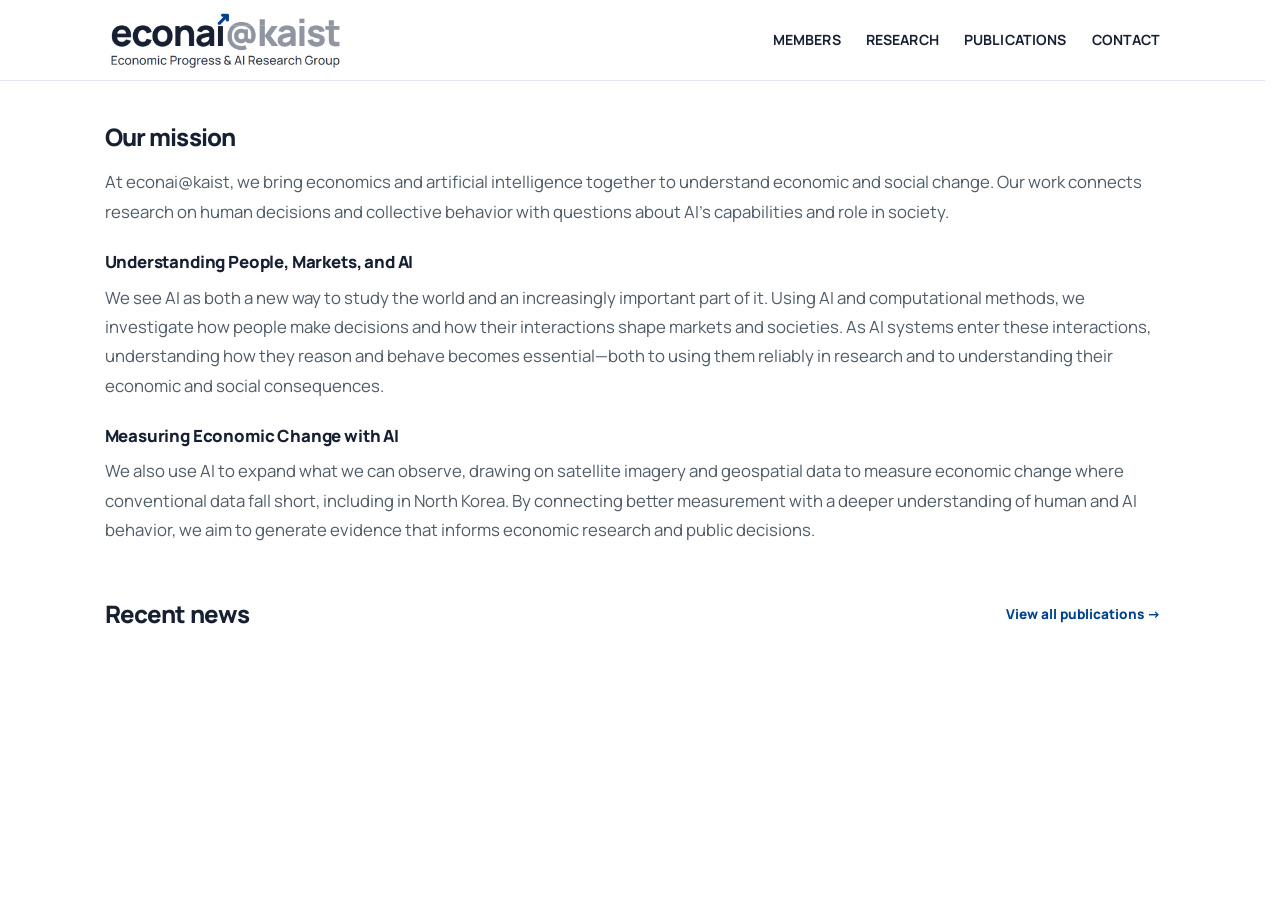
<file: main_site/index.html>
<!doctype html>
<html lang="en">
<head>
  <meta charset="utf-8">
  <meta name="viewport" content="width=device-width, initial-scale=1">
  <link rel="icon" href="favicon.ico?v=20261031-econai" type="image/x-icon" sizes="16x16 32x32 48x48">
  <link rel="icon" href="favicon-32x32.png?v=20261031-econai" type="image/png" sizes="32x32">
  <link rel="icon" href="favicon-16x16.png?v=20261031-econai" type="image/png" sizes="16x16">
  <link rel="apple-touch-icon" href="apple-touch-icon.png?v=20261031-econai" sizes="180x180">
  <link rel="manifest" href="site.webmanifest?v=20261031-econai">
  <meta name="description" content="econai@kaist brings economics and artificial intelligence together to study economic and social change.">
  <title>econai@kaist, Economic Progress and AI Research Group</title>
  <link rel="preconnect" href="https://fonts.googleapis.com">
  <link rel="preconnect" href="https://fonts.gstatic.com" crossorigin>
  <link rel="stylesheet" href="site.css?v=20261031-mission-themes">
</head>
<body class="home-page">
  <a class="skip-link" href="#main-content">Skip to content</a>

  <header class="site-header">
    <div class="container navbar">
      <a class="brand" href="index.html" aria-label="econai@kaist home">
        <img src="img/econai-kaist-logo-transparent.svg" alt="econai@kaist, Economic Progress and AI Research Group" width="768" height="190">
      </a>
      <nav class="desktop-nav" aria-label="Primary navigation">
        <a href="members.html">MEMBERS</a>
        <a href="research.html">RESEARCH</a>
        <a href="publications.html">PUBLICATIONS</a>
        <a href="contact.html">CONTACT</a>
      </nav>
      <details class="mobile-nav">
        <summary>MENU</summary>
        <nav class="mobile-nav-links" aria-label="Mobile navigation">
          <a href="members.html">Members</a>
          <a href="research.html">Research</a>
          <a href="publications.html">Publications</a>
          <a href="contact.html">Contact</a>
        </nav>
      </details>
    </div>
  </header>

  <main id="main-content">
    <section class="home-mission" aria-labelledby="mission-title">
      <div class="container">
        <h1 id="mission-title">Our mission</h1>
        <div class="home-mission-copy">
          <p>At econai@kaist, we bring economics and artificial intelligence together to understand economic and social change. Our work connects research on human decisions and collective behavior with questions about AI’s capabilities and role in society.</p>
          <h2>Understanding People, Markets, and AI</h2>
          <p>We see AI as both a new way to study the world and an increasingly important part of it. Using AI and computational methods, we investigate how people make decisions and how their interactions shape markets and societies. As AI systems enter these interactions, understanding how they reason and behave becomes essential—both to using them reliably in research and to understanding their economic and social consequences.</p>
          <h2>Measuring Economic Change with AI</h2>
          <p>We also use AI to expand what we can observe, drawing on satellite imagery and geospatial data to measure economic change where conventional data fall short, including in North Korea. By connecting better measurement with a deeper understanding of human and AI behavior, we aim to generate evidence that informs economic research and public decisions.</p>
        </div>
      </div>
    </section>

    <section class="home-news" aria-labelledby="news-title">
      <div class="container">
        <div class="section-heading">
          <h2 id="news-title">Recent news</h2>
          <a class="text-link" href="publications.html">View all publications →</a>
        </div>

        <!-- SHEET:HOME_NEWS:START -->

        <!-- SHEET:HOME_NEWS:END -->
      </div>
    </section>
  </main>

  <!-- SITE:FOOTER:START -->

  <!-- SITE:FOOTER:END -->
</body>
</html>
</file>
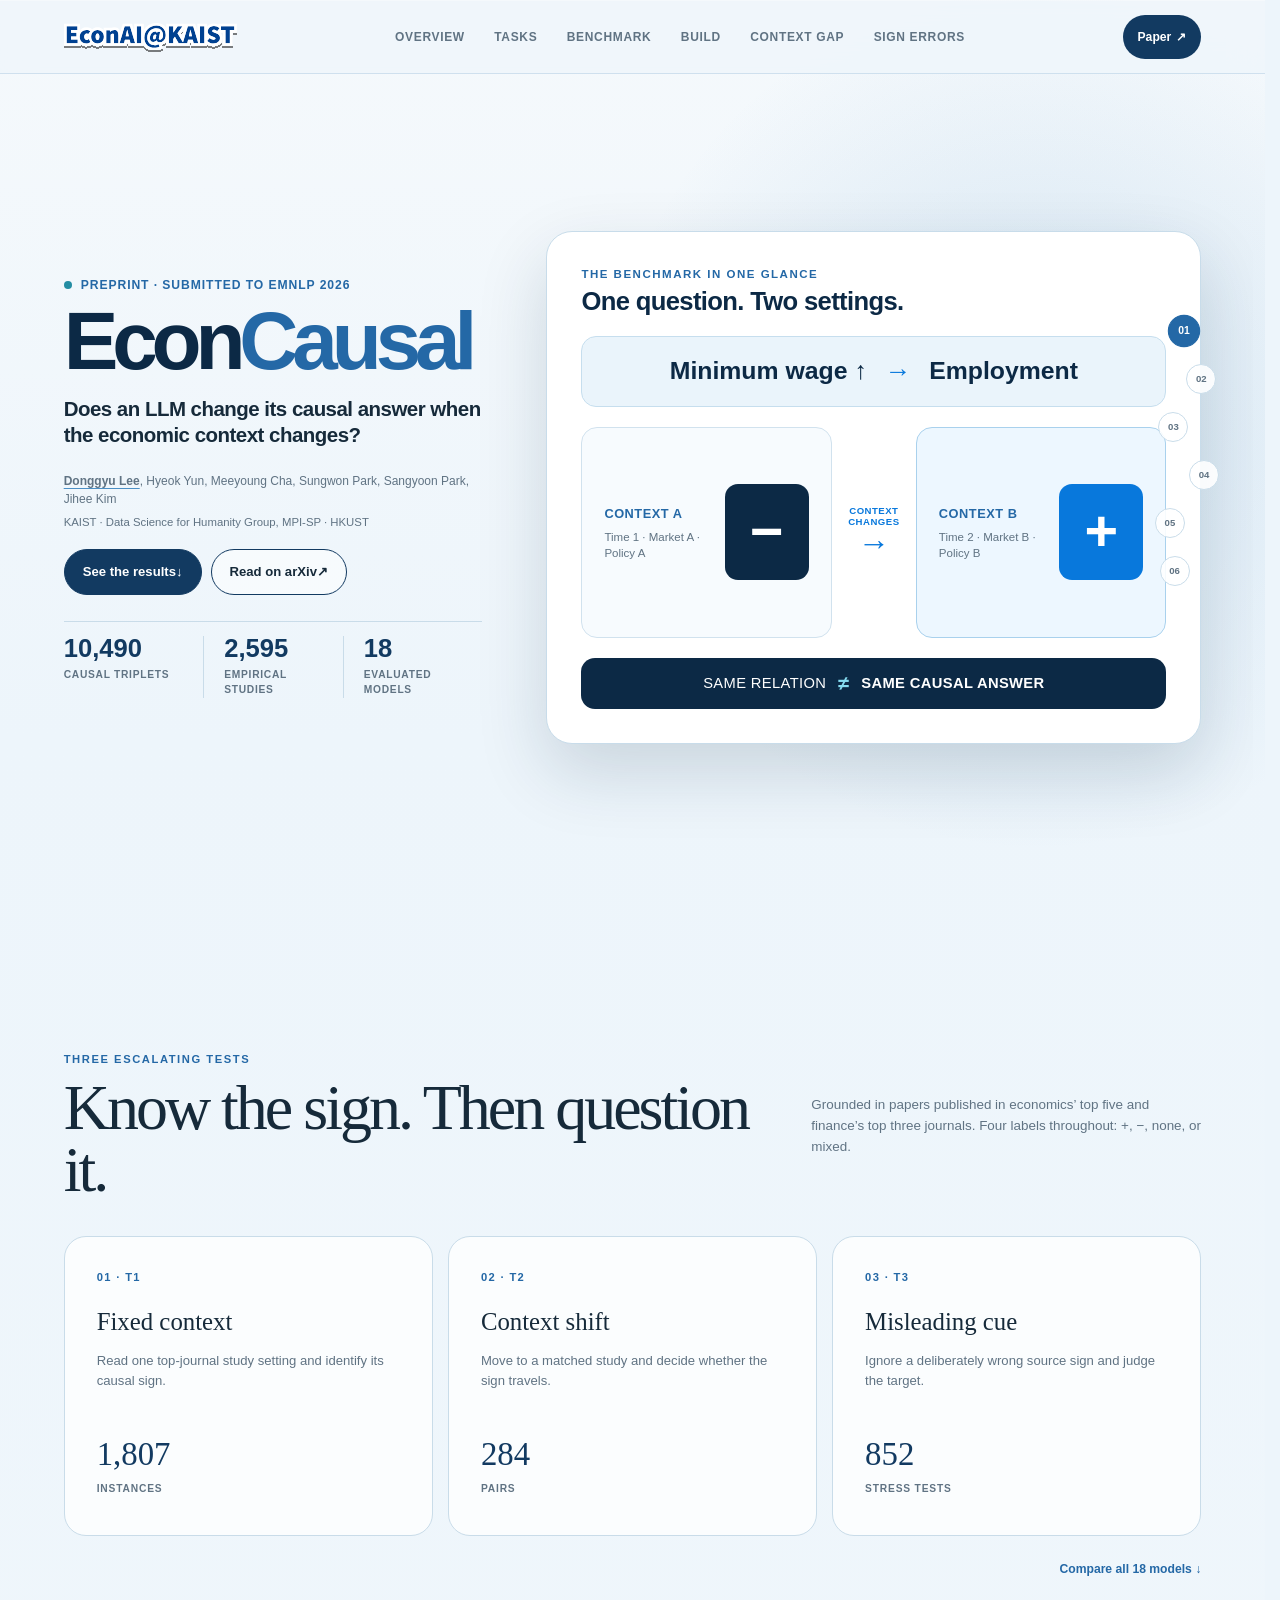
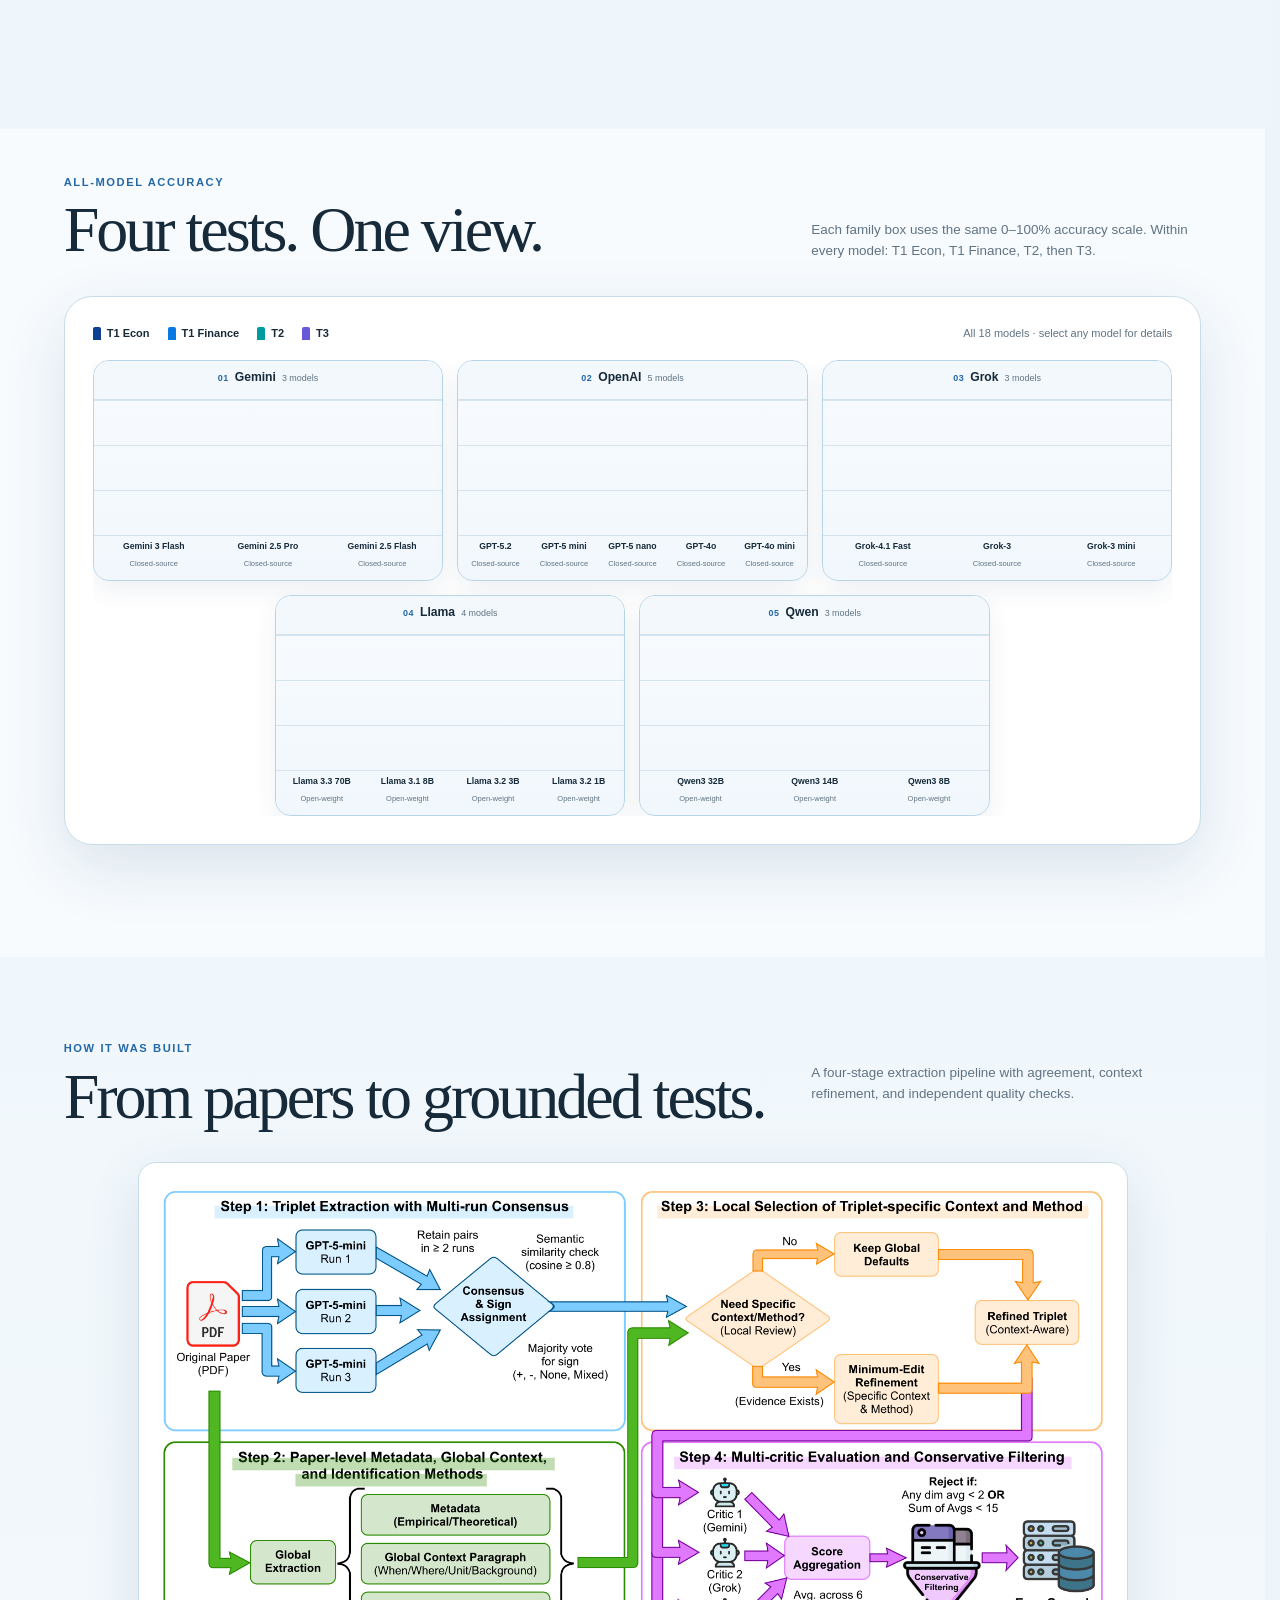
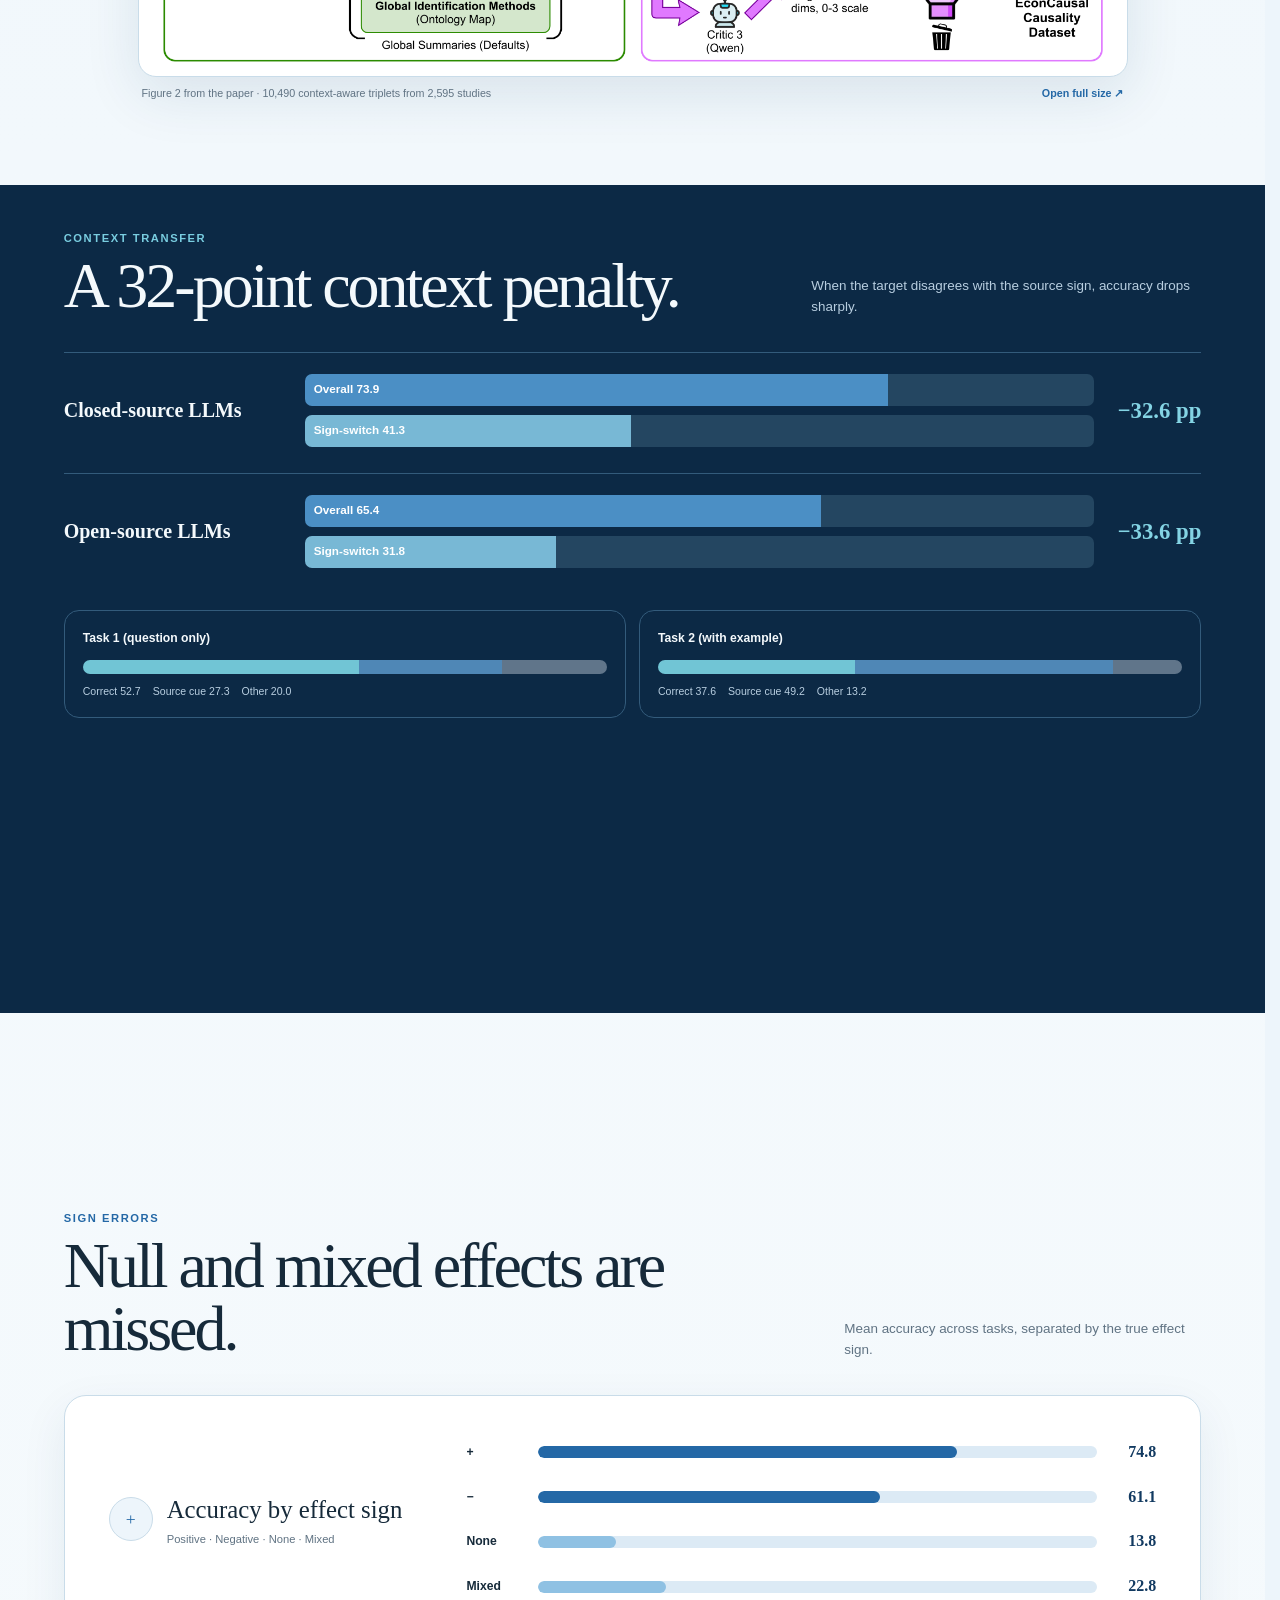
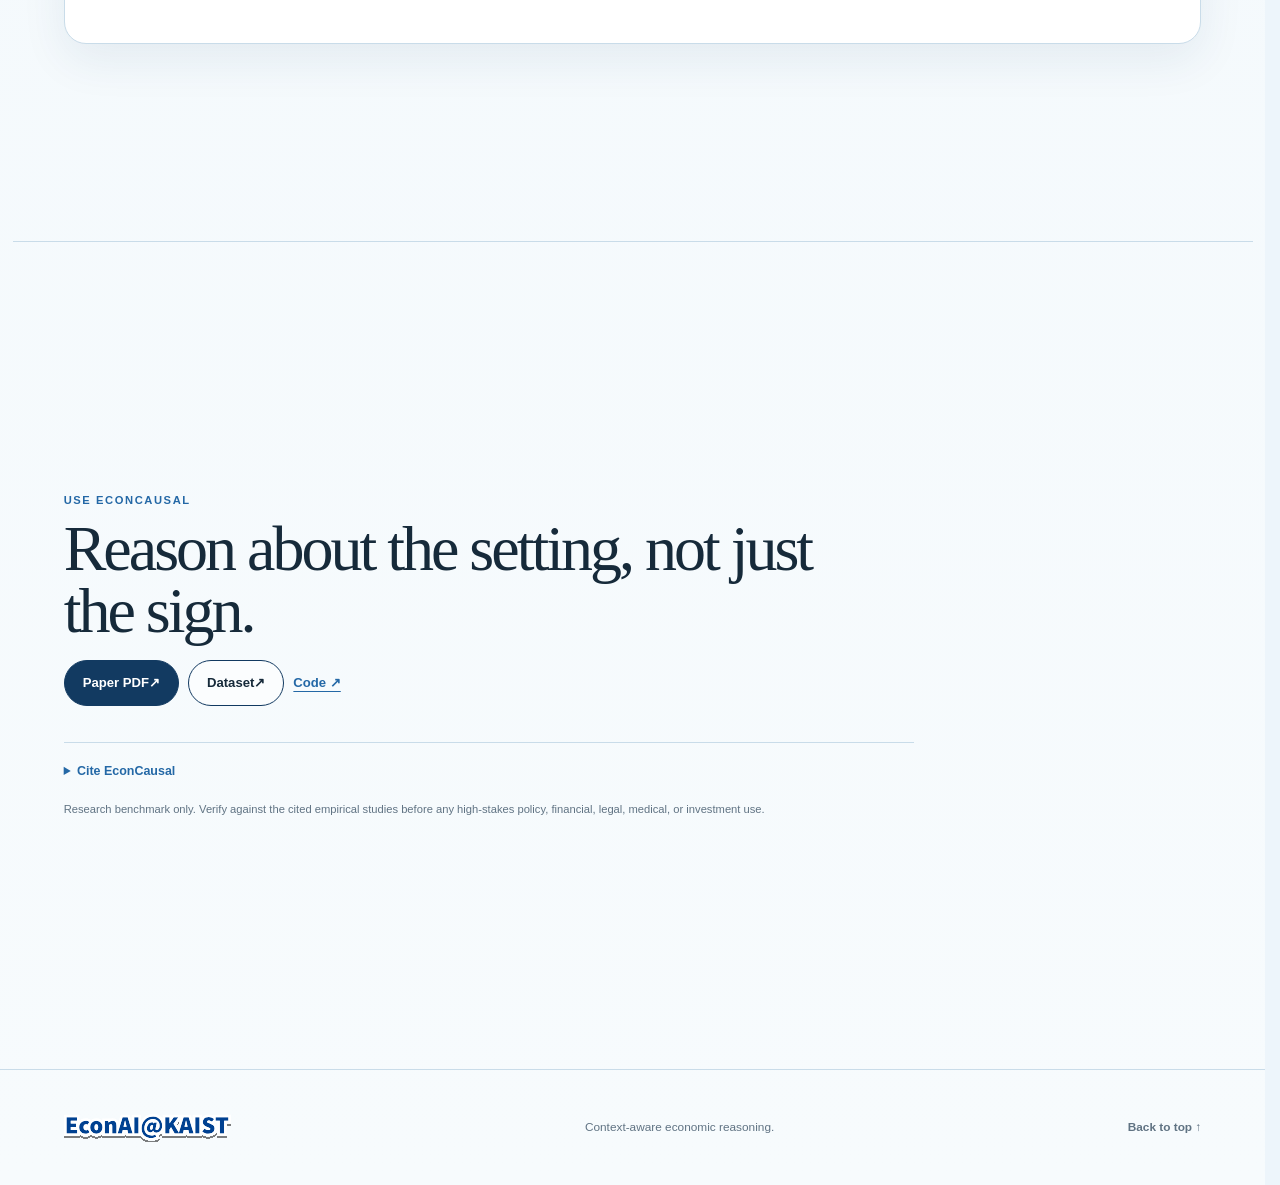
<file: main_site/econcausal/index.html>
<!doctype html>
<html lang="en">
<head>
  <meta charset="utf-8">
  <meta name="viewport" content="width=device-width, initial-scale=1">
  <title>EconCausal: A Context-Aware Economic Reasoning Benchmark for Large Language Models</title>
  <meta name="description" content="EconCausal provides 10,490 context-annotated causal triplets from 2,595 economics and finance studies to evaluate LLM reasoning under context shifts.">
  <meta name="theme-color" content="#edf5fb">
  <link rel="canonical" href="https://econai.kaist.ac.kr/econcausal/">
  <link rel="icon" href="../favicon.ico?v=20261031-econai" type="image/x-icon" sizes="16x16 32x32 48x48">
  <link rel="icon" href="../favicon-32x32.png?v=20261031-econai" type="image/png" sizes="32x32">
  <link rel="icon" href="../favicon-16x16.png?v=20261031-econai" type="image/png" sizes="16x16">
  <link rel="apple-touch-icon" href="../apple-touch-icon.png?v=20261031-econai" sizes="180x180">
  <link rel="manifest" href="../site.webmanifest?v=20261031-econai">
  <link rel="stylesheet" href="styles.css?v=20260819f">

  <meta property="og:type" content="article">
  <meta property="og:site_name" content="econai@kaist">
  <meta property="og:title" content="EconCausal: A Context-Aware Economic Reasoning Benchmark for Large Language Models">
  <meta property="og:description" content="10,490 context-annotated causal triplets for evaluating whether LLM reasoning changes with the economic setting.">
  <meta property="og:url" content="https://econai.kaist.ac.kr/econcausal/">
  <meta property="og:image" content="https://econai.kaist.ac.kr/econcausal/assets/og-card.png">
  <meta property="og:image:alt" content="EconCausal benchmark title card">
  <meta name="twitter:card" content="summary_large_image">
  <meta name="twitter:title" content="EconCausal: A Context-Aware Economic Reasoning Benchmark">
  <meta name="twitter:description" content="Can LLMs revise a causal judgment when the economic context changes?">
  <meta name="twitter:image" content="https://econai.kaist.ac.kr/econcausal/assets/og-card.png">

  <script type="application/ld+json">
  {
    "@context": "https://schema.org",
    "@type": "ScholarlyArticle",
    "headline": "EconCausal: A Context-Aware Economic Reasoning Benchmark for Large Language Models",
    "description": "A benchmark for context-aware causal reasoning in economics and finance.",
    "url": "https://econai.kaist.ac.kr/econcausal/",
    "sameAs": ["https://arxiv.org/abs/2510.07231", "https://doi.org/10.48550/arXiv.2510.07231"],
    "identifier": "arXiv:2510.07231",
    "datePublished": "2025-10-08",
    "dateModified": "2026-05-26",
    "license": "https://creativecommons.org/licenses/by/4.0/",
    "author": [
      {"@type":"Person","name":"Donggyu Lee"},
      {"@type":"Person","name":"Hyeok Yun"},
      {"@type":"Person","name":"Meeyoung Cha"},
      {"@type":"Person","name":"Sungwon Park"},
      {"@type":"Person","name":"Sangyoon Park"},
      {"@type":"Person","name":"Jihee Kim"}
    ]
  }
  </script>
</head>
<body>
  <a class="skip-link" href="#main-content">Skip to content</a>

  <header class="paper-nav">
    <div class="shell nav-inner">
      <a class="lab-brand" href="../" aria-label="econai@kaist home">
        <img src="../img/EconAI@KAIST.svg" alt="econai@kaist, Economic Progress and AI Research Group" width="260" height="64">
      </a>
      <nav class="section-nav" aria-label="Paper sections">
        <a href="#overview">Overview</a>
        <a href="#tasks">Tasks</a>
        <a href="#benchmark">Benchmark</a>
        <a href="#construction">Build</a>
        <a href="#transfer">Context gap</a>
        <a href="#diagnostics">Sign errors</a>
      </nav>
      <a class="nav-paper" href="https://arxiv.org/abs/2510.07231" target="_blank" rel="noopener">Paper <span aria-hidden="true">↗</span></a>
    </div>
  </header>

  <nav class="scene-nav" aria-label="Page progress">
    <a href="#overview" data-scene-link="overview"><span>01</span><b>Overview</b></a>
    <a href="#tasks" data-scene-link="tasks"><span>02</span><b>Tasks</b></a>
    <a href="#benchmark" data-scene-link="benchmark"><span>03</span><b>Benchmark</b></a>
    <a href="#construction" data-scene-link="construction"><span>04</span><b>Build</b></a>
    <a href="#transfer" data-scene-link="transfer"><span>05</span><b>Context gap</b></a>
    <a href="#diagnostics" data-scene-link="diagnostics"><span>06</span><b>Sign errors</b></a>
  </nav>

  <main id="main-content">
    <section id="overview" class="hero scene shell" data-scene="overview" aria-labelledby="paper-title">
      <div class="hero-stage">
        <div class="hero-copy">
          <p class="venue-badge"><span aria-hidden="true"></span>Preprint · Submitted to EMNLP 2026</p>
          <h1 id="paper-title"><span>Econ</span><strong>Causal</strong></h1>
          <p class="hero-deck">Does an LLM change its causal answer when the economic context changes?</p>
          <p class="authors"><a href="https://donggyu-lee1.github.io" target="_blank" rel="noopener"><strong>Donggyu Lee</strong></a>, Hyeok Yun, Meeyoung Cha, Sungwon Park, Sangyoon Park, Jihee Kim</p>
          <p class="affiliations">KAIST · Data Science for Humanity Group, MPI-SP · HKUST</p>
          <div class="hero-actions" aria-label="Paper resources">
            <a class="button primary" href="#benchmark">See the results <span aria-hidden="true">↓</span></a>
            <a class="button secondary" href="https://arxiv.org/abs/2510.07231" target="_blank" rel="noopener">Read on arXiv <span aria-hidden="true">↗</span></a>
          </div>
          <dl class="hero-stats" aria-label="Benchmark scale">
            <div><dt data-stat="triplets">10,490</dt><dd>causal triplets</dd></div>
            <div><dt data-stat="papers">2,595</dt><dd>empirical studies</dd></div>
            <div><dt data-stat="models">18</dt><dd>evaluated models</dd></div>
          </dl>
        </div>
        <figure class="hero-concept" aria-label="The same causal relation can have a different sign in a new economic context">
          <header>
            <span>THE BENCHMARK IN ONE GLANCE</span>
            <strong>One question. Two settings.</strong>
          </header>
          <div class="concept-relation"><b>Minimum wage ↑</b><i aria-hidden="true">→</i><b>Employment</b></div>
          <div class="context-comparison">
            <article>
              <div><strong>Context A</strong><p>Time 1 · Market A · Policy A</p></div>
              <b aria-label="Negative causal sign">−</b>
            </article>
            <span class="context-shift"><small>context changes</small><b aria-hidden="true">→</b></span>
            <article>
              <div><strong>Context B</strong><p>Time 2 · Market B · Policy B</p></div>
              <b aria-label="Positive causal sign">+</b>
            </article>
          </div>
          <figcaption><span>Same relation</span><b>≠</b><strong>same causal answer</strong></figcaption>
        </figure>
      </div>
    </section>

    <section id="tasks" class="section scene shell task-section" data-scene="tasks" aria-labelledby="tasks-heading">
      <div class="section-heading compact">
        <div><p class="kicker">Three escalating tests</p><h2 id="tasks-heading">Know the sign. Then question it.</h2></div>
        <p class="section-note">Grounded in papers published in economics’ top five and finance’s top three journals. Four labels throughout: +, −, none, or mixed.</p>
      </div>
      <div class="task-rail">
        <article class="task-card"><span>01 · T1</span><h3>Fixed context</h3><p>Read one top-journal study setting and identify its causal sign.</p><strong data-task-count="task1">1,807</strong><small>instances</small></article>
        <article class="task-card"><span>02 · T2</span><h3>Context shift</h3><p>Move to a matched study and decide whether the sign travels.</p><strong data-task-count="task2">284</strong><small>pairs</small></article>
        <article class="task-card"><span>03 · T3</span><h3>Misleading cue</h3><p>Ignore a deliberately wrong source sign and judge the target.</p><strong data-task-count="task3">852</strong><small>stress tests</small></article>
      </div>
      <a class="scene-next" href="#benchmark">Compare all 18 models <span aria-hidden="true">↓</span></a>
    </section>

    <section id="benchmark" class="section scene benchmark-section" data-scene="benchmark" aria-labelledby="benchmark-heading">
      <div class="shell">
        <div class="section-heading">
          <div>
            <p class="kicker">All-model accuracy</p>
            <h2 id="benchmark-heading">Four tests. One view.</h2>
          </div>
          <p class="section-note">Each family box uses the same 0–100% accuracy scale. Within every model: T1 Econ, T1 Finance, T2, then T3.</p>
        </div>

        <div class="benchmark-card">
          <div class="benchmark-topline">
            <div class="chart-legend" aria-label="Task legend">
              <span><i class="task-color task1-econ"></i>T1 Econ</span>
              <span><i class="task-color task1-finance"></i>T1 Finance</span>
              <span><i class="task-color task2"></i>T2</span>
              <span><i class="task-color task3"></i>T3</span>
            </div>
            <p>All 18 models · select any model for details</p>
          </div>
          <div class="benchmark-plot">
            <div id="family-chart" class="family-chart" aria-label="Accuracy for all 18 models, grouped into five model-family boxes on a shared 0 to 100 percent scale">
              <p class="empty-state">Loading all-model benchmark…</p>
            </div>
          </div>
        </div>
      </div>
    </section>

    <section id="construction" class="section scene shell construction-section" data-scene="construction" aria-labelledby="construction-heading">
      <div class="section-heading compact">
        <div><p class="kicker">How it was built</p><h2 id="construction-heading">From papers to grounded tests.</h2></div>
        <p class="section-note">A four-stage extraction pipeline with agreement, context refinement, and independent quality checks.</p>
      </div>
      <figure class="paper-pipeline">
        <a href="assets/figure-2-pipeline.png" target="_blank" rel="noopener" aria-label="Open Figure 2 from the EconCausal paper at full resolution">
          <img src="assets/figure-2-pipeline.png" width="1760" height="900" alt="Figure 2 from the EconCausal paper: four-stage dataset extraction pipeline from PDF papers through consensus extraction, global context and method extraction, local refinement, and multi-critic filtering.">
        </a>
        <figcaption><span>Figure 2 from the paper · 10,490 context-aware triplets from 2,595 studies</span><strong>Open full size ↗</strong></figcaption>
      </figure>
    </section>

    <section id="transfer" class="section scene section-tint" data-scene="transfer" aria-labelledby="transfer-heading">
      <div class="shell">
        <div class="section-heading">
          <div><p class="kicker">Context transfer</p><h2 id="transfer-heading">A 32-point context penalty.</h2></div>
          <p class="section-note">When the target disagrees with the source sign, accuracy drops sharply.</p>
        </div>
        <div id="transfer-chart" class="transfer-chart">
          <article class="transfer-row"><strong>Closed-source</strong><div><span style="--value:73.9%">Overall 73.9</span><span style="--value:41.3%">Sign-switch 41.3</span></div><b>−32.6 pp</b></article>
          <article class="transfer-row"><strong>Open-weight</strong><div><span style="--value:65.4%">Overall 65.4</span><span style="--value:31.8%">Sign-switch 31.8</span></div><b>−33.6 pp</b></article>
        </div>
        <div id="transfer-distribution" class="distribution-strip" aria-label="Prediction distribution"></div>
      </div>
    </section>

    <section id="diagnostics" class="section scene shell" data-scene="diagnostics" aria-labelledby="diagnostics-heading">
      <div class="section-heading">
        <div><p class="kicker">Sign errors</p><h2 id="diagnostics-heading">Null and mixed effects are missed.</h2></div>
        <p class="section-note">Mean accuracy across tasks, separated by the true effect sign.</p>
      </div>
      <article class="diagnostic-card sign-diagnostic">
        <header><span>+</span><div><h3>Accuracy by effect sign</h3><p>Positive · Negative · None · Mixed</p></div></header>
        <div id="sign-chart" class="sign-chart">
          <div><span>None</span><i><b style="--value:13.83%"></b></i><strong>13.8</strong></div>
          <div><span>Mixed</span><i><b style="--value:22.82%"></b></i><strong>22.8</strong></div>
        </div>
      </article>
    </section>

    <section class="closing scene shell" aria-labelledby="closing-heading">
      <p class="kicker">Use EconCausal</p>
      <h2 id="closing-heading">Reason about the setting, not just the sign.</h2>
      <div class="closing-actions">
        <a class="button primary" href="https://arxiv.org/pdf/2510.07231" target="_blank" rel="noopener">Paper PDF <span aria-hidden="true">↗</span></a>
        <a class="button secondary" href="https://huggingface.co/datasets/qwqw3535/econcausal-benchmark" target="_blank" rel="noopener">Dataset <span aria-hidden="true">↗</span></a>
        <a class="text-link" href="https://github.com/econaikaist/econcausal-benchmark" target="_blank" rel="noopener">Code ↗</a>
      </div>
      <details class="citation">
        <summary>Cite EconCausal</summary>
        <pre id="bibtex">@misc{lee2026econcausalcontextawareeconomicreasoning,
  title={EconCausal: A Context-Aware Economic Reasoning Benchmark for Large Language Models},
  author={Lee, Donggyu and Yun, Hyeok and Cha, Meeyoung and Park, Sungwon and Park, Sangyoon and Kim, Jihee},
  year={2026}, eprint={2510.07231}, archivePrefix={arXiv}, primaryClass={cs.CL},
  url={https://arxiv.org/abs/2510.07231}
}</pre>
      </details>
      <p class="research-note">Research benchmark only. Verify against the cited empirical studies before any high-stakes policy, financial, legal, medical, or investment use.</p>
    </section>
  </main>

  <div id="chart-tooltip" class="chart-tooltip" role="tooltip" hidden></div>

  <dialog id="model-detail-dialog" class="model-dialog" aria-labelledby="model-detail-title">
    <div class="dialog-shell">
      <header>
        <div><p id="model-detail-meta" class="kicker">Model</p><h2 id="model-detail-title">Model scorecard</h2></div>
        <button type="button" class="dialog-close" data-dialog-close aria-label="Close model details">×</button>
      </header>
      <div id="model-detail-body" class="dialog-body"></div>
    </div>
  </dialog>

  <noscript><p class="noscript-note">Enable JavaScript to load the all-model chart and model details.</p></noscript>

  <footer class="paper-footer">
    <div class="shell footer-inner">
      <a href="../" aria-label="econai@kaist home"><img src="../img/EconAI@KAIST.svg" alt="econai@kaist, Economic Progress and AI Research Group" width="260" height="64"></a>
      <p>Context-aware economic reasoning.</p>
      <a href="#main-content">Back to top ↑</a>
    </div>
  </footer>

  <script src="script.js?v=20260819f" defer></script>
</body>
</html>
</file>
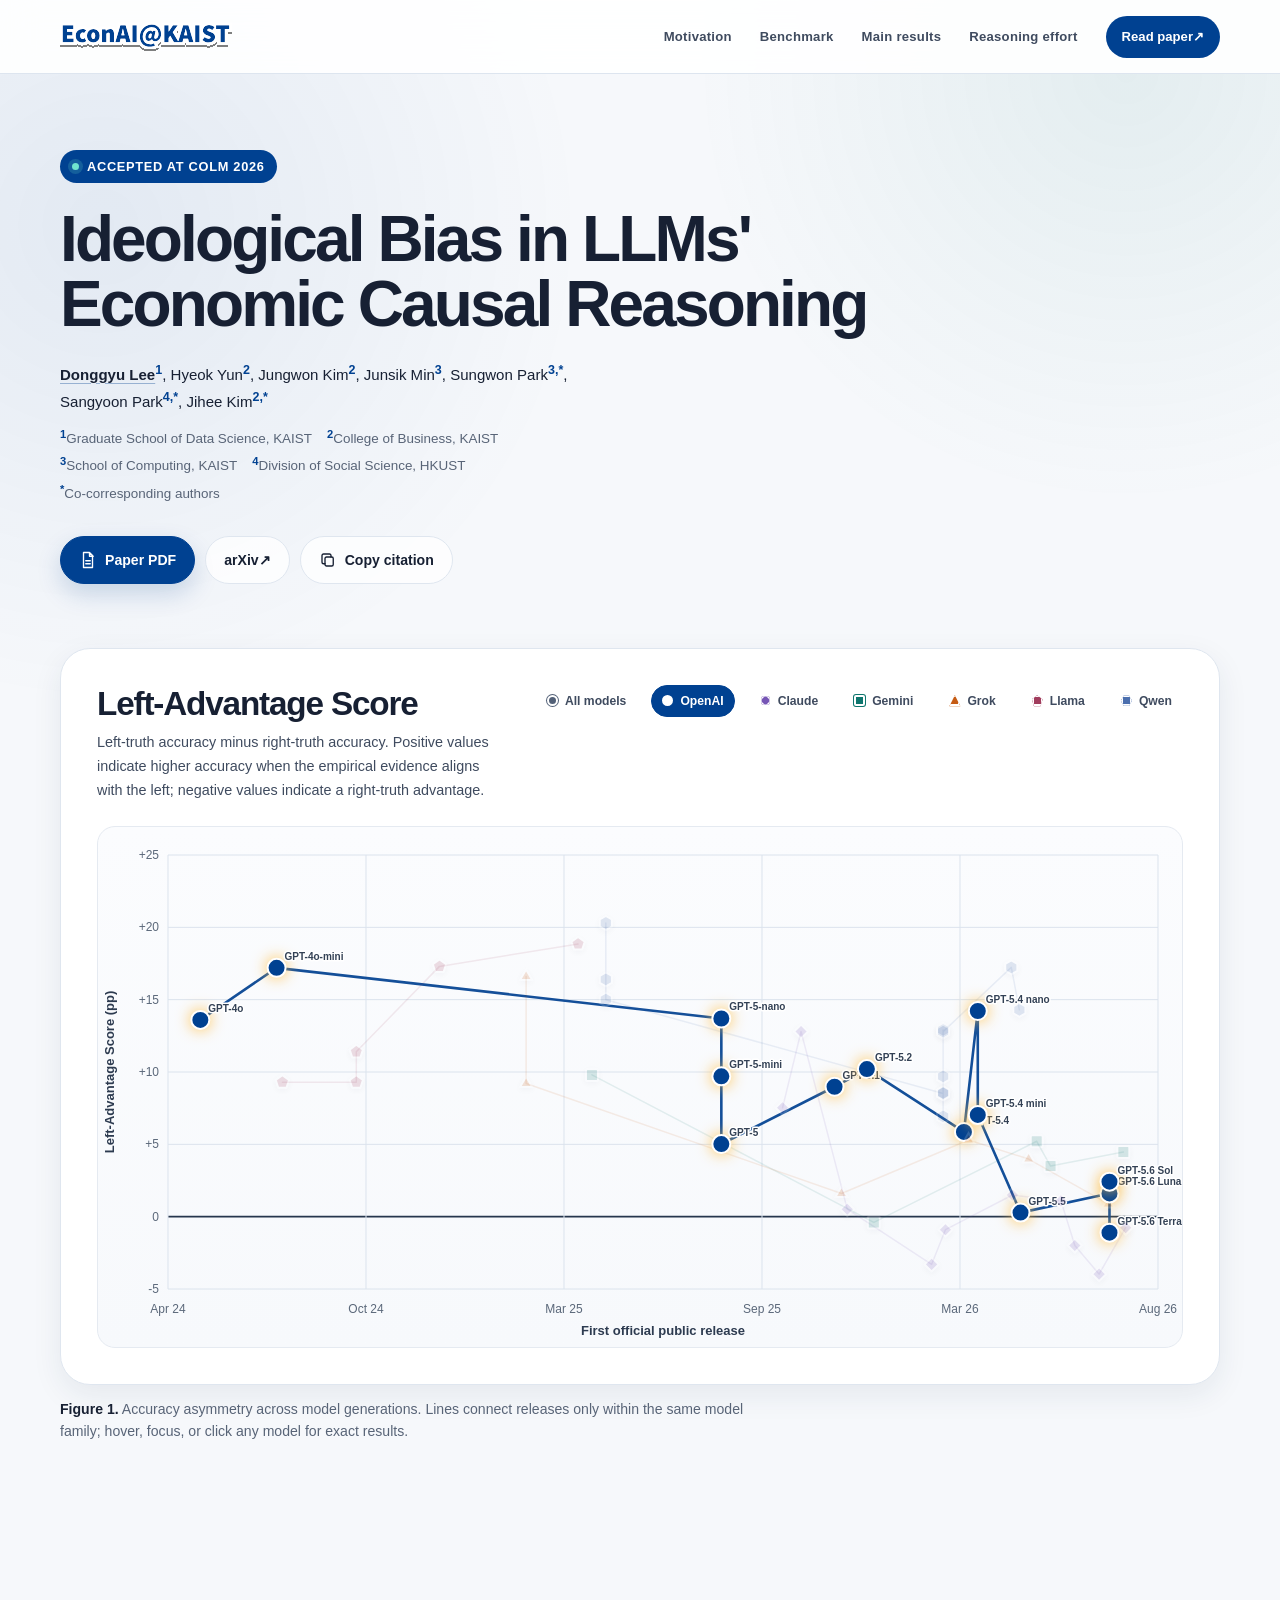
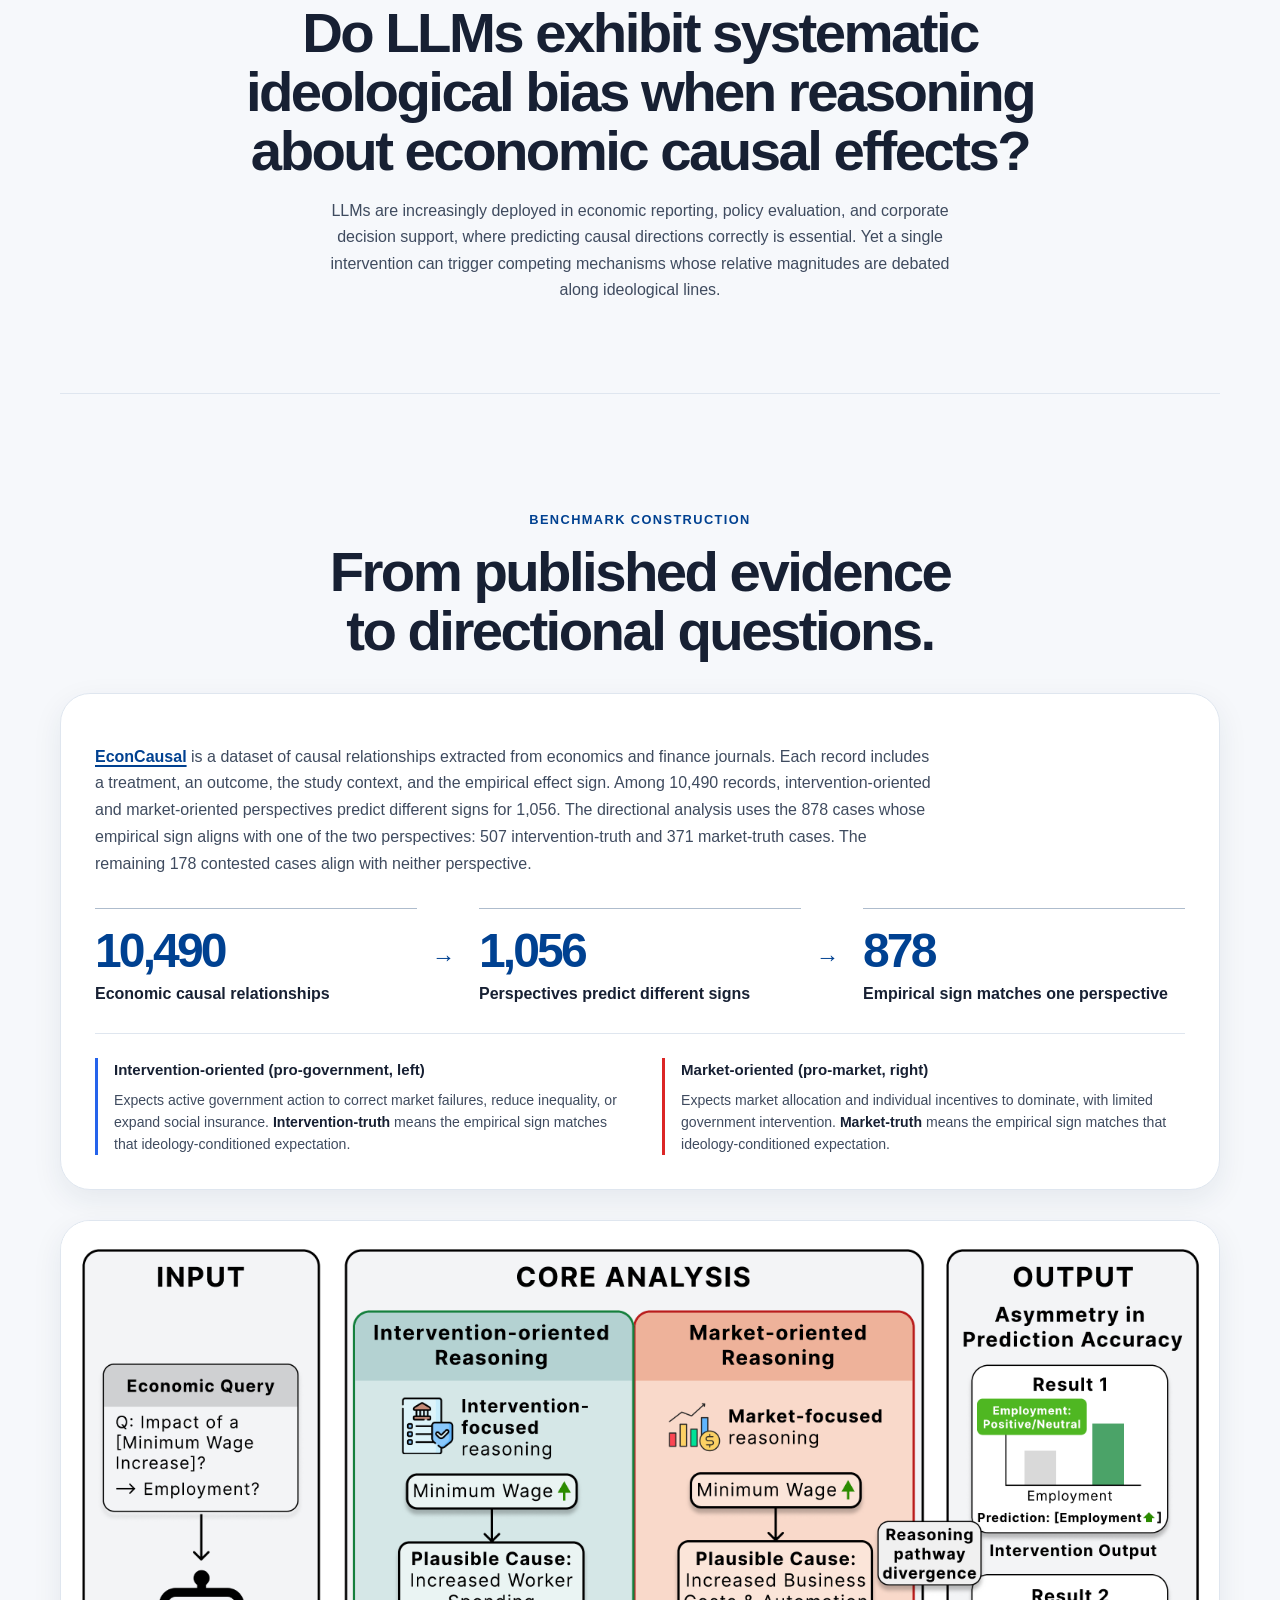
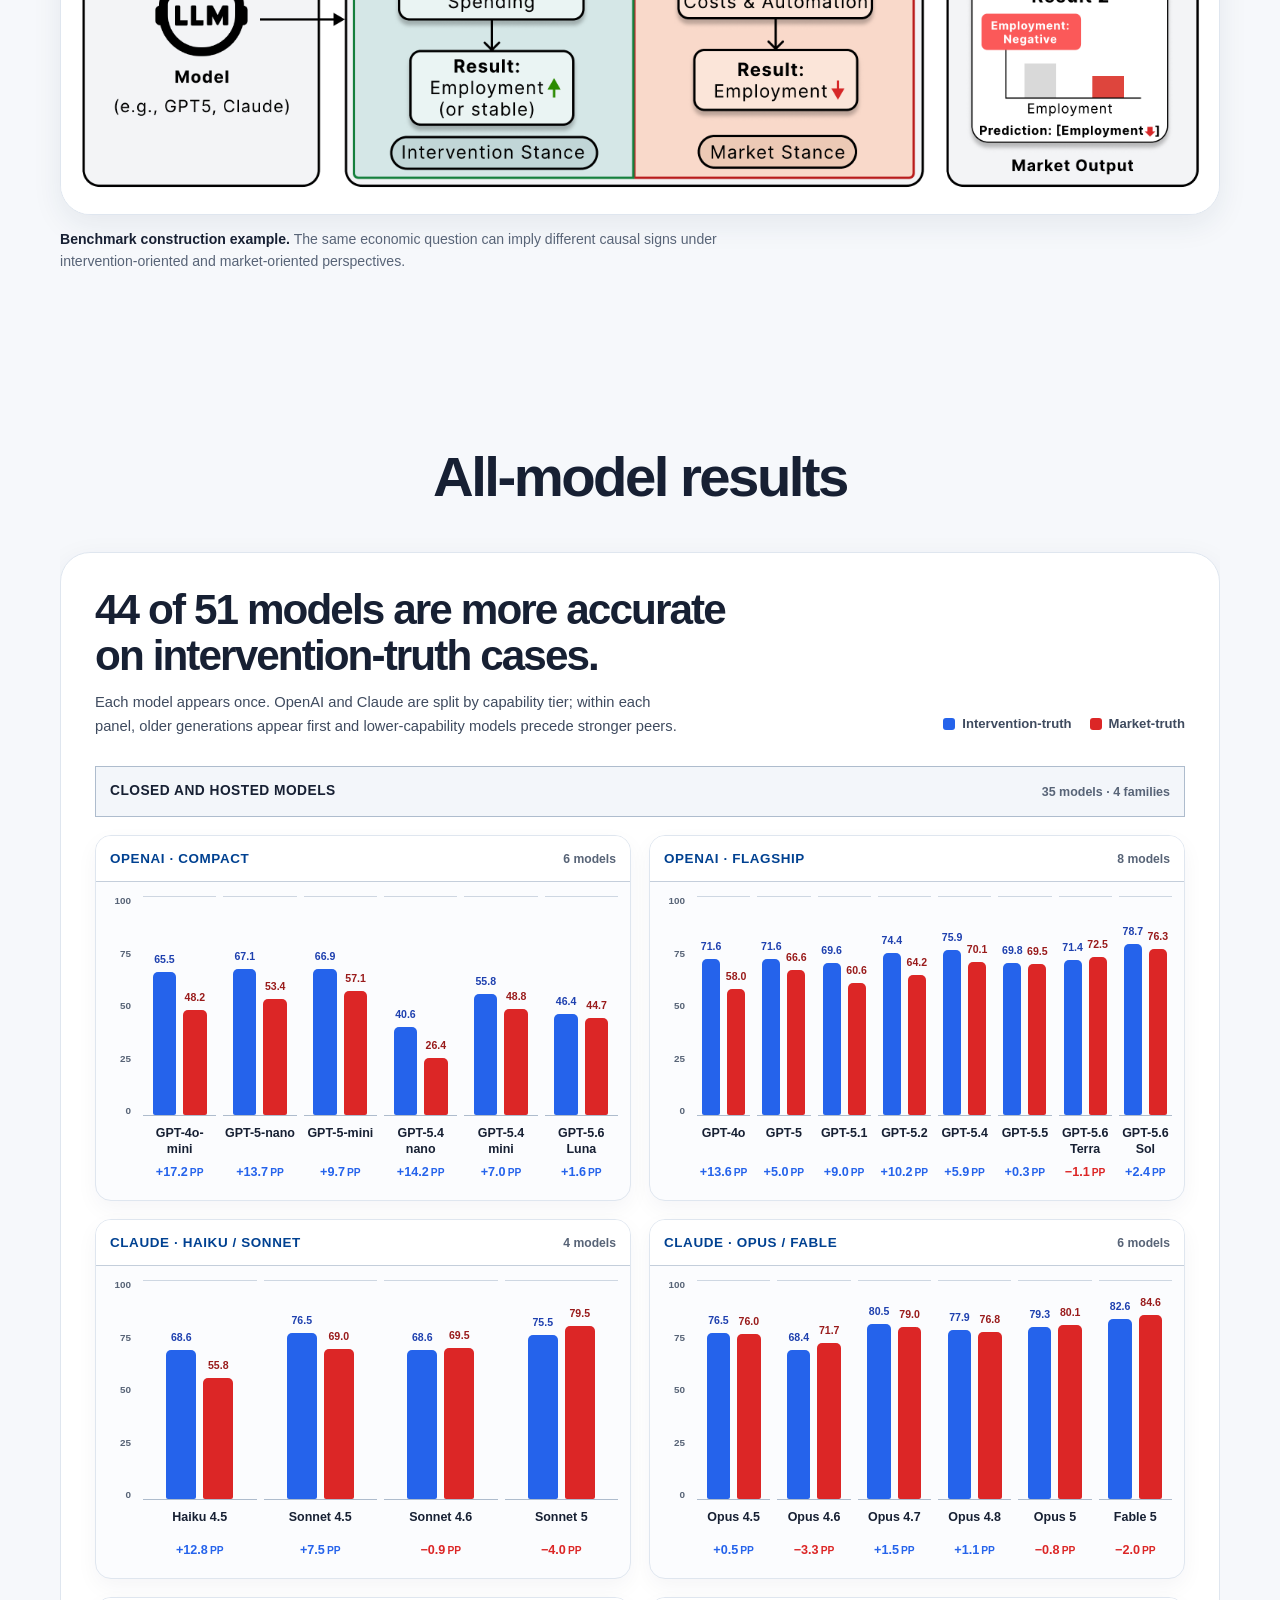
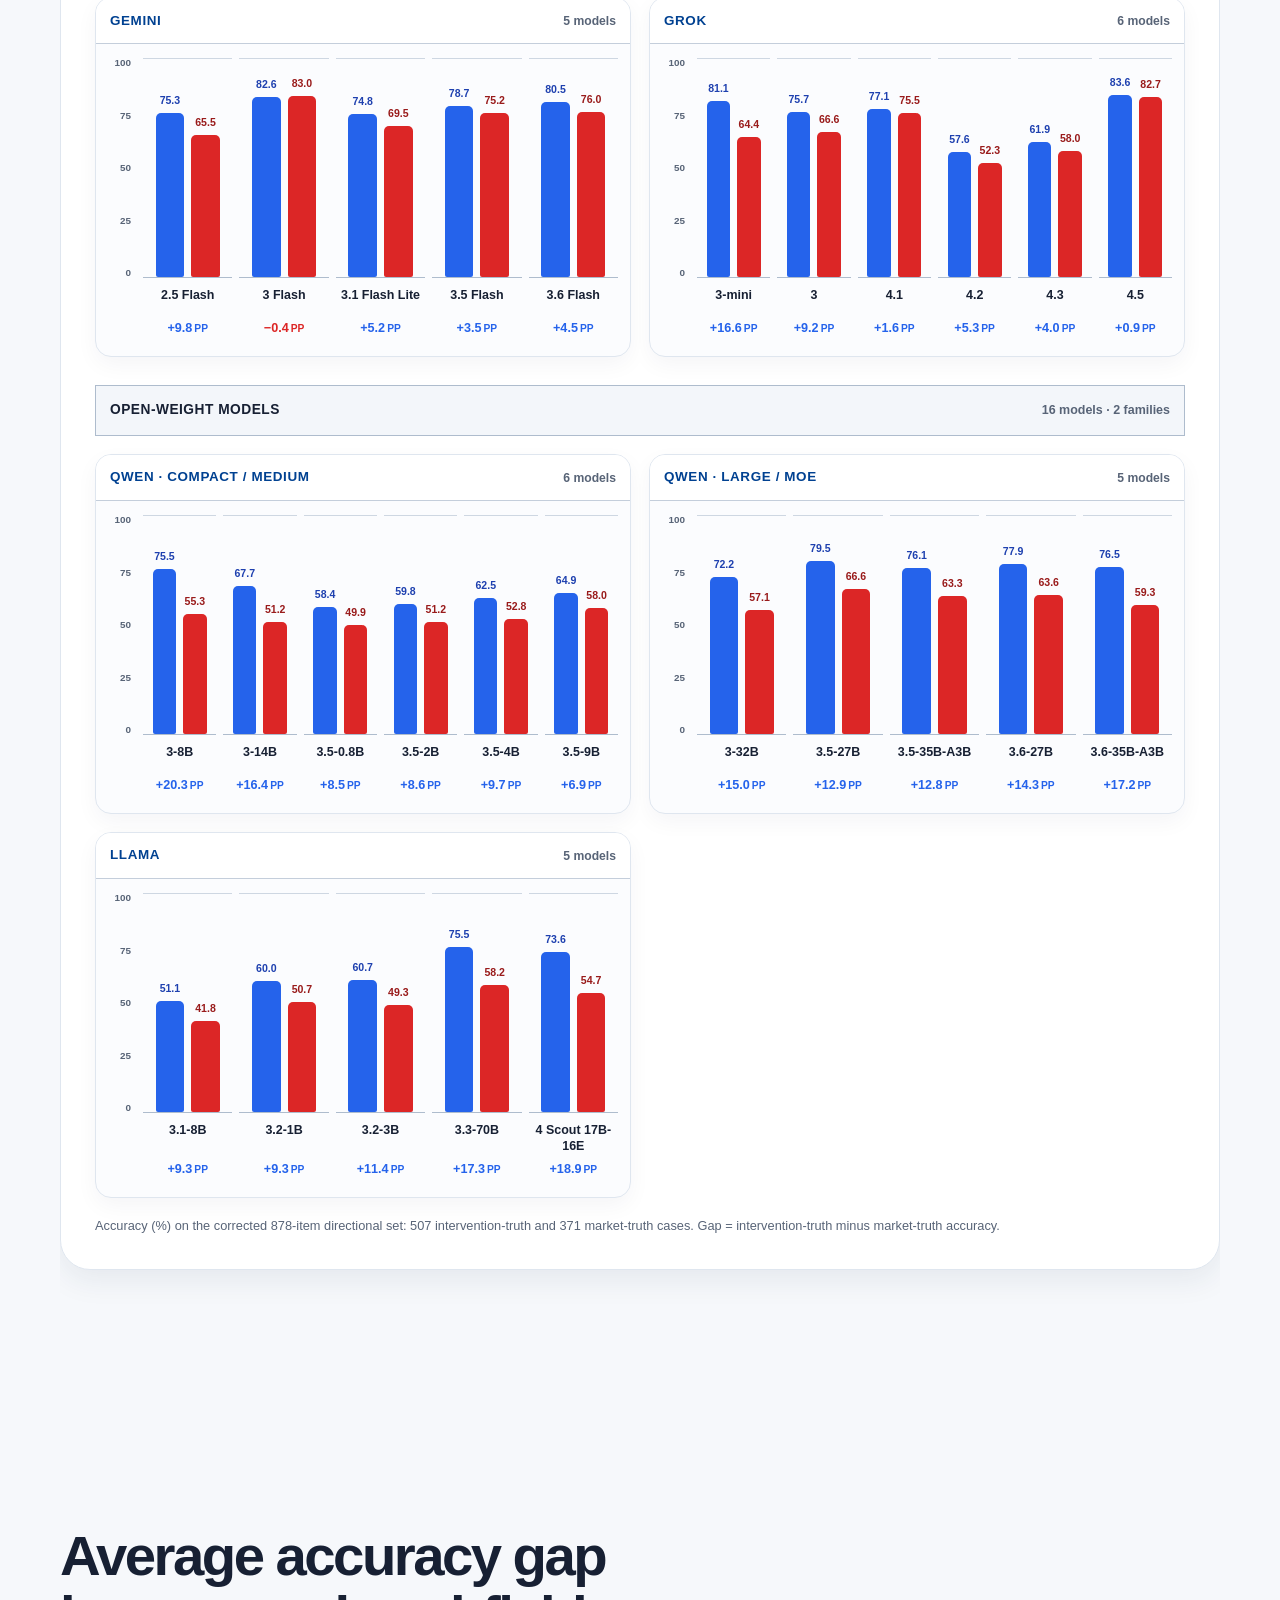
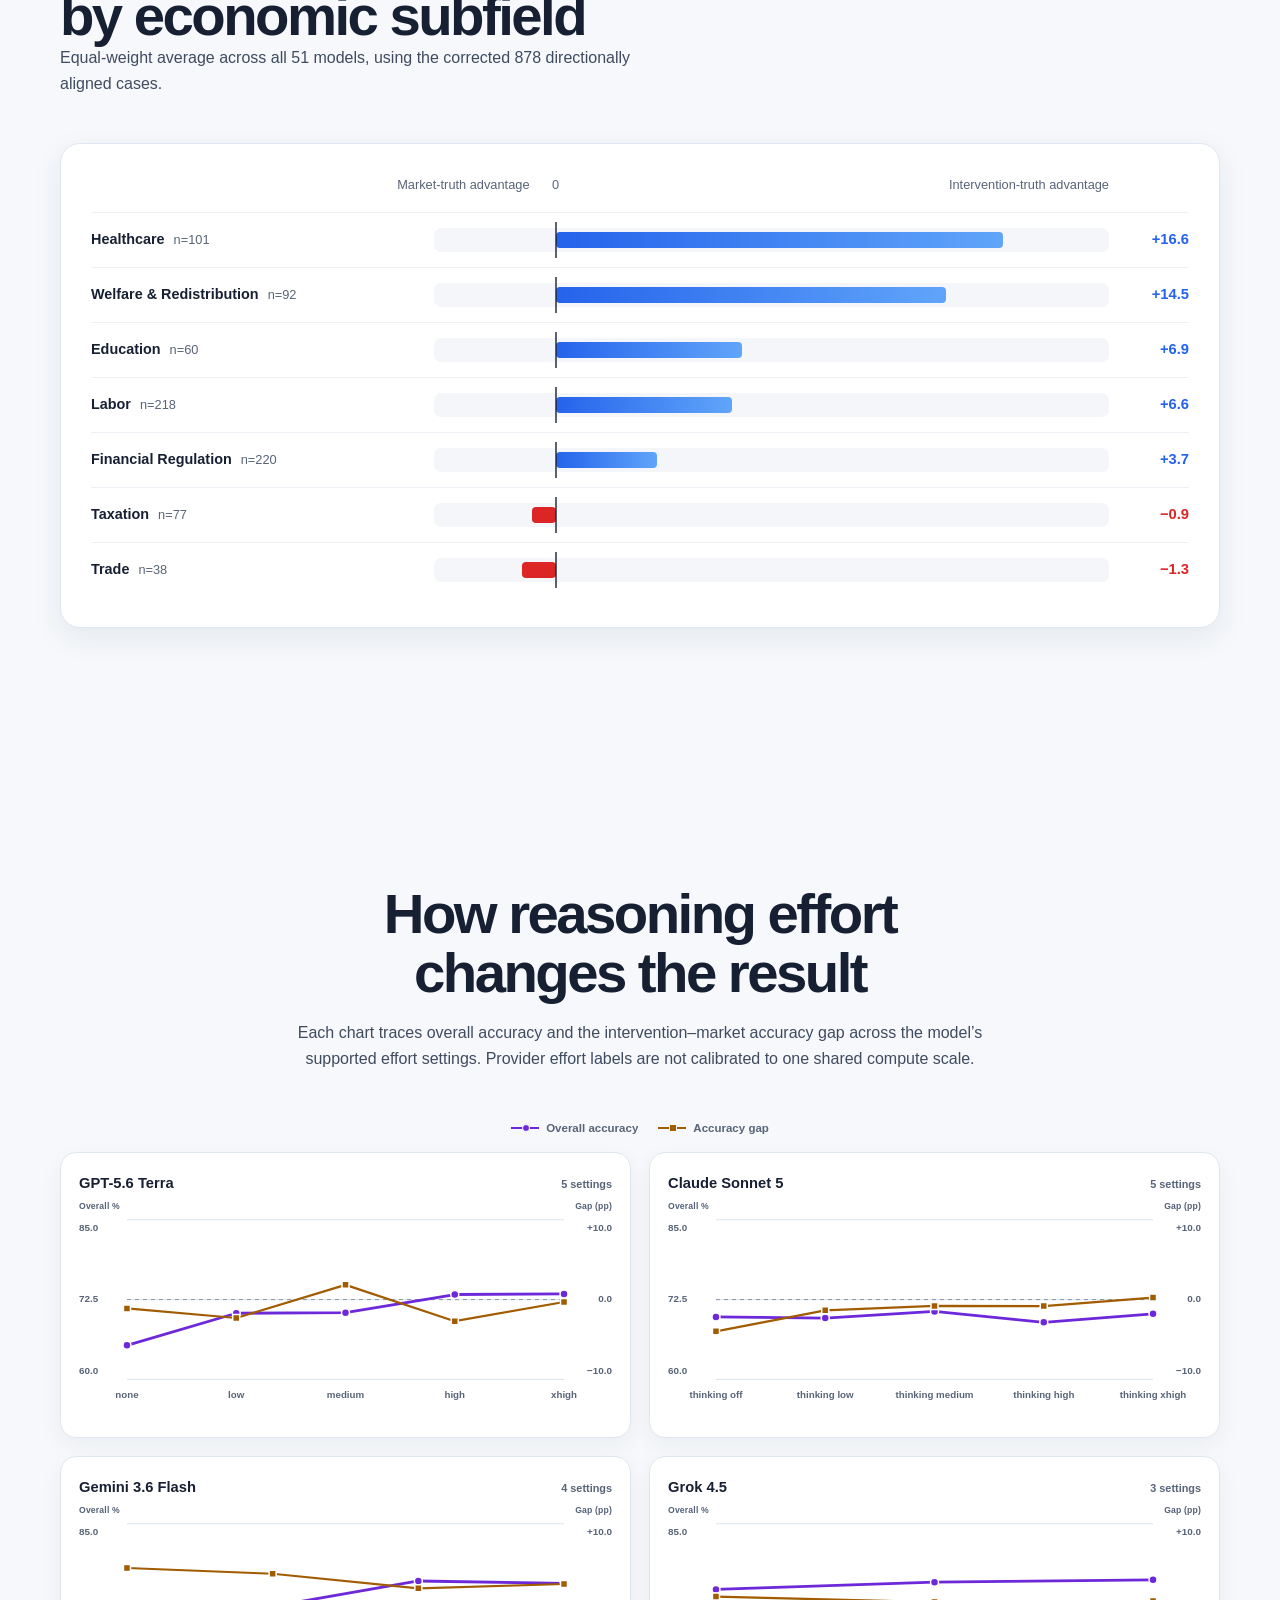
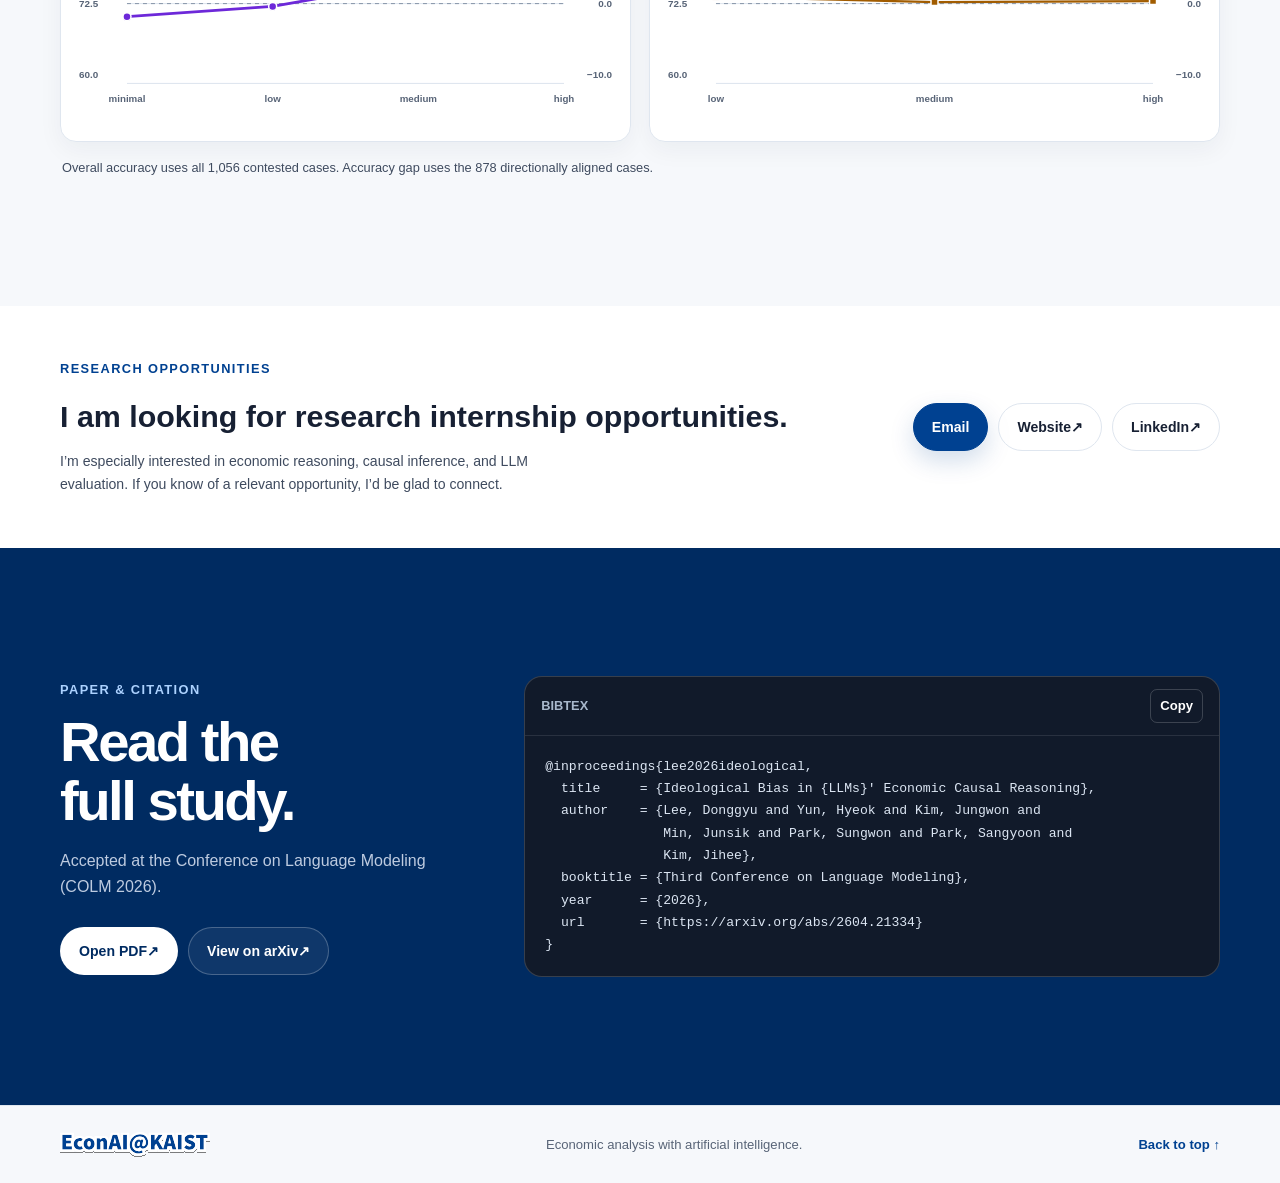
<file: main_site/ideological-bias-in-llms/index.html>
<!DOCTYPE html>
<html lang="en">
<head>
    <meta charset="utf-8">
    <meta name="viewport" content="width=device-width, initial-scale=1">
    <title>Ideological Bias in LLMs' Economic Causal Reasoning</title>
    <meta name="description" content="COLM 2026 paper with updated all-model accuracy results and an interactive reasoning-effort analysis of ideological asymmetry in LLM economic causal reasoning.">
    <meta name="theme-color" content="#003b7a">
    <link rel="canonical" href="https://econai.kaist.ac.kr/ideological-bias-in-llms/">

    <meta property="og:type" content="article">
    <meta property="og:site_name" content="econai@kaist">
    <meta property="og:title" content="Ideological Bias in LLMs' Economic Causal Reasoning">
    <meta property="og:description" content="A direction-aware evaluation of ideological asymmetry in economic causal reasoning, with updated all-model and reasoning-effort results. Accepted at COLM 2026.">
    <meta property="og:url" content="https://econai.kaist.ac.kr/ideological-bias-in-llms/">
    <meta property="og:image" content="https://econai.kaist.ac.kr/ideological-bias-in-llms/assets/og-card.png">
    <meta property="og:image:width" content="1200">
    <meta property="og:image:height" content="630">
    <meta property="og:image:alt" content="Title card for Ideological Bias in LLMs' Economic Causal Reasoning, accepted at COLM 2026">
    <meta name="twitter:card" content="summary_large_image">
    <meta name="twitter:title" content="Ideological Bias in LLMs' Economic Causal Reasoning">
    <meta name="twitter:description" content="Direction-aware evaluation of economic causal reasoning, including updated all-model and reasoning-effort results.">
    <meta name="twitter:image" content="https://econai.kaist.ac.kr/ideological-bias-in-llms/assets/og-card.png">

    <link rel="icon" href="../favicon.ico?v=20261031-econai" type="image/x-icon" sizes="16x16 32x32 48x48">
    <link rel="icon" href="../favicon-32x32.png?v=20261031-econai" type="image/png" sizes="32x32">
    <link rel="icon" href="../favicon-16x16.png?v=20261031-econai" type="image/png" sizes="16x16">
    <link rel="apple-touch-icon" href="../apple-touch-icon.png?v=20261031-econai" sizes="180x180">
    <link rel="manifest" href="../site.webmanifest?v=20261031-econai">
    <link rel="stylesheet" href="styles.css?v=20260813c">

    <script type="application/ld+json">
    {
      "@context": "https://schema.org",
      "@type": "ScholarlyArticle",
      "headline": "Ideological Bias in LLMs' Economic Causal Reasoning",
      "description": "A direction-aware evaluation of ideological asymmetry in LLM economic causal reasoning, with updated all-model and reasoning-effort results.",
      "url": "https://econai.kaist.ac.kr/ideological-bias-in-llms/",
      "sameAs": "https://arxiv.org/abs/2604.21334",
      "identifier": "arXiv:2604.21334",
      "datePublished": "2026",
      "isPartOf": {
        "@type": "Event",
        "name": "Conference on Language Modeling 2026"
      },
      "author": [
        {"@type": "Person", "name": "Donggyu Lee"},
        {"@type": "Person", "name": "Hyeok Yun"},
        {"@type": "Person", "name": "Jungwon Kim"},
        {"@type": "Person", "name": "Junsik Min"},
        {"@type": "Person", "name": "Sungwon Park"},
        {"@type": "Person", "name": "Sangyoon Park"},
        {"@type": "Person", "name": "Jihee Kim"}
      ]
    }
    </script>
</head>
<body>
    <a class="skip-link" href="#main-content">Skip to content</a>

    <header class="paper-nav">
        <div class="nav-shell">
            <a class="lab-brand" href="../" aria-label="econai@kaist home">
                <img src="../img/EconAI@KAIST.svg" alt="econai@kaist, Economic Progress and AI Research Group" width="260" height="64">
            </a>
            <nav class="section-nav" aria-label="Paper sections">
                <a href="#motivation">Motivation</a>
                <a href="#benchmark">Benchmark</a>
                <a href="#findings">Main results</a>
                <a href="#reasoning-effort">Reasoning effort</a>
            </nav>
            <a class="nav-paper-link" href="assets/paper.pdf" target="_blank" rel="noopener">Read paper <span aria-hidden="true">↗</span></a>
        </div>
    </header>

    <main id="main-content">
        <section class="hero section-shell" aria-labelledby="paper-title">
            <div class="hero-copy">
                <div class="eyebrow-row">
                    <span class="venue-badge"><span class="badge-dot" aria-hidden="true"></span>Accepted at COLM 2026</span>
                </div>

                <h1 id="paper-title">Ideological Bias in LLMs' Economic Causal Reasoning</h1>

                <p class="authors">
                    <a href="https://donggyu-lee1.github.io" target="_blank" rel="noopener"><strong>Donggyu Lee</strong></a><sup>1</sup>,
                    Hyeok Yun<sup>2</sup>,
                    Jungwon Kim<sup>2</sup>,
                    Junsik Min<sup>3</sup>,
                    Sungwon Park<sup>3,*</sup>,
                    Sangyoon Park<sup>4,*</sup>,
                    Jihee Kim<sup>2,*</sup>
                </p>
                <p class="affiliations">
                    <span><sup>1</sup>Graduate School of Data Science, KAIST</span>
                    <span><sup>2</sup>College of Business, KAIST</span>
                    <span><sup>3</sup>School of Computing, KAIST</span>
                    <span><sup>4</sup>Division of Social Science, HKUST</span>
                    <span><sup>*</sup>Co-corresponding authors</span>
                </p>

                <div class="hero-actions" role="group" aria-label="Paper resources">
                    <a class="button button-primary" href="assets/paper.pdf" target="_blank" rel="noopener">
                        <svg viewBox="0 0 24 24" aria-hidden="true"><path d="M6 2h8l4 4v16H6zM14 2v5h5M9 13h6M9 17h6"/></svg>
                        Paper PDF
                    </a>
                    <a class="button button-secondary" href="https://arxiv.org/abs/2604.21334" target="_blank" rel="noopener">
                        arXiv <span aria-hidden="true">↗</span>
                    </a>
                    <button class="button button-secondary copy-trigger" type="button" data-copy-target="bibtex" data-default-label="Copy citation">
                        <svg viewBox="0 0 24 24" aria-hidden="true"><rect x="8" y="8" width="11" height="12" rx="2"/><path d="M16 8V6a2 2 0 0 0-2-2H6a2 2 0 0 0-2 2v9a2 2 0 0 0 2 2h2"/></svg>
                        <span>Copy citation</span>
                    </button>
                </div>
            </div>

            <figure class="hero-release-figure">
                <article class="release-panel release-panel-primary" aria-labelledby="release-bias-heading">
                    <div class="release-panel-header">
                        <div>
                            <h2 id="release-bias-heading">Left-Advantage Score</h2>
                            <p>Left-truth accuracy minus right-truth accuracy. Positive values indicate higher accuracy when the empirical evidence aligns with the left; negative values indicate a right-truth advantage.</p>
                        </div>
                        <div id="release-family-legend" class="release-family-legend" aria-label="Focus the release chart by model family"></div>
                    </div>
                    <div class="release-chart-scroll" tabindex="0" role="region" aria-label="Interactive release-date and Left-Advantage Score view for all evaluated models. OpenAI is focused initially; choosing another family emphasizes that path without changing the data.">
                        <div id="release-chart" class="release-chart"></div>
                    </div>
                </article>
                <figcaption><strong>Figure 1.</strong> Accuracy asymmetry across model generations. Lines connect releases only within the same model family; hover, focus, or click any model for exact results.</figcaption>
            </figure>
        </section>

        <section id="motivation" class="content-section section-shell" aria-labelledby="motivation-heading">
            <div class="section-heading centered-heading">
                <h2 id="motivation-heading">Do LLMs exhibit systematic ideological bias when reasoning about economic causal effects?</h2>
                <p>LLMs are increasingly deployed in economic reporting, policy evaluation, and corporate decision support, where predicting causal directions correctly is essential. Yet a single intervention can trigger competing mechanisms whose relative magnitudes are debated along ideological lines.</p>
            </div>
        </section>

        <section id="benchmark" class="content-section section-shell benchmark-section" aria-labelledby="benchmark-heading">
            <div class="section-heading centered-heading">
                <span class="figure-label">Benchmark construction</span>
                <h2 id="benchmark-heading">From published evidence to directional questions.</h2>
            </div>
            <article class="benchmark-flow">
                <p class="benchmark-description"><a href="https://arxiv.org/abs/2510.07231" target="_blank" rel="noopener noreferrer">EconCausal</a> is a dataset of causal relationships extracted from economics and finance journals. Each record includes a treatment, an outcome, the study context, and the empirical effect sign. Among 10,490 records, intervention-oriented and market-oriented perspectives predict different signs for 1,056. The directional analysis uses the 878 cases whose empirical sign aligns with one of the two perspectives: 507 intervention-truth and 371 market-truth cases. The remaining 178 contested cases align with neither perspective.</p>
                <ol class="benchmark-steps">
                    <li>
                        <strong>10,490</strong>
                        <span>Economic causal relationships</span>
                    </li>
                    <li>
                        <strong>1,056</strong>
                        <span>Perspectives predict different signs</span>
                    </li>
                    <li>
                        <strong>878</strong>
                        <span>Empirical sign matches one perspective</span>
                    </li>
                </ol>
                <div class="perspective-guide">
                    <div class="perspective-definition intervention-definition">
                        <span>Intervention-oriented (pro-government, left)</span>
                        <p>Expects active government action to correct market failures, reduce inequality, or expand social insurance. <strong>Intervention-truth</strong> means the empirical sign matches that ideology-conditioned expectation.</p>
                    </div>
                    <div class="perspective-definition market-definition">
                        <span>Market-oriented (pro-market, right)</span>
                        <p>Expects market allocation and individual incentives to dominate, with limited government intervention. <strong>Market-truth</strong> means the empirical sign matches that ideology-conditioned expectation.</p>
                    </div>
                </div>
            </article>
            <figure class="benchmark-paper-figure">
                <a class="hero-figure" href="assets/paper-overview.pdf" target="_blank" rel="noopener" aria-label="Open the benchmark construction overview from the paper">
                    <picture>
                        <source srcset="assets/paper-overview.webp" type="image/webp">
                        <img src="assets/paper-overview.png" width="1024" height="524" loading="lazy" decoding="async" alt="An economic query about minimum wage and employment branches into intervention-oriented and market-oriented reasoning and produces asymmetric predictions.">
                    </picture>
                </a>
                <figcaption><strong>Benchmark construction example.</strong> The same economic question can imply different causal signs under intervention-oriented and market-oriented perspectives.</figcaption>
            </figure>
        </section>

        <section id="findings" class="content-section section-shell" aria-labelledby="findings-heading">
            <div class="section-heading centered-heading">
                <h2 id="findings-heading">All-model results</h2>
            </div>

            <article class="model-benchmark" aria-labelledby="model-benchmark-heading">
                <div class="model-benchmark-header">
                    <div>
                        <h3 id="model-benchmark-heading">Most models are more accurate on intervention-truth cases.</h3>
                        <p id="model-benchmark-description">Each model appears once, ordered by generation and then performance within its generation.</p>
                    </div>
                    <div class="model-benchmark-legend" role="list" aria-label="Accuracy series">
                        <span role="listitem"><i class="intervention-score-key" aria-hidden="true"></i>Intervention-truth</span>
                        <span role="listitem"><i class="market-score-key" aria-hidden="true"></i>Market-truth</span>
                    </div>
                </div>

                <div id="model-benchmark-chart" class="model-benchmark-chart">
                    <div class="model-source-heading">
                        <strong>Closed-source models</strong>
                        <span>13 models · 4 families</span>
                    </div>
                    <section class="model-family-group" style="--models: 5" aria-labelledby="family-openai" tabindex="0">
                        <div class="model-family-heading">
                            <h4 id="family-openai">OpenAI</h4>
                            <span>5 models</span>
                        </div>
                        <div class="model-family-scale" aria-hidden="true"><span>100</span><span>75</span><span>50</span><span>25</span><span>0</span></div>
                        <div class="model-score-row" role="group" aria-label="OpenAI GPT-4o-mini: intervention-truth accuracy 65.5 percent, market-truth accuracy 48.2 percent, gap plus 17.2 percentage points.">
                            <div class="model-score-name" aria-hidden="true"><strong>GPT-4o-mini</strong></div>
                            <div class="model-score-bars" aria-hidden="true"><div class="model-score-track"><span class="model-score-fill intervention-score" style="--score: 65.5%"><strong>65.5</strong></span></div><div class="model-score-track"><span class="model-score-fill market-score" style="--score: 48.2%"><strong>48.2</strong></span></div></div>
                            <strong class="model-gap positive-gap" aria-hidden="true">+17.2<small>pp</small></strong>
                        </div>
                        <div class="model-score-row" role="group" aria-label="OpenAI GPT-4o: intervention-truth accuracy 71.6 percent, market-truth accuracy 58.0 percent, gap plus 13.6 percentage points.">
                            <div class="model-score-name" aria-hidden="true"><strong>GPT-4o</strong></div>
                            <div class="model-score-bars" aria-hidden="true"><div class="model-score-track"><span class="model-score-fill intervention-score" style="--score: 71.6%"><strong>71.6</strong></span></div><div class="model-score-track"><span class="model-score-fill market-score" style="--score: 58%"><strong>58.0</strong></span></div></div>
                            <strong class="model-gap positive-gap" aria-hidden="true">+13.6<small>pp</small></strong>
                        </div>
                        <div class="model-score-row" role="group" aria-label="OpenAI GPT-5-nano: intervention-truth accuracy 67.1 percent, market-truth accuracy 53.4 percent, gap plus 13.7 percentage points.">
                            <div class="model-score-name" aria-hidden="true"><strong>GPT-5-nano</strong></div>
                            <div class="model-score-bars" aria-hidden="true"><div class="model-score-track"><span class="model-score-fill intervention-score" style="--score: 67.1%"><strong>67.1</strong></span></div><div class="model-score-track"><span class="model-score-fill market-score" style="--score: 53.4%"><strong>53.4</strong></span></div></div>
                            <strong class="model-gap positive-gap" aria-hidden="true">+13.7<small>pp</small></strong>
                        </div>
                        <div class="model-score-row" role="group" aria-label="OpenAI GPT-5-mini: intervention-truth accuracy 66.9 percent, market-truth accuracy 57.1 percent, gap plus 9.7 percentage points.">
                            <div class="model-score-name" aria-hidden="true"><strong>GPT-5-mini</strong></div>
                            <div class="model-score-bars" aria-hidden="true"><div class="model-score-track"><span class="model-score-fill intervention-score" style="--score: 66.9%"><strong>66.9</strong></span></div><div class="model-score-track"><span class="model-score-fill market-score" style="--score: 57.1%"><strong>57.1</strong></span></div></div>
                            <strong class="model-gap positive-gap" aria-hidden="true">+9.7<small>pp</small></strong>
                        </div>
                        <div class="model-score-row" role="group" aria-label="OpenAI GPT-5.2: intervention-truth accuracy 74.4 percent, market-truth accuracy 64.2 percent, gap plus 10.2 percentage points.">
                            <div class="model-score-name" aria-hidden="true"><strong>GPT-5.2</strong></div>
                            <div class="model-score-bars" aria-hidden="true"><div class="model-score-track"><span class="model-score-fill intervention-score" style="--score: 74.4%"><strong>74.4</strong></span></div><div class="model-score-track"><span class="model-score-fill market-score" style="--score: 64.2%"><strong>64.2</strong></span></div></div>
                            <strong class="model-gap positive-gap" aria-hidden="true">+10.2<small>pp</small></strong>
                        </div>
                    </section>
                    <section class="model-family-group" style="--models: 3" aria-labelledby="family-claude" tabindex="0">
                        <div class="model-family-heading">
                            <h4 id="family-claude">Claude</h4>
                            <span>3 models</span>
                        </div>
                        <div class="model-family-scale" aria-hidden="true"><span>100</span><span>75</span><span>50</span><span>25</span><span>0</span></div>
                        <div class="model-score-row" role="group" aria-label="Claude Haiku 4.5: intervention-truth accuracy 68.6 percent, market-truth accuracy 55.8 percent, gap plus 12.8 percentage points.">
                            <div class="model-score-name" aria-hidden="true"><strong>Haiku 4.5</strong></div>
                            <div class="model-score-bars" aria-hidden="true"><div class="model-score-track"><span class="model-score-fill intervention-score" style="--score: 68.6%"><strong>68.6</strong></span></div><div class="model-score-track"><span class="model-score-fill market-score" style="--score: 55.8%"><strong>55.8</strong></span></div></div>
                            <strong class="model-gap positive-gap" aria-hidden="true">+12.8<small>pp</small></strong>
                        </div>
                        <div class="model-score-row" role="group" aria-label="Claude Sonnet 4.6: intervention-truth accuracy 68.6 percent, market-truth accuracy 69.5 percent, gap minus 0.9 percentage points.">
                            <div class="model-score-name" aria-hidden="true"><strong>Sonnet 4.6</strong></div>
                            <div class="model-score-bars" aria-hidden="true"><div class="model-score-track"><span class="model-score-fill intervention-score" style="--score: 68.6%"><strong>68.6</strong></span></div><div class="model-score-track"><span class="model-score-fill market-score" style="--score: 69.5%"><strong>69.5</strong></span></div></div>
                            <strong class="model-gap negative-gap" aria-hidden="true">−0.9<small>pp</small></strong>
                        </div>
                        <div class="model-score-row" role="group" aria-label="Claude Opus 4.6: intervention-truth accuracy 68.4 percent, market-truth accuracy 71.7 percent, gap minus 3.3 percentage points.">
                            <div class="model-score-name" aria-hidden="true"><strong>Opus 4.6</strong></div>
                            <div class="model-score-bars" aria-hidden="true"><div class="model-score-track"><span class="model-score-fill intervention-score" style="--score: 68.4%"><strong>68.4</strong></span></div><div class="model-score-track"><span class="model-score-fill market-score" style="--score: 71.7%"><strong>71.7</strong></span></div></div>
                            <strong class="model-gap negative-gap" aria-hidden="true">−3.3<small>pp</small></strong>
                        </div>
                    </section>
                    <section class="model-family-group" style="--models: 2" aria-labelledby="family-gemini" tabindex="0">
                        <div class="model-family-heading">
                            <h4 id="family-gemini">Gemini</h4>
                            <span>2 models</span>
                        </div>
                        <div class="model-family-scale" aria-hidden="true"><span>100</span><span>75</span><span>50</span><span>25</span><span>0</span></div>
                        <div class="model-score-row" role="group" aria-label="Gemini 2.5 Flash: intervention-truth accuracy 75.3 percent, market-truth accuracy 65.5 percent, gap plus 9.8 percentage points.">
                            <div class="model-score-name" aria-hidden="true"><strong>2.5 Flash</strong></div>
                            <div class="model-score-bars" aria-hidden="true"><div class="model-score-track"><span class="model-score-fill intervention-score" style="--score: 75.3%"><strong>75.3</strong></span></div><div class="model-score-track"><span class="model-score-fill market-score" style="--score: 65.5%"><strong>65.5</strong></span></div></div>
                            <strong class="model-gap positive-gap" aria-hidden="true">+9.8<small>pp</small></strong>
                        </div>
                        <div class="model-score-row" role="group" aria-label="Gemini 3 Flash: intervention-truth accuracy 82.6 percent, market-truth accuracy 83.0 percent, gap minus 0.4 percentage points.">
                            <div class="model-score-name" aria-hidden="true"><strong>3 Flash</strong></div>
                            <div class="model-score-bars" aria-hidden="true"><div class="model-score-track"><span class="model-score-fill intervention-score" style="--score: 82.6%"><strong>82.6</strong></span></div><div class="model-score-track"><span class="model-score-fill market-score" style="--score: 83%"><strong>83.0</strong></span></div></div>
                            <strong class="model-gap negative-gap" aria-hidden="true">−0.4<small>pp</small></strong>
                        </div>
                    </section>
                    <section class="model-family-group" style="--models: 3" aria-labelledby="family-grok" tabindex="0">
                        <div class="model-family-heading">
                            <h4 id="family-grok">Grok</h4>
                            <span>3 models</span>
                        </div>
                        <div class="model-family-scale" aria-hidden="true"><span>100</span><span>75</span><span>50</span><span>25</span><span>0</span></div>
                        <div class="model-score-row" role="group" aria-label="Grok 3-mini: intervention-truth accuracy 81.1 percent, market-truth accuracy 64.4 percent, gap plus 16.6 percentage points.">
                            <div class="model-score-name" aria-hidden="true"><strong>3-mini</strong></div>
                            <div class="model-score-bars" aria-hidden="true"><div class="model-score-track"><span class="model-score-fill intervention-score" style="--score: 81.1%"><strong>81.1</strong></span></div><div class="model-score-track"><span class="model-score-fill market-score" style="--score: 64.4%"><strong>64.4</strong></span></div></div>
                            <strong class="model-gap positive-gap" aria-hidden="true">+16.6<small>pp</small></strong>
                        </div>
                        <div class="model-score-row" role="group" aria-label="Grok 3: intervention-truth accuracy 75.7 percent, market-truth accuracy 66.6 percent, gap plus 9.2 percentage points.">
                            <div class="model-score-name" aria-hidden="true"><strong>3</strong></div>
                            <div class="model-score-bars" aria-hidden="true"><div class="model-score-track"><span class="model-score-fill intervention-score" style="--score: 75.7%"><strong>75.7</strong></span></div><div class="model-score-track"><span class="model-score-fill market-score" style="--score: 66.6%"><strong>66.6</strong></span></div></div>
                            <strong class="model-gap positive-gap" aria-hidden="true">+9.2<small>pp</small></strong>
                        </div>
                        <div class="model-score-row" role="group" aria-label="Grok 4.1: intervention-truth accuracy 77.1 percent, market-truth accuracy 75.5 percent, gap plus 1.6 percentage points.">
                            <div class="model-score-name" aria-hidden="true"><strong>4.1</strong></div>
                            <div class="model-score-bars" aria-hidden="true"><div class="model-score-track"><span class="model-score-fill intervention-score" style="--score: 77.1%"><strong>77.1</strong></span></div><div class="model-score-track"><span class="model-score-fill market-score" style="--score: 75.5%"><strong>75.5</strong></span></div></div>
                            <strong class="model-gap positive-gap" aria-hidden="true">+1.6<small>pp</small></strong>
                        </div>
                    </section>
                    <div class="model-source-heading">
                        <strong>Open-source models</strong>
                        <span>7 models · 2 families</span>
                    </div>
                    <section class="model-family-group" style="--models: 4; order: 2" aria-labelledby="family-llama" tabindex="0">
                        <div class="model-family-heading">
                            <h4 id="family-llama">Llama</h4>
                            <span>4 models</span>
                        </div>
                        <div class="model-family-scale" aria-hidden="true"><span>100</span><span>75</span><span>50</span><span>25</span><span>0</span></div>
                        <div class="model-score-row" role="group" aria-label="Llama 3.1-8B: intervention-truth accuracy 51.1 percent, market-truth accuracy 41.8 percent, gap plus 9.3 percentage points.">
                            <div class="model-score-name" aria-hidden="true"><strong>3.1-8B</strong></div>
                            <div class="model-score-bars" aria-hidden="true"><div class="model-score-track"><span class="model-score-fill intervention-score" style="--score: 51.1%"><strong>51.1</strong></span></div><div class="model-score-track"><span class="model-score-fill market-score" style="--score: 41.8%"><strong>41.8</strong></span></div></div>
                            <strong class="model-gap positive-gap" aria-hidden="true">+9.3<small>pp</small></strong>
                        </div>
                        <div class="model-score-row" role="group" aria-label="Llama 3.2-1B: intervention-truth accuracy 60.0 percent, market-truth accuracy 50.7 percent, gap plus 9.3 percentage points.">
                            <div class="model-score-name" aria-hidden="true"><strong>3.2-1B</strong></div>
                            <div class="model-score-bars" aria-hidden="true"><div class="model-score-track"><span class="model-score-fill intervention-score" style="--score: 60%"><strong>60.0</strong></span></div><div class="model-score-track"><span class="model-score-fill market-score" style="--score: 50.7%"><strong>50.7</strong></span></div></div>
                            <strong class="model-gap positive-gap" aria-hidden="true">+9.3<small>pp</small></strong>
                        </div>
                        <div class="model-score-row" role="group" aria-label="Llama 3.2-3B: intervention-truth accuracy 60.7 percent, market-truth accuracy 49.3 percent, gap plus 11.4 percentage points.">
                            <div class="model-score-name" aria-hidden="true"><strong>3.2-3B</strong></div>
                            <div class="model-score-bars" aria-hidden="true"><div class="model-score-track"><span class="model-score-fill intervention-score" style="--score: 60.7%"><strong>60.7</strong></span></div><div class="model-score-track"><span class="model-score-fill market-score" style="--score: 49.3%"><strong>49.3</strong></span></div></div>
                            <strong class="model-gap positive-gap" aria-hidden="true">+11.4<small>pp</small></strong>
                        </div>
                        <div class="model-score-row" role="group" aria-label="Llama 3.3-70B: intervention-truth accuracy 75.5 percent, market-truth accuracy 58.2 percent, gap plus 17.3 percentage points.">
                            <div class="model-score-name" aria-hidden="true"><strong>3.3-70B</strong></div>
                            <div class="model-score-bars" aria-hidden="true"><div class="model-score-track"><span class="model-score-fill intervention-score" style="--score: 75.5%"><strong>75.5</strong></span></div><div class="model-score-track"><span class="model-score-fill market-score" style="--score: 58.2%"><strong>58.2</strong></span></div></div>
                            <strong class="model-gap positive-gap" aria-hidden="true">+17.3<small>pp</small></strong>
                        </div>
                    </section>
                    <section class="model-family-group" style="--models: 3; order: 1" aria-labelledby="family-qwen" tabindex="0">
                        <div class="model-family-heading">
                            <h4 id="family-qwen">Qwen</h4>
                            <span>3 models</span>
                        </div>
                        <div class="model-family-scale" aria-hidden="true"><span>100</span><span>75</span><span>50</span><span>25</span><span>0</span></div>
                        <div class="model-score-row" role="group" aria-label="Qwen 3-8B: intervention-truth accuracy 75.5 percent, market-truth accuracy 55.3 percent, gap plus 20.3 percentage points.">
                            <div class="model-score-name" aria-hidden="true"><strong>3-8B</strong></div>
                            <div class="model-score-bars" aria-hidden="true"><div class="model-score-track"><span class="model-score-fill intervention-score" style="--score: 75.5%"><strong>75.5</strong></span></div><div class="model-score-track"><span class="model-score-fill market-score" style="--score: 55.3%"><strong>55.3</strong></span></div></div>
                            <strong class="model-gap positive-gap" aria-hidden="true">+20.3<small>pp</small></strong>
                        </div>
                        <div class="model-score-row" role="group" aria-label="Qwen 3-14B: intervention-truth accuracy 67.7 percent, market-truth accuracy 51.2 percent, gap plus 16.4 percentage points.">
                            <div class="model-score-name" aria-hidden="true"><strong>3-14B</strong></div>
                            <div class="model-score-bars" aria-hidden="true"><div class="model-score-track"><span class="model-score-fill intervention-score" style="--score: 67.7%"><strong>67.7</strong></span></div><div class="model-score-track"><span class="model-score-fill market-score" style="--score: 51.2%"><strong>51.2</strong></span></div></div>
                            <strong class="model-gap positive-gap" aria-hidden="true">+16.4<small>pp</small></strong>
                        </div>
                        <div class="model-score-row" role="group" aria-label="Qwen 3-32B: intervention-truth accuracy 72.2 percent, market-truth accuracy 57.1 percent, gap plus 15.0 percentage points.">
                            <div class="model-score-name" aria-hidden="true"><strong>3-32B</strong></div>
                            <div class="model-score-bars" aria-hidden="true"><div class="model-score-track"><span class="model-score-fill intervention-score" style="--score: 72.2%"><strong>72.2</strong></span></div><div class="model-score-track"><span class="model-score-fill market-score" style="--score: 57.1%"><strong>57.1</strong></span></div></div>
                            <strong class="model-gap positive-gap" aria-hidden="true">+15.0<small>pp</small></strong>
                        </div>
                    </section>
                </div>
                <p class="model-benchmark-note">Accuracy (%) on the corrected 878-item directional set: 507 intervention-truth and 371 market-truth cases. Gap = intervention-truth minus market-truth accuracy.</p>
            </article>

        </section>

        <section class="content-section section-shell" aria-labelledby="subfields-heading">
            <div class="section-heading split-heading">
                <div>
                    <h2 id="subfields-heading">Average accuracy gap by economic subfield</h2>
                    <p>Equal-weight average across all 51 models, using the corrected 878 directionally aligned cases.</p>
                </div>
            </div>

            <div class="subfield-panel" role="region" aria-labelledby="subfields-heading">
                <div class="subfield-axis" aria-hidden="true"><span><span class="axis-wide">Market-truth advantage</span><span class="axis-compact">Market</span></span><span>0</span><span><span class="axis-wide">Intervention-truth advantage</span><span class="axis-compact">Intervention</span></span></div>
                <button class="subfield-row" type="button" data-subfield-name="Healthcare" data-sample-size="101" data-intervention-accuracy="71.64113233717924" data-market-accuracy="55.06155950752394" data-gap="16.579572829655305" aria-expanded="false" aria-controls="subfield-detail">
                    <span class="subfield-name">Healthcare <small>n=101</small></span>
                    <span class="subfield-track"><i class="zero-line"></i><span class="subfield-bar positive" style="--bar-width:66.3%"></span></span>
                    <strong>+16.6</strong>
                </button>
                <button class="subfield-row" type="button" data-subfield-name="Welfare &amp; Redistribution" data-sample-size="92" data-intervention-accuracy="77.57296466973885" data-market-accuracy="63.10629514963882" data-gap="14.466669520100034" aria-expanded="false" aria-controls="subfield-detail">
                    <span class="subfield-name">Welfare &amp; Redistribution <small>n=92</small></span>
                    <span class="subfield-track"><i class="zero-line"></i><span class="subfield-bar positive" style="--bar-width:57.9%"></span></span>
                    <strong>+14.5</strong>
                </button>
                <button class="subfield-row" type="button" data-subfield-name="Education" data-sample-size="60" data-intervention-accuracy="72.74401473296501" data-market-accuracy="65.81196581196583" data-gap="6.932048920999179" aria-expanded="false" aria-controls="subfield-detail">
                    <span class="subfield-name">Education <small>n=60</small></span>
                    <span class="subfield-track"><i class="zero-line"></i><span class="subfield-bar positive" style="--bar-width:27.7%"></span></span>
                    <strong>+6.9</strong>
                </button>
                <button class="subfield-row" type="button" data-subfield-name="Labor" data-sample-size="218" data-intervention-accuracy="68.70121089188028" data-market-accuracy="62.14941672871679" data-gap="6.551794163163493" aria-expanded="false" aria-controls="subfield-detail">
                    <span class="subfield-name">Labor <small>n=218</small></span>
                    <span class="subfield-track"><i class="zero-line"></i><span class="subfield-bar positive" style="--bar-width:26.2%"></span></span>
                    <strong>+6.6</strong>
                </button>
                <button class="subfield-row" type="button" data-subfield-name="Financial Regulation" data-sample-size="220" data-intervention-accuracy="69.33210784313725" data-market-accuracy="65.58485463150777" data-gap="3.7472532116294843" aria-expanded="false" aria-controls="subfield-detail">
                    <span class="subfield-name">Financial Regulation <small>n=220</small></span>
                    <span class="subfield-track"><i class="zero-line"></i><span class="subfield-bar positive" style="--bar-width:15.0%"></span></span>
                    <strong>+3.7</strong>
                </button>
                <button class="subfield-row" type="button" data-subfield-name="Taxation" data-sample-size="77" data-intervention-accuracy="72.08538587848932" data-market-accuracy="72.95696802210817" data-gap="-0.871582143618852" aria-expanded="false" aria-controls="subfield-detail">
                    <span class="subfield-name">Taxation <small>n=77</small></span>
                    <span class="subfield-track"><i class="zero-line"></i><span class="subfield-bar negative" style="--bar-width:3.5%"></span></span>
                    <strong class="negative-value">−0.9</strong>
                </button>
                <button class="subfield-row" type="button" data-subfield-name="Trade" data-sample-size="38" data-intervention-accuracy="65.406162464986" data-market-accuracy="66.66666666666666" data-gap="-1.2605042016806607" aria-expanded="false" aria-controls="subfield-detail">
                    <span class="subfield-name">Trade <small>n=38</small></span>
                    <span class="subfield-track"><i class="zero-line"></i><span class="subfield-bar negative" style="--bar-width:5.0%"></span></span>
                    <strong class="negative-value">−1.3</strong>
                </button>
                <div id="subfield-detail" class="subfield-detail" aria-live="polite" aria-atomic="true" hidden></div>
            </div>
        </section>


        <section id="reasoning-effort" class="content-section section-shell reasoning-effort-section" aria-labelledby="reasoning-effort-heading">
            <div class="section-heading centered-heading">
                <h2 id="reasoning-effort-heading">How reasoning effort changes the result</h2>
                <p>Each chart traces overall accuracy and the intervention–market accuracy gap across the model’s supported effort settings. Provider effort labels are not calibrated to one shared compute scale.</p>
            </div>
            <div id="effort-explorer-controls" class="effort-explorer-controls" aria-label="Reasoning-effort comparison controls"></div>
            <div id="reasoning-effort-grid" class="reasoning-effort-grid" data-progressive-fallback="four-model-progressions">
                <div class="effort-table-scroll interactive-effort-table" tabindex="0" role="region" aria-label="Reasoning-effort progression by model">
                    <table class="effort-trajectory-table">
                        <caption>Overall accuracy across each model's supported effort settings.</caption>
                        <thead><tr><th scope="col">Model</th><th scope="col">Overall across effort settings</th></tr></thead>
                        <tbody>
                            <tr class="effort-model-row"><th scope="row">GPT-5.6 Terra</th><td><ol class="effort-progression" style="--steps:5">
                                <li class="effort-progression-point is-neutral" data-condition-key="oa_gpt56_terra_none"><span>none</span><strong>65.3%</strong></li>
                                <li class="effort-progression-point is-neutral" data-condition-key="ab_openai_terra_low"><span>low</span><strong>70.4%</strong></li>
                                <li class="effort-progression-point is-neutral" data-condition-key="ab_openai_terra_medium"><span>medium</span><strong>70.5%</strong></li>
                                <li class="effort-progression-point is-neutral" data-condition-key="ab_openai_terra_high"><span>high</span><strong>73.3%</strong></li>
                                <li class="effort-progression-point is-neutral" data-condition-key="ab_openai_terra_xhigh"><span>xhigh</span><strong>73.4%</strong></li>
                            </ol></td></tr>
                            <tr class="effort-model-row"><th scope="row">Claude Sonnet 5</th><td><ol class="effort-progression" style="--steps:5">
                                <li class="effort-progression-point is-neutral" data-condition-key="an_sonnet5_disabled_low"><span>thinking off</span><strong>69.8%</strong></li>
                                <li class="effort-progression-point is-neutral" data-condition-key="ab_anthropic_sonnet5_adaptive_low"><span>thinking low</span><strong>69.6%</strong></li>
                                <li class="effort-progression-point is-neutral" data-condition-key="ab_anthropic_sonnet5_adaptive_medium"><span>thinking medium</span><strong>70.6%</strong></li>
                                <li class="effort-progression-point is-neutral" data-condition-key="ab_anthropic_sonnet5_adaptive_high"><span>thinking high</span><strong>68.9%</strong></li>
                                <li class="effort-progression-point is-neutral" data-condition-key="ab_anthropic_sonnet5_adaptive_xhigh"><span>thinking xhigh</span><strong>70.3%</strong></li>
                            </ol></td></tr>
                            <tr class="effort-model-row"><th scope="row">Gemini 3.6 Flash</th><td><ol class="effort-progression" style="--steps:4">
                                <li class="effort-progression-point is-neutral" data-condition-key="gg_gemini36_minimal"><span>minimal</span><strong>70.5%</strong></li>
                                <li class="effort-progression-point is-neutral" data-condition-key="ab_google_gemini36_low"><span>low</span><strong>72.1%</strong></li>
                                <li class="effort-progression-point is-neutral" data-condition-key="ab_google_gemini36_medium"><span>medium</span><strong>76.0%</strong></li>
                                <li class="effort-progression-point is-neutral" data-condition-key="ab_google_gemini36_high"><span>high</span><strong>75.7%</strong></li>
                            </ol></td></tr>
                            <tr class="effort-model-row"><th scope="row">Grok 4.5</th><td><ol class="effort-progression" style="--steps:3">
                                <li class="effort-progression-point is-neutral" data-condition-key="or_grok45_low"><span>low</span><strong>74.7%</strong></li>
                                <li class="effort-progression-point is-neutral" data-condition-key="ab_openrouter_grok45_medium"><span>medium</span><strong>75.9%</strong></li>
                                <li class="effort-progression-point is-neutral" data-condition-key="ab_openrouter_grok45_high"><span>high</span><strong>76.2%</strong></li>
                            </ol></td></tr>
                        </tbody>
                    </table>
                </div>
            </div>
            <p class="effort-note">Overall accuracy uses all 1,056 contested cases. Accuracy gap uses the 878 directionally aligned cases.</p>
        </section>

        <section class="connect-section" aria-labelledby="internship-heading">
            <div class="section-shell connect-card">
                <div class="internship-copy">
                    <span class="figure-label">Research opportunities</span>
                    <h2 id="internship-heading">I am looking for research internship opportunities.</h2>
                    <p>I’m especially interested in economic reasoning, causal inference, and LLM evaluation. If you know of a relevant opportunity, I’d be glad to connect.</p>
                </div>
                <div class="connect-actions">
                    <a class="button button-primary" href="mailto:donggyu.lee@kaist.ac.kr">Email</a>
                    <a class="button button-secondary" href="https://donggyu-lee1.github.io" target="_blank" rel="noopener">Website <span aria-hidden="true">↗</span></a>
                    <a class="button button-secondary" href="https://www.linkedin.com/in/donggyu-lee-65784b21b" target="_blank" rel="noopener">LinkedIn <span aria-hidden="true">↗</span></a>
                </div>
            </div>
        </section>

        <section id="citation" class="content-section citation-section" aria-labelledby="citation-heading">
            <div class="section-shell citation-grid">
                <div class="citation-copy">
                    <span class="section-index light-index">Paper &amp; citation</span>
                    <h2 id="citation-heading">Read the full study.</h2>
                    <p>Accepted at the Conference on Language Modeling (COLM 2026).</p>
                    <div class="citation-actions">
                        <a class="button button-light" href="assets/paper.pdf" target="_blank" rel="noopener">Open PDF <span aria-hidden="true">↗</span></a>
                        <a class="button button-ghost-light" href="https://arxiv.org/abs/2604.21334" target="_blank" rel="noopener">View on arXiv <span aria-hidden="true">↗</span></a>
                    </div>
                </div>
                <div class="bibtex-card">
                    <div class="code-heading">
                        <span>BibTeX</span>
                        <button class="code-copy copy-trigger" type="button" data-copy-target="bibtex" data-default-label="Copy"><span>Copy</span></button>
                    </div>
                    <pre id="bibtex" tabindex="0" aria-label="BibTeX citation"><code>@inproceedings{lee2026ideological,
  title     = {Ideological Bias in {LLMs}' Economic Causal Reasoning},
  author    = {Lee, Donggyu and Yun, Hyeok and Kim, Jungwon and
               Min, Junsik and Park, Sungwon and Park, Sangyoon and
               Kim, Jihee},
  booktitle = {Third Conference on Language Modeling},
  year      = {2026},
  url       = {https://arxiv.org/abs/2604.21334}
}</code></pre>
                </div>
            </div>
        </section>

    </main>

    <div id="model-quick-detail" class="model-quick-detail" role="tooltip" hidden></div>

    <dialog id="model-detail-dialog" class="model-detail-dialog" aria-labelledby="model-detail-title">
        <div class="model-detail-shell">
            <header class="model-detail-header">
                <div>
                    <span id="model-detail-family" class="figure-label"></span>
                    <h2 id="model-detail-title">Model details</h2>
                    <p id="model-detail-release" class="model-detail-release"></p>
                </div>
                <button class="icon-button" type="button" data-dialog-close aria-label="Close model details">×</button>
            </header>
            <div class="model-tabs" role="tablist" aria-label="Model detail views">
                <button id="model-tab-overview" type="button" role="tab" aria-selected="true" aria-controls="model-panel-overview" data-model-tab="overview">Overview</button>
                <button id="model-tab-examples" type="button" role="tab" aria-selected="false" aria-controls="model-panel-examples" data-model-tab="examples" tabindex="-1">Examples</button>
                <button id="model-tab-subfields" type="button" role="tab" aria-selected="false" aria-controls="model-panel-subfields" data-model-tab="subfields" tabindex="-1">By subfield</button>
            </div>
            <div id="model-panel-overview" class="model-tab-panel" role="tabpanel" aria-labelledby="model-tab-overview" data-model-panel="overview"></div>
            <div id="model-panel-examples" class="model-tab-panel" role="tabpanel" aria-labelledby="model-tab-examples" data-model-panel="examples" hidden></div>
            <div id="model-panel-subfields" class="model-tab-panel" role="tabpanel" aria-labelledby="model-tab-subfields" data-model-panel="subfields" hidden></div>
        </div>
    </dialog>

    <footer class="paper-footer">
        <div class="section-shell footer-inner">
            <a href="../" class="footer-brand">
                <img src="../img/EconAI@KAIST.svg" alt="econai@kaist, Economic Progress and AI Research Group" width="260" height="64">
            </a>
            <p>Economic analysis with artificial intelligence.</p>
            <a href="#main-content">Back to top <span aria-hidden="true">↑</span></a>
        </div>
    </footer>

    <div class="copy-status" role="status" aria-live="polite" aria-atomic="true"></div>
    <script type="module" src="script.js?v=20260813c"></script>
</body>
</html>
</file>
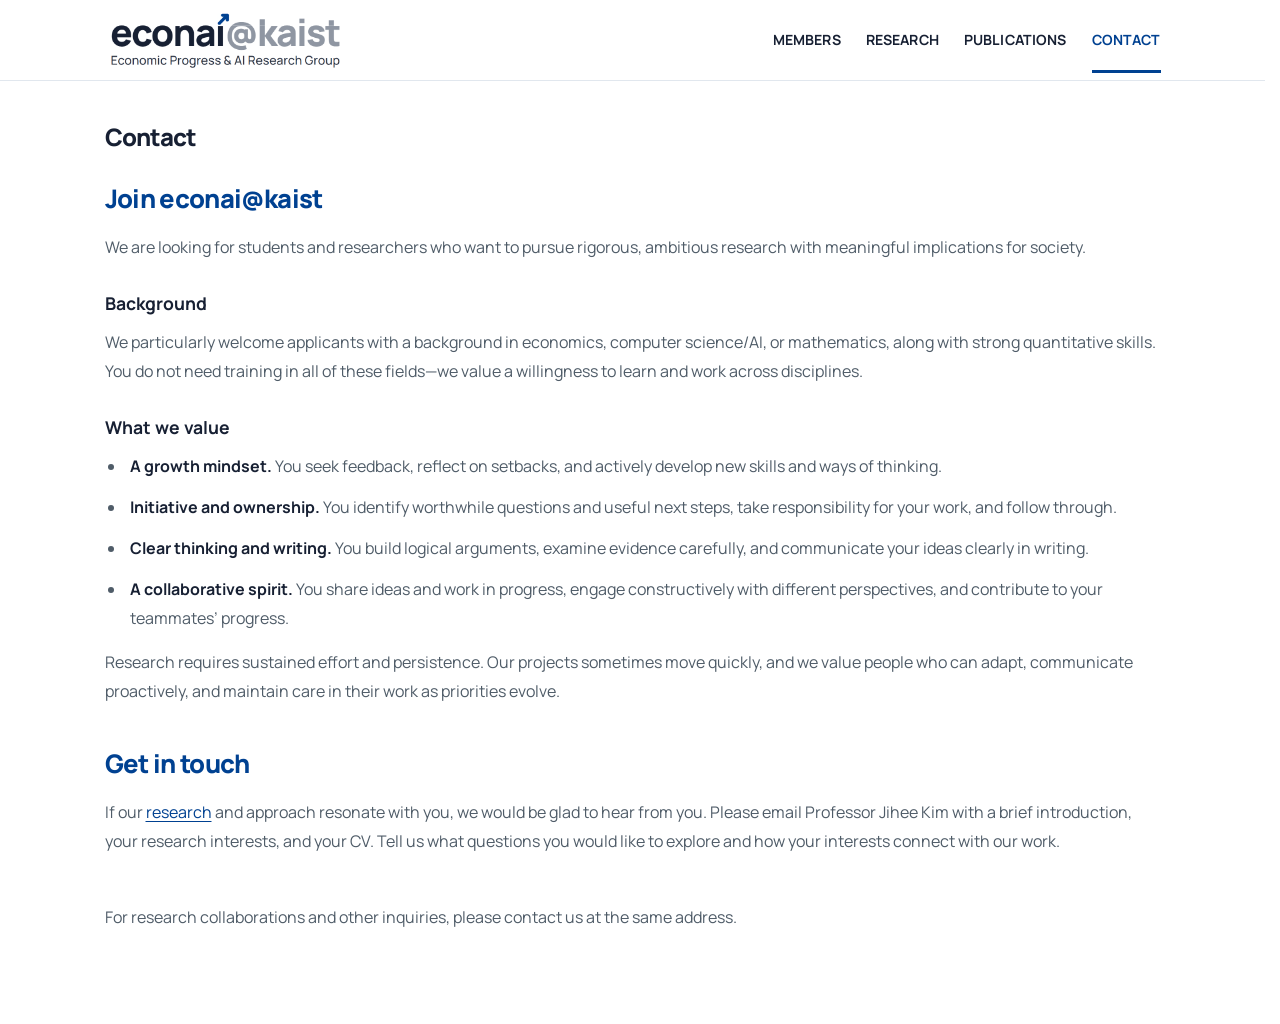
<file: main_site/contact.html>
<!doctype html>
<html lang="en">
<head>
  <meta charset="utf-8">
  <meta name="viewport" content="width=device-width, initial-scale=1">
  <link rel="icon" href="favicon.ico?v=20261031-econai" type="image/x-icon" sizes="16x16 32x32 48x48">
  <link rel="icon" href="favicon-32x32.png?v=20261031-econai" type="image/png" sizes="32x32">
  <link rel="icon" href="favicon-16x16.png?v=20261031-econai" type="image/png" sizes="16x16">
  <link rel="apple-touch-icon" href="apple-touch-icon.png?v=20261031-econai" sizes="180x180">
  <link rel="manifest" href="site.webmanifest?v=20261031-econai">
  <meta name="description" content="Join econai@kaist or get in touch with the Economic Progress and AI Research Group at KAIST in Daejeon, South Korea.">
  <title>Contact — econai@kaist</title>
  <link rel="preconnect" href="https://fonts.googleapis.com">
  <link rel="preconnect" href="https://fonts.gstatic.com" crossorigin>
  <link rel="stylesheet" href="site.css?v=20261031-footer">
  <link rel="stylesheet" href="contact.css?v=20261101-recruiting">
</head>
<body class="inner-page contact-page">
  <a class="skip-link" href="#main-content">Skip to content</a>

  <header class="site-header">
    <div class="container navbar">
      <a class="brand" href="index.html" aria-label="econai@kaist home">
        <img src="img/econai-kaist-logo-transparent.svg" alt="econai@kaist, Economic Progress and AI Research Group" width="768" height="190">
      </a>
      <nav class="desktop-nav" aria-label="Primary navigation">
        <a href="members.html">MEMBERS</a>
        <a href="research.html">RESEARCH</a>
        <a href="publications.html">PUBLICATIONS</a>
        <a href="contact.html" aria-current="page">CONTACT</a>
      </nav>
      <details class="mobile-nav">
        <summary>MENU</summary>
        <nav class="mobile-nav-links" aria-label="Mobile navigation">
          <a href="members.html">Members</a>
          <a href="research.html">Research</a>
          <a href="publications.html">Publications</a>
          <a href="contact.html" aria-current="page">Contact</a>
        </nav>
      </details>
    </div>
  </header>

  <main id="main-content">
    <header class="compact-page-heading">
      <div class="container">
        <h1>Contact</h1>
      </div>
    </header>

    <section class="section contact-content">
      <div class="container">
        <section class="contact-recruiting" aria-labelledby="join-title">
          <h2 id="join-title">Join econai@kaist</h2>
          <p>We are looking for students and researchers who want to pursue rigorous, ambitious research with meaningful implications for society.</p>

          <h3>Background</h3>
          <p>We particularly welcome applicants with a background in economics, computer science/AI, or mathematics, along with strong quantitative skills. You do not need training in all of these fields—we value a willingness to learn and work across disciplines.</p>

          <h3>What we value</h3>
          <ul class="recruiting-values">
            <li><strong>A growth mindset.</strong> You seek feedback, reflect on setbacks, and actively develop new skills and ways of thinking.</li>
            <li><strong>Initiative and ownership.</strong> You identify worthwhile questions and useful next steps, take responsibility for your work, and follow through.</li>
            <li><strong>Clear thinking and writing.</strong> You build logical arguments, examine evidence carefully, and communicate your ideas clearly in writing.</li>
            <li><strong>A collaborative spirit.</strong> You share ideas and work in progress, engage constructively with different perspectives, and contribute to your teammates’ progress.</li>
          </ul>
          <p>Research requires sustained effort and persistence. Our projects sometimes move quickly, and we value people who can adapt, communicate proactively, and maintain care in their work as priorities evolve.</p>
        </section>

        <section class="contact-inquiries" aria-labelledby="get-in-touch-title">
          <h2 id="get-in-touch-title">Get in touch</h2>
          <p>If our <a href="research.html">research</a> and approach resonate with you, we would be glad to hear from you. Please email Professor Jihee Kim with a brief introduction, your research interests, and your CV. Tell us what questions you would like to explore and how your interests connect with our work.</p>
          <div class="frame-grid contact-details">
            <!-- SHEET:CONTACT:START -->

            <!-- SHEET:CONTACT:END -->
          </div>
          <p>For research collaborations and other inquiries, please contact us at the same address.</p>
        </section>
      </div>
    </section>
  </main>

  <!-- SITE:FOOTER:START -->

  <!-- SITE:FOOTER:END -->
</body>
</html>
</file>
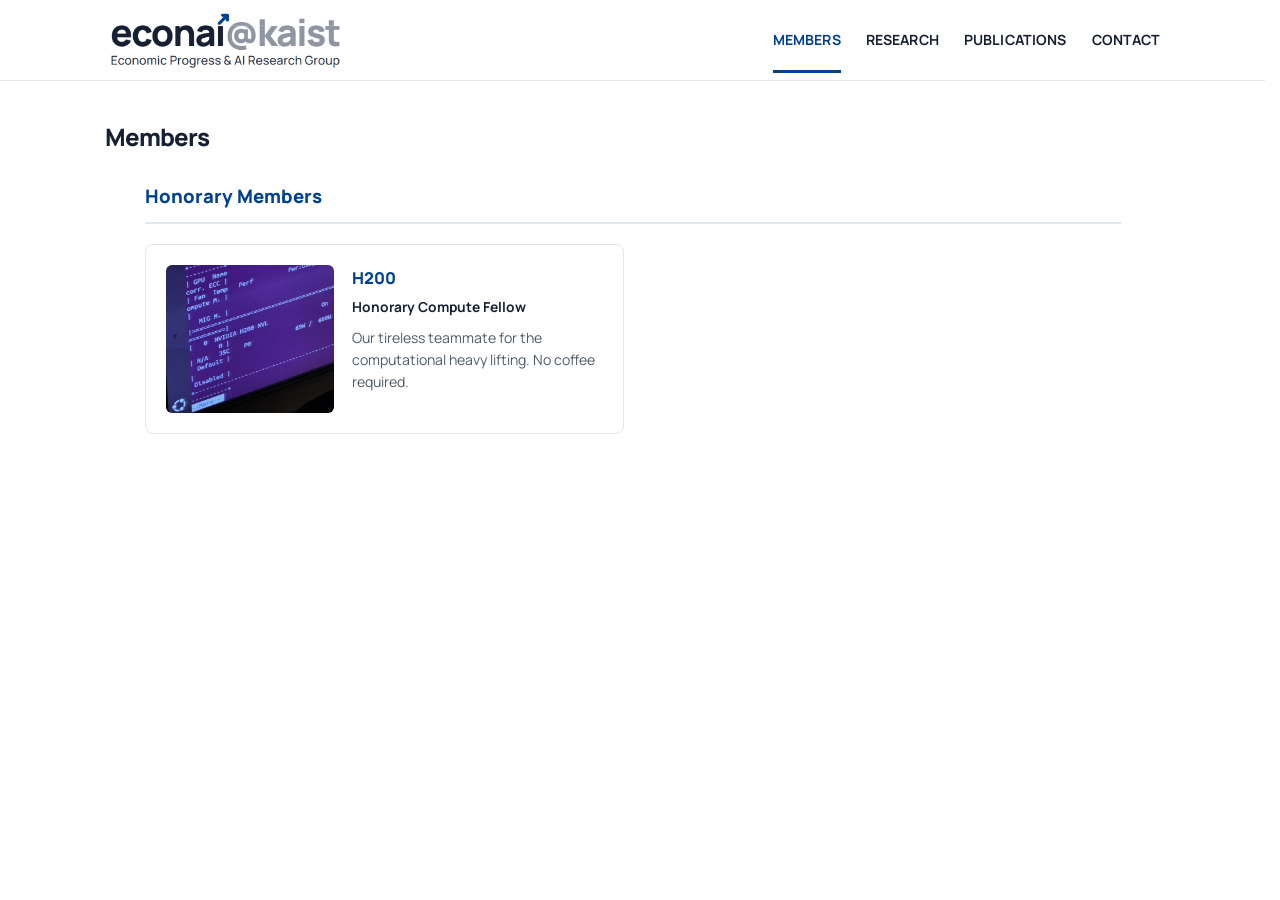
<file: main_site/members.html>
<!doctype html>
<html lang="en">
<head>
  <meta charset="utf-8">
  <meta name="viewport" content="width=device-width, initial-scale=1">
  <link rel="icon" href="favicon.ico?v=20261031-econai" type="image/x-icon" sizes="16x16 32x32 48x48">
  <link rel="icon" href="favicon-32x32.png?v=20261031-econai" type="image/png" sizes="32x32">
  <link rel="icon" href="favicon-16x16.png?v=20261031-econai" type="image/png" sizes="16x16">
  <link rel="apple-touch-icon" href="apple-touch-icon.png?v=20261031-econai" sizes="180x180">
  <link rel="manifest" href="site.webmanifest?v=20261031-econai">
  <meta name="description" content="Faculty, researchers, students, staff, interns, and alumni at econai@kaist, the Economic Progress and AI Research Group at KAIST.">
  <title>Members — econai@kaist</title>
  <link rel="preconnect" href="https://fonts.googleapis.com">
  <link rel="preconnect" href="https://fonts.gstatic.com" crossorigin>
  <link rel="stylesheet" href="https://cdnjs.cloudflare.com/ajax/libs/font-awesome/6.4.0/css/all.min.css">
  <link rel="stylesheet" href="site.css?v=20261031-footer">
  <link rel="stylesheet" href="members-honorary.css?v=20260927">
</head>
<body class="inner-page">
  <a class="skip-link" href="#main-content">Skip to content</a>

  <header class="site-header">
    <div class="container navbar">
      <a class="brand" href="index.html" aria-label="econai@kaist home">
        <img src="img/econai-kaist-logo-transparent.svg" alt="econai@kaist, Economic Progress and AI Research Group" width="768" height="190">
      </a>
      <nav class="desktop-nav" aria-label="Primary navigation">
        <a href="members.html" aria-current="page">MEMBERS</a>
        <a href="research.html">RESEARCH</a>
        <a href="publications.html">PUBLICATIONS</a>
        <a href="contact.html">CONTACT</a>
      </nav>
      <details class="mobile-nav">
        <summary>MENU</summary>
        <nav class="mobile-nav-links" aria-label="Mobile navigation">
          <a href="members.html" aria-current="page">Members</a>
          <a href="research.html">Research</a>
          <a href="publications.html">Publications</a>
          <a href="contact.html">Contact</a>
        </nav>
      </details>
    </div>
  </header>

  <main id="main-content">
    <header class="compact-page-heading">
      <div class="container">
        <h1>Members</h1>
      </div>
    </header>

    <section class="section-band">
      <div class="container members-section">
        <!-- SHEET:MEMBERS:START -->

        <!-- SHEET:MEMBERS:END -->

        <!-- Keep honorary members after the Sheet-managed roster. -->
        <h2 class="members-category-title" id="honorary-members">Honorary Members</h2>
        <div class="members-grid">
          <article class="member-card honorary-member-card" aria-labelledby="h200-name">
            <img src="img/profile_h200.jpg" alt="Close-up of the NVIDIA H200 NVL status screen" class="member-photo" width="2048" height="1804" loading="lazy" decoding="async">
            <div class="member-info">
              <h3 class="member-name" id="h200-name">H200</h3>
              <p class="member-role">Honorary Compute Fellow</p>
              <p class="member-keywords">Our tireless teammate for the computational heavy lifting. No coffee required.</p>
            </div>
          </article>
        </div>
      </div>
    </section>
  </main>

  <!-- SITE:FOOTER:START -->

  <!-- SITE:FOOTER:END -->
</body>
</html>
</file>
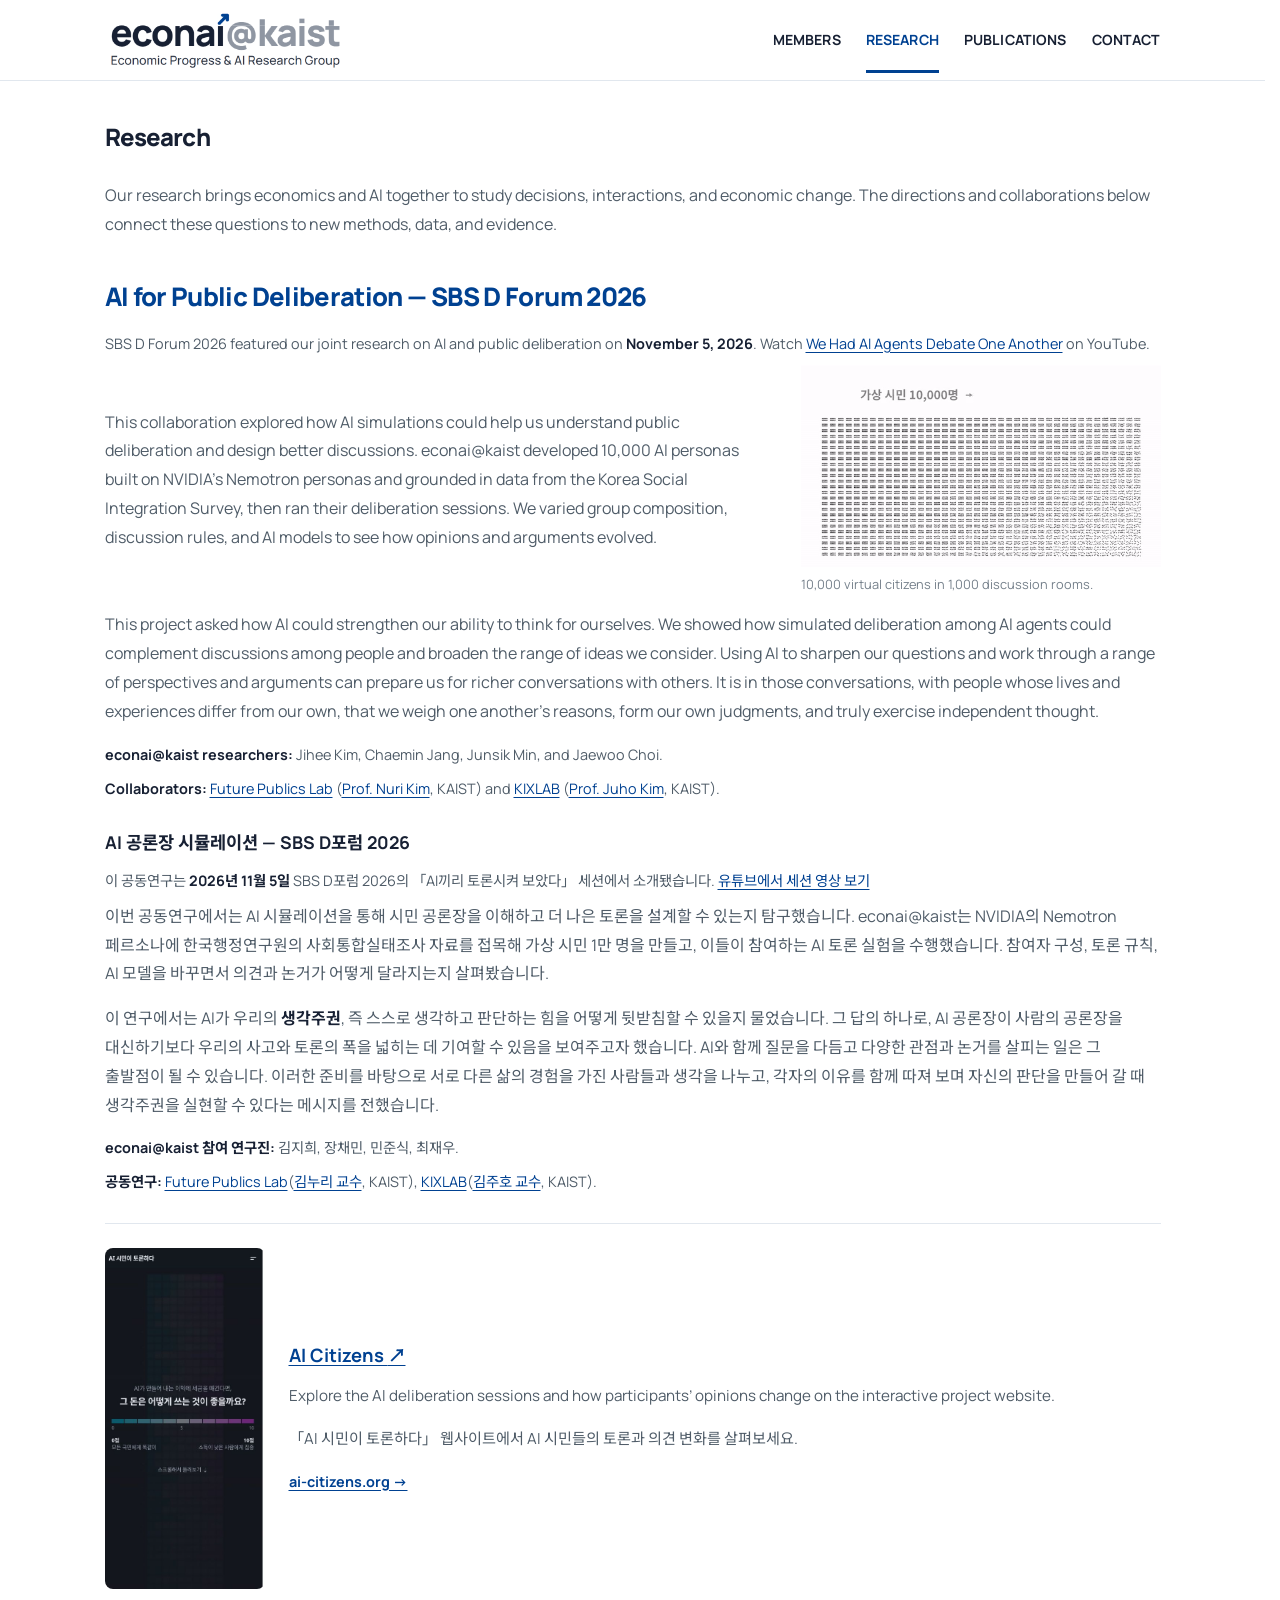
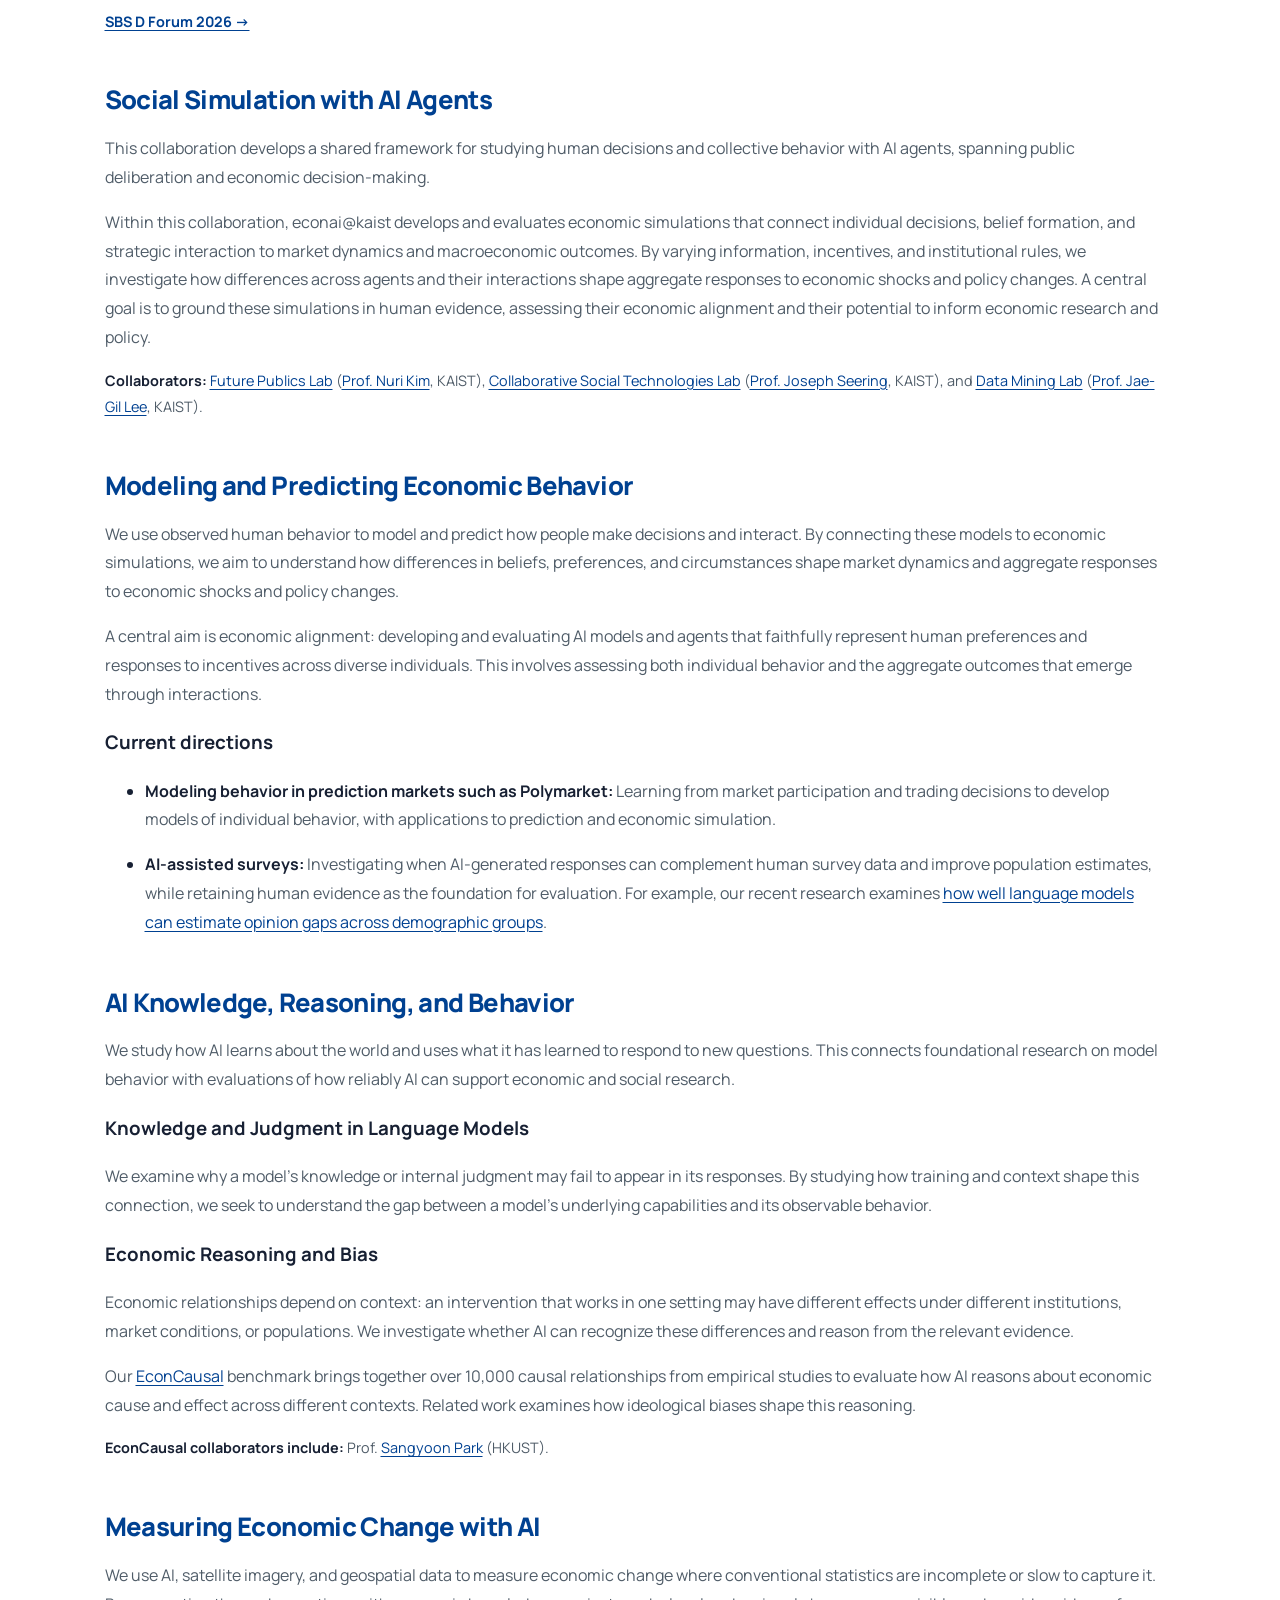
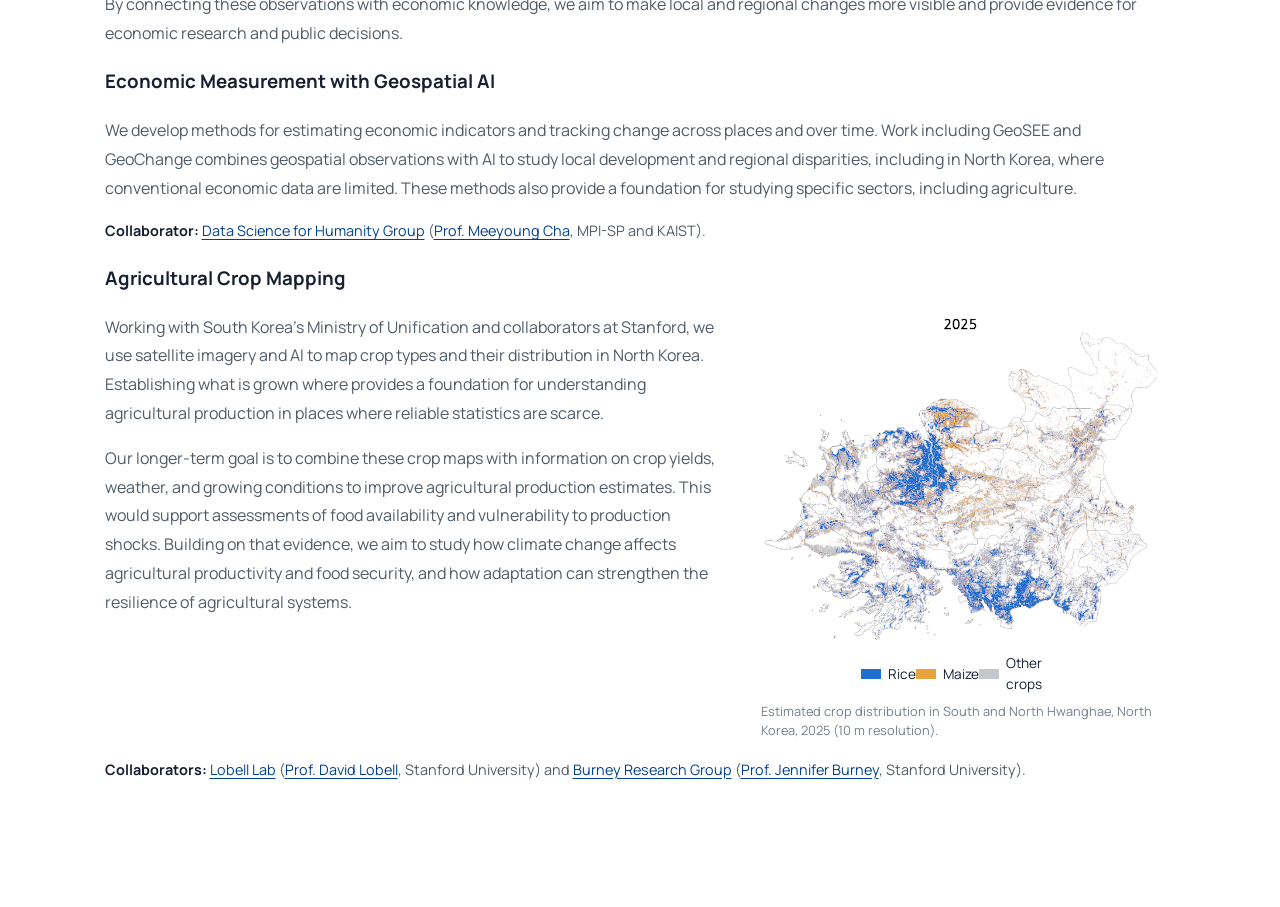
<file: main_site/projects.html>
<!doctype html>
<html lang="en">
<head>
  <meta charset="utf-8">
  <meta name="viewport" content="width=device-width, initial-scale=1">
  <title>Research — econai@kaist</title>
  <link rel="canonical" href="https://econai.kaist.ac.kr/research.html">
  <meta name="robots" content="noindex, follow">
  <script>
    window.location.replace("research.html" + window.location.search + window.location.hash);
  </script>
  <noscript><meta http-equiv="refresh" content="0; url=research.html"></noscript>
</head>
<body>
  <main>
    <h1>Research</h1>
    <p>Our research directions and collaborations are now on the <a href="research.html">Research page</a>.</p>
  </main>
</body>
</html>
</file>
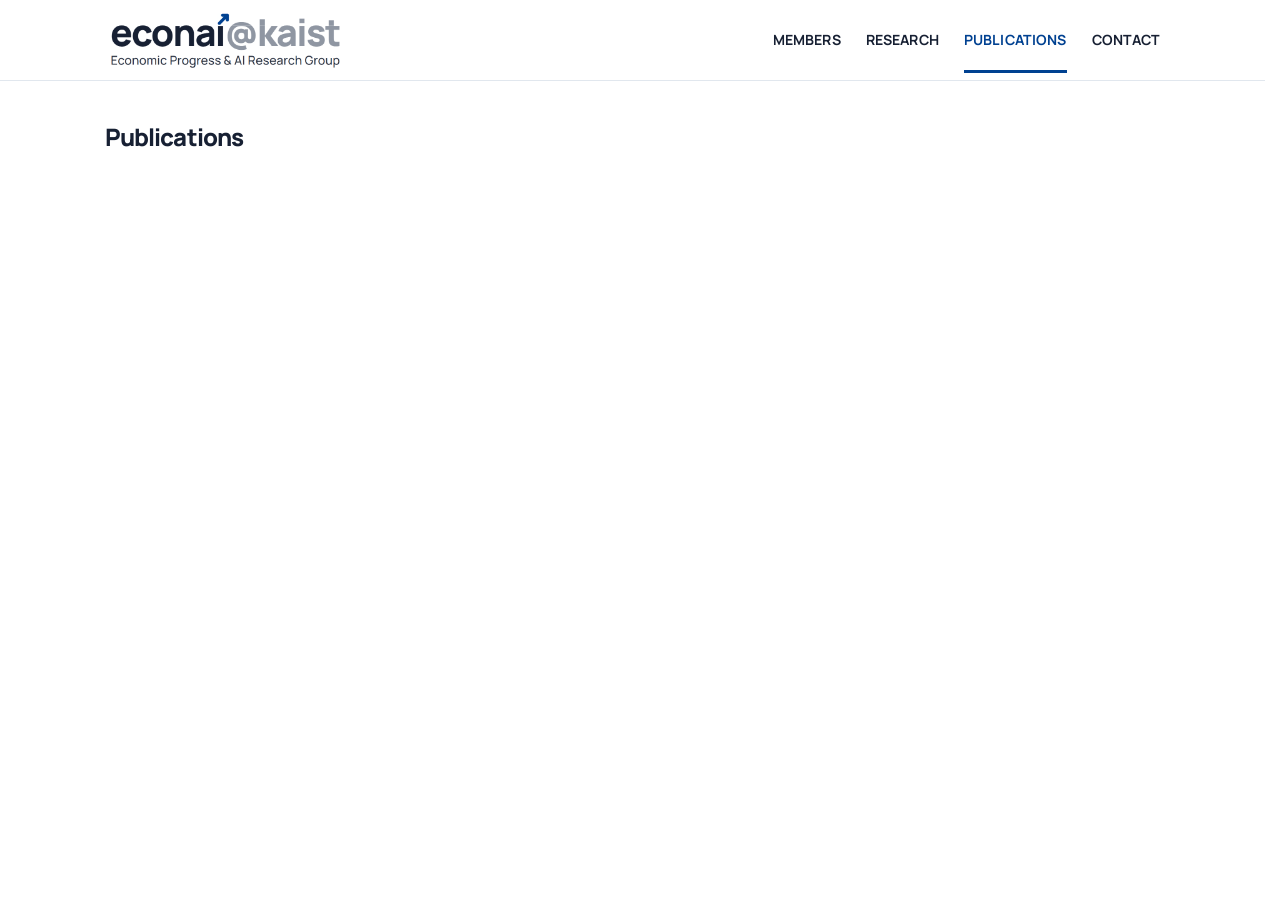
<file: main_site/publications.html>
<!doctype html>
<html lang="en">
<head>
  <meta charset="utf-8">
  <meta name="viewport" content="width=device-width, initial-scale=1">
  <link rel="icon" href="favicon.ico?v=20261031-econai" type="image/x-icon" sizes="16x16 32x32 48x48">
  <link rel="icon" href="favicon-32x32.png?v=20261031-econai" type="image/png" sizes="32x32">
  <link rel="icon" href="favicon-16x16.png?v=20261031-econai" type="image/png" sizes="16x16">
  <link rel="apple-touch-icon" href="apple-touch-icon.png?v=20261031-econai" sizes="180x180">
  <link rel="manifest" href="site.webmanifest?v=20261031-econai">
  <meta name="description" content="Publications from econai@kaist, the Economic Progress and AI Research Group at KAIST.">
  <title>Publications — econai@kaist</title>
  <link rel="preconnect" href="https://fonts.googleapis.com">
  <link rel="preconnect" href="https://fonts.gstatic.com" crossorigin>
  <link rel="stylesheet" href="site.css?v=20261031-publication-order">
</head>
<body class="inner-page">
  <a class="skip-link" href="#main-content">Skip to content</a>

  <header class="site-header">
    <div class="container navbar">
      <a class="brand" href="index.html" aria-label="econai@kaist home">
        <img src="img/econai-kaist-logo-transparent.svg" alt="econai@kaist, Economic Progress and AI Research Group" width="768" height="190">
      </a>
      <nav class="desktop-nav" aria-label="Primary navigation">
        <a href="members.html">MEMBERS</a>
        <a href="research.html">RESEARCH</a>
        <a href="publications.html" aria-current="page">PUBLICATIONS</a>
        <a href="contact.html">CONTACT</a>
      </nav>
      <details class="mobile-nav">
        <summary>MENU</summary>
        <nav class="mobile-nav-links" aria-label="Mobile navigation">
          <a href="members.html">Members</a>
          <a href="research.html">Research</a>
          <a href="publications.html" aria-current="page">Publications</a>
          <a href="contact.html">Contact</a>
        </nav>
      </details>
    </div>
  </header>

  <main id="main-content">
    <header class="compact-page-heading">
      <div class="container">
        <h1>Publications</h1>
      </div>
    </header>

    <!-- PUBLICATIONS:START -->

    <!-- PUBLICATIONS:END -->
  </main>

  <!-- SITE:FOOTER:START -->

  <!-- SITE:FOOTER:END -->
</body>
</html>
</file>
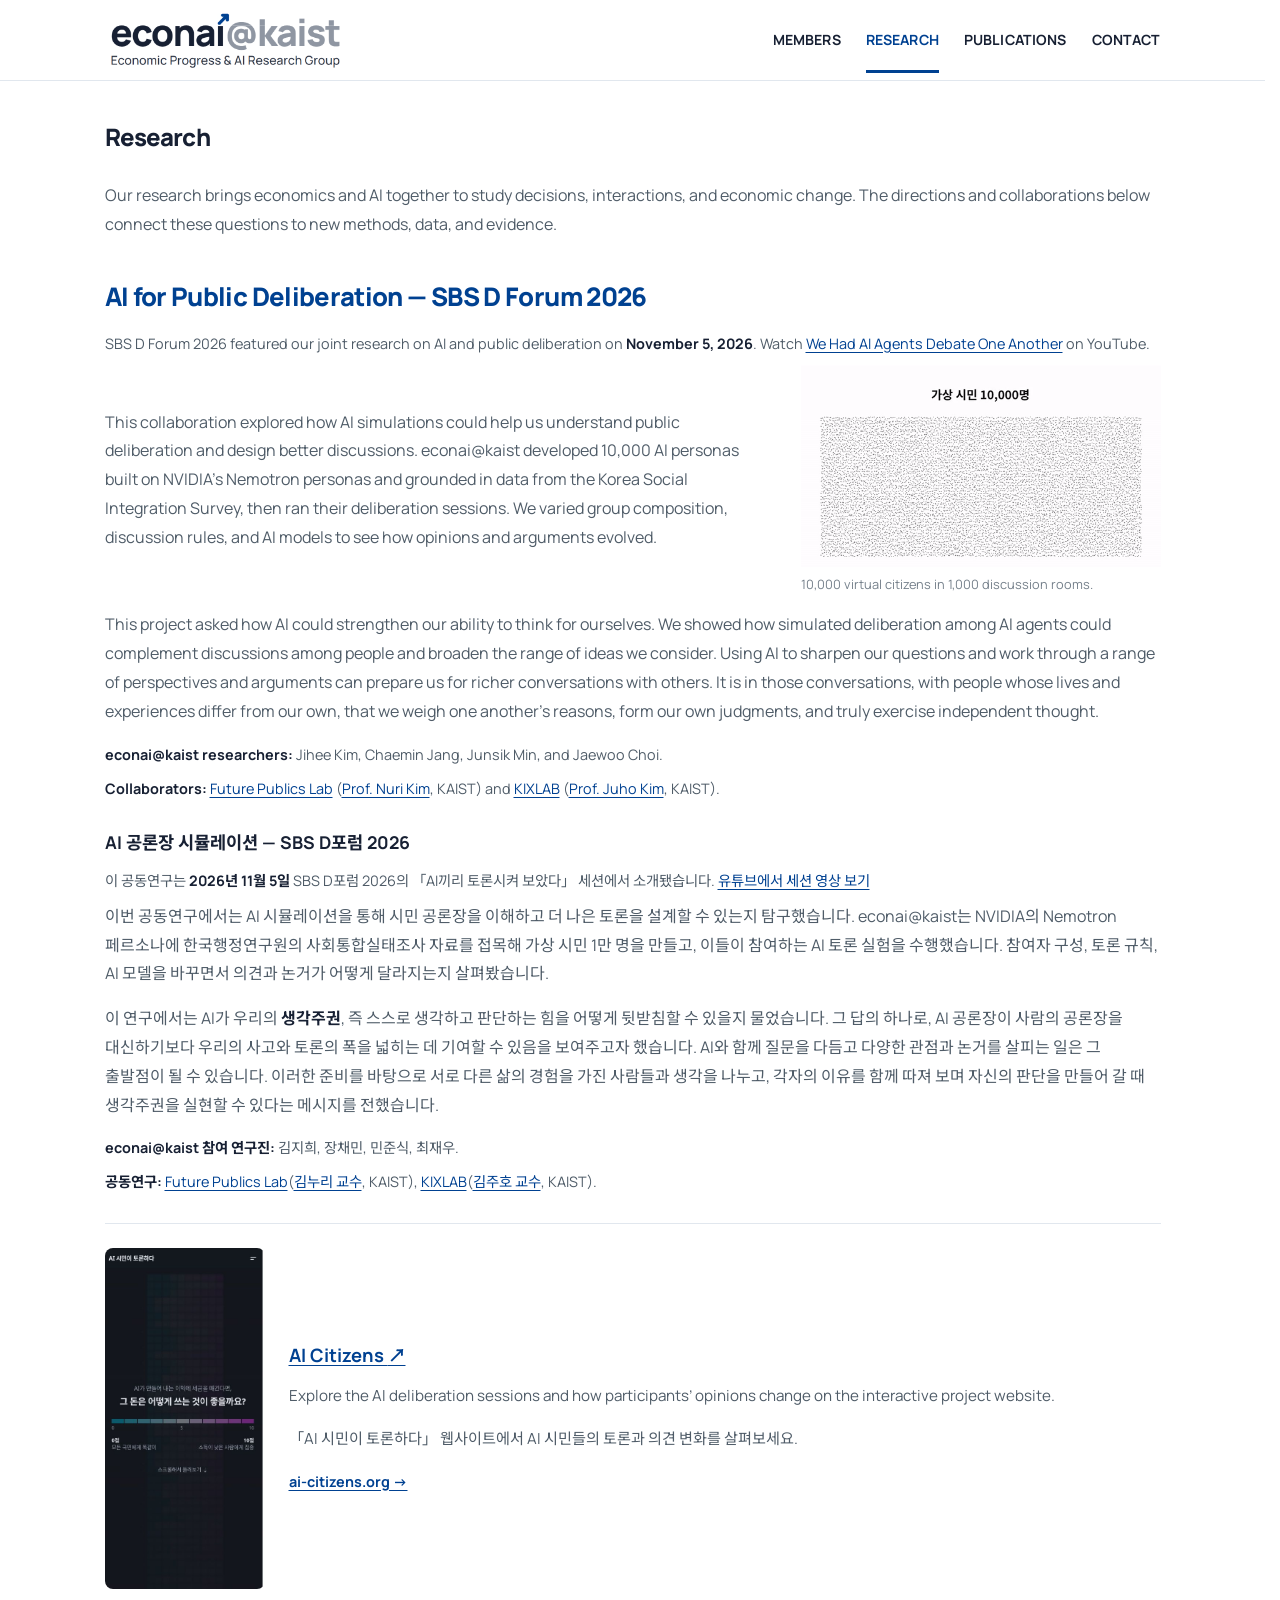
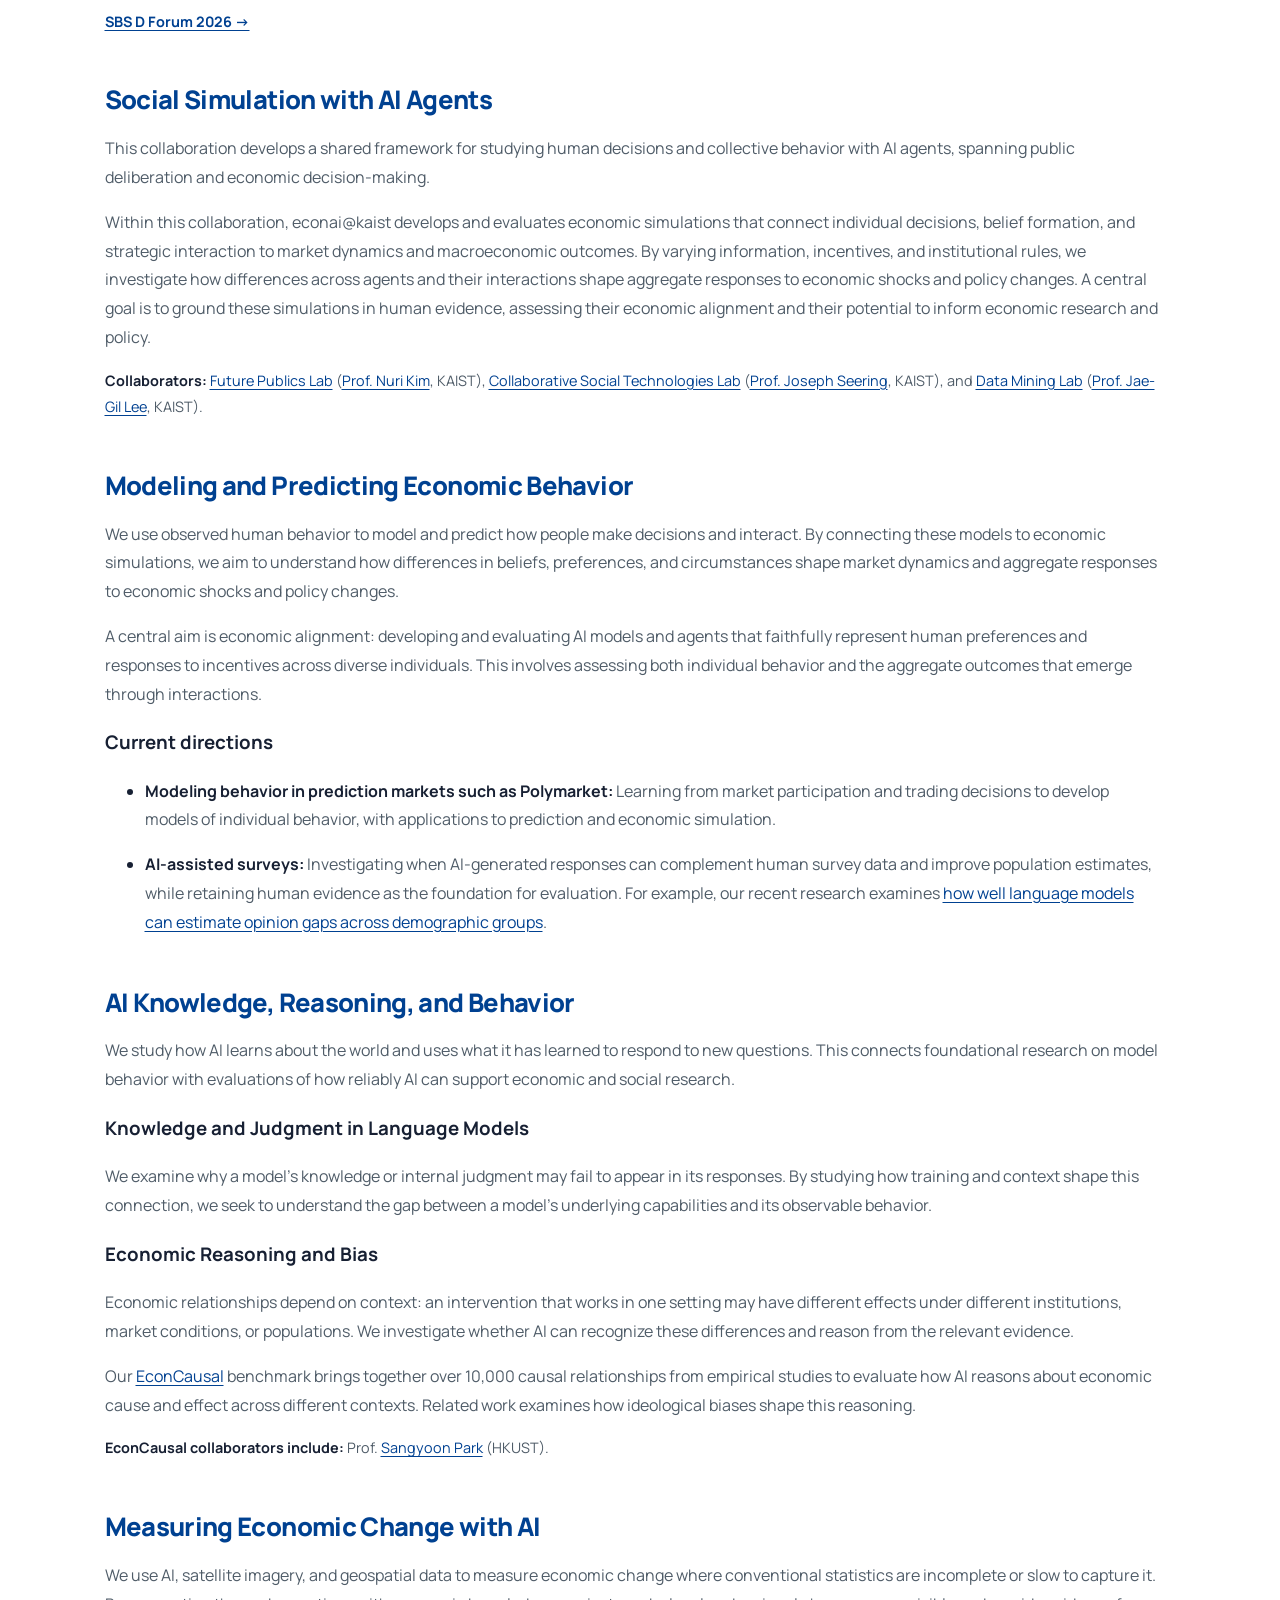
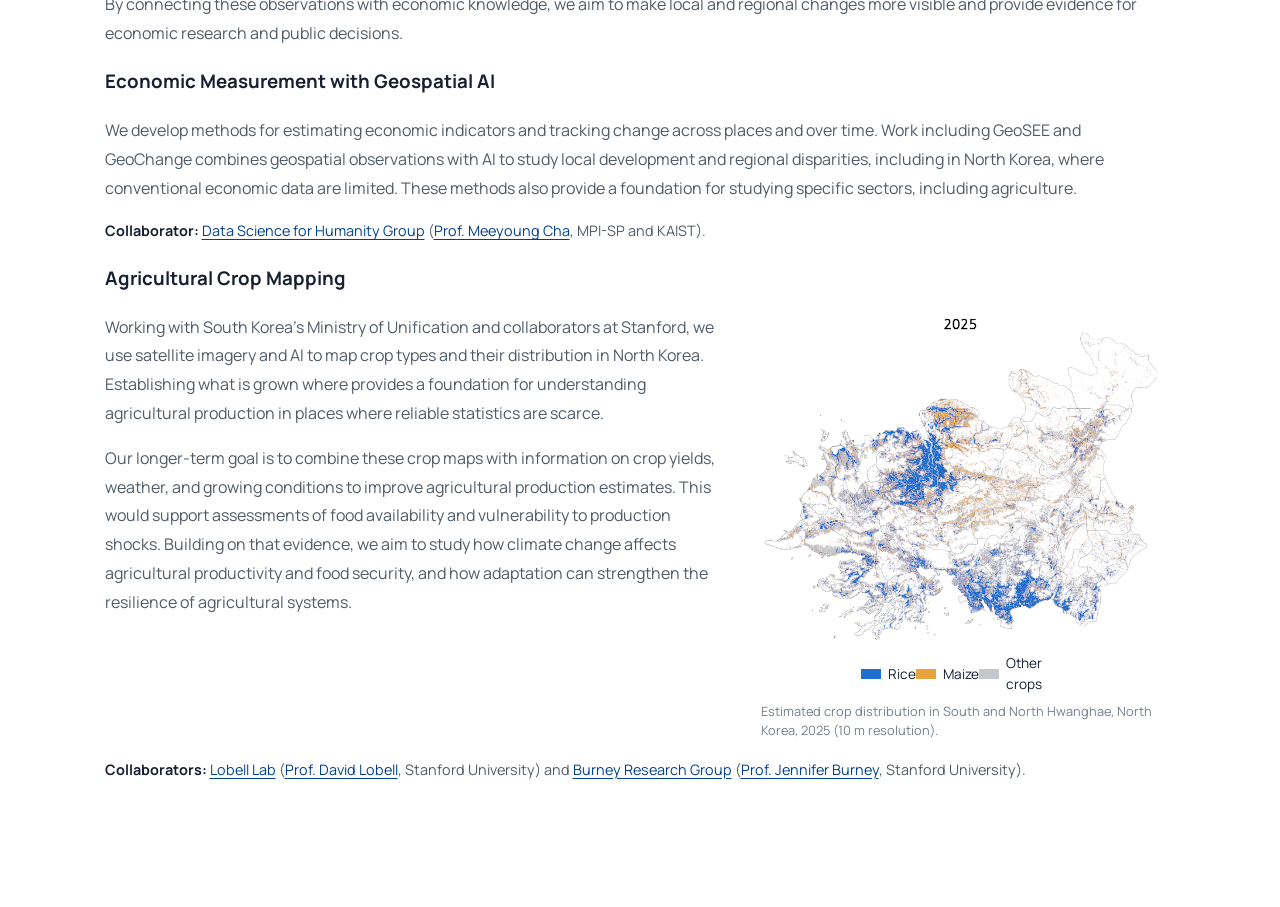
<file: main_site/research.html>
<!doctype html>
<html lang="en">
<head>
  <meta charset="utf-8">
  <meta name="viewport" content="width=device-width, initial-scale=1">
  <link rel="icon" href="favicon.ico?v=20261031-econai" type="image/x-icon" sizes="16x16 32x32 48x48">
  <link rel="icon" href="favicon-32x32.png?v=20261031-econai" type="image/png" sizes="32x32">
  <link rel="icon" href="favicon-16x16.png?v=20261031-econai" type="image/png" sizes="16x16">
  <link rel="apple-touch-icon" href="apple-touch-icon.png?v=20261031-econai" sizes="180x180">
  <link rel="manifest" href="site.webmanifest?v=20261031-econai">
  <meta name="description" content="Research directions and collaborations at econai@kaist, the Economic Progress and AI Research Group at KAIST.">
  <title>Research — econai@kaist</title>
  <link rel="preconnect" href="https://fonts.googleapis.com">
  <link rel="preconnect" href="https://fonts.gstatic.com" crossorigin>
  <link rel="stylesheet" href="site.css?v=20261031-footer">
  <link rel="stylesheet" href="projects.css?v=20261106-crop-map">
</head>
<body class="inner-page projects-page">
  <a class="skip-link" href="#main-content">Skip to content</a>

  <header class="site-header">
    <div class="container navbar">
      <a class="brand" href="index.html" aria-label="econai@kaist home">
        <img src="img/econai-kaist-logo-transparent.svg" alt="econai@kaist, Economic Progress and AI Research Group" width="768" height="190">
      </a>
      <nav class="desktop-nav" aria-label="Primary navigation">
        <a href="members.html">MEMBERS</a>
        <a href="research.html" aria-current="page">RESEARCH</a>
        <a href="publications.html">PUBLICATIONS</a>
        <a href="contact.html">CONTACT</a>
      </nav>
      <details class="mobile-nav">
        <summary>MENU</summary>
        <nav class="mobile-nav-links" aria-label="Mobile navigation">
          <a href="members.html">Members</a>
          <a href="research.html" aria-current="page">Research</a>
          <a href="publications.html">Publications</a>
          <a href="contact.html">Contact</a>
        </nav>
      </details>
    </div>
  </header>

  <main id="main-content">
    <header class="compact-page-heading">
      <div class="container">
        <h1>Research</h1>
      </div>
    </header>

    <section class="section projects-content" aria-label="Research directions and collaborations">
      <div class="container">
        <p class="research-introduction">Our research brings economics and AI together to study decisions, interactions, and economic change. The directions and collaborations below connect these questions to new methods, data, and evidence.</p>

        <article class="project-feature" id="sbs-sdf" aria-labelledby="sbs-sdf-title">
          <div lang="en">
            <h2 id="sbs-sdf-title">AI for Public Deliberation — SBS D Forum 2026</h2>
            <p class="project-credit">SBS D Forum 2026 featured our joint research on AI and public deliberation on <strong><time datetime="2026-11-05">November 5, 2026</time></strong>. Watch <a href="https://www.youtube.com/watch?v=rWlDQf-x1HY">We Had AI Agents Debate One Another</a> on YouTube.</p>
            <div class="project-overview">
              <p>This collaboration explored how AI simulations could help us understand public deliberation and design better discussions. econai@kaist developed 10,000 AI personas built on NVIDIA’s Nemotron personas and grounded in data from the Korea Social Integration Survey, then ran their deliberation sessions. We varied group composition, discussion rules, and AI models to see how opinions and arguments evolved.</p>
              <figure class="project-visual">
                <picture>
                  <source media="(prefers-reduced-motion: reduce)" srcset="img/sbs-deliberation-poster.webp">
                  <img src="img/sbs-deliberation.gif" alt="Animation showing 10,000 virtual citizens forming 1,000 discussion rooms of 10 people." width="576" height="324" decoding="async">
                </picture>
                <figcaption>10,000 virtual citizens in 1,000 discussion rooms.</figcaption>
              </figure>
            </div>
            <p>This project asked how AI could strengthen our ability to think for ourselves. We showed how simulated deliberation among AI agents could complement discussions among people and broaden the range of ideas we consider. Using AI to sharpen our questions and work through a range of perspectives and arguments can prepare us for richer conversations with others. It is in those conversations, with people whose lives and experiences differ from our own, that we weigh one another’s reasons, form our own judgments, and truly exercise independent thought.</p>
            <p class="project-credit"><strong>econai@kaist researchers:</strong> Jihee Kim, Chaemin Jang, Junsik Min, and Jaewoo Choi.</p>
            <p class="project-credit"><strong>Collaborators:</strong> <a href="https://fpl.kaist.ac.kr/">Future Publics Lab</a> (<a href="https://futures.kaist.ac.kr/ko/?c=184&amp;cidx1=41&amp;gbn=viewok&amp;gp=1&amp;ix=3418&amp;s=">Prof. Nuri Kim</a>, KAIST) and <a href="https://www.kixlab.org/">KIXLAB</a> (<a href="https://juhokim.com/">Prof. Juho Kim</a>, KAIST).</p>
          </div>
          <div class="project-translation" lang="ko">
            <h3>AI 공론장 시뮬레이션 — SBS D포럼 2026</h3>
            <p class="project-credit">이 공동연구는 <strong><time datetime="2026-11-05">2026년 11월 5일</time></strong> SBS D포럼 2026의 「AI끼리 토론시켜 보았다」 세션에서 소개됐습니다. <a href="https://www.youtube.com/watch?v=rWlDQf-x1HY">유튜브에서 세션 영상 보기</a></p>
            <p>이번 공동연구에서는 AI 시뮬레이션을 통해 시민 공론장을 이해하고 더 나은 토론을 설계할 수 있는지 탐구했습니다. econai@kaist는 NVIDIA의 Nemotron 페르소나에 한국행정연구원의 사회통합실태조사 자료를 접목해 가상 시민 1만 명을 만들고, 이들이 참여하는 AI 토론 실험을 수행했습니다. 참여자 구성, 토론 규칙, AI 모델을 바꾸면서 의견과 논거가 어떻게 달라지는지 살펴봤습니다.</p>
            <p>이 연구에서는 AI가 우리의 <strong>생각주권</strong>, 즉 스스로 생각하고 판단하는 힘을 어떻게 뒷받침할 수 있을지 물었습니다. 그 답의 하나로, AI 공론장이 사람의 공론장을 대신하기보다 우리의 사고와 토론의 폭을 넓히는 데 기여할 수 있음을 보여주고자 했습니다. AI와 함께 질문을 다듬고 다양한 관점과 논거를 살피는 일은 그 출발점이 될 수 있습니다. 이러한 준비를 바탕으로 서로 다른 삶의 경험을 가진 사람들과 생각을 나누고, 각자의 이유를 함께 따져 보며 자신의 판단을 만들어 갈 때 생각주권을 실현할 수 있다는 메시지를 전했습니다.</p>
            <p class="project-credit"><strong>econai@kaist 참여 연구진:</strong> 김지희, 장채민, 민준식, 최재우.</p>
            <p class="project-credit"><strong>공동연구:</strong> <a href="https://fpl.kaist.ac.kr/">Future Publics Lab</a>(<a href="https://futures.kaist.ac.kr/ko/?c=184&amp;cidx1=41&amp;gbn=viewok&amp;gp=1&amp;ix=3418&amp;s=">김누리 교수</a>, KAIST), <a href="https://www.kixlab.org/">KIXLAB</a>(<a href="https://juhokim.com/">김주호 교수</a>, KAIST).</p>
          </div>
          <aside class="project-website" aria-labelledby="sbs-website-title">
            <a class="project-website-preview" href="https://ai-citizens.org/home" aria-label="Explore AI Citizens — the interactive project website">
              <img src="img/ai-citizens-website.jpg" alt="AI Citizens website introducing the question of how to distribute the benefits of AI, with an opinion scale from equal distribution to support for low-income people." width="1348" height="926" loading="lazy" decoding="async">
            </a>
            <div>
              <h3 id="sbs-website-title"><a href="https://ai-citizens.org/home">AI Citizens <span aria-hidden="true">↗</span></a></h3>
              <p>Explore the AI deliberation sessions and how participants’ opinions change on the interactive project website.</p>
              <p lang="ko">「AI 시민이 토론하다」 웹사이트에서 AI 시민들의 토론과 의견 변화를 살펴보세요.</p>
              <p class="project-resources"><a href="https://ai-citizens.org/home">ai-citizens.org →</a></p>
            </div>
          </aside>
          <p class="project-resources"><a href="https://www.sdf.or.kr/2026/ko">SBS D Forum 2026 →</a></p>
        </article>

        <article class="project-feature" id="social-simulation" aria-labelledby="social-simulation-title" lang="en">
          <h2 id="social-simulation-title">Social Simulation with AI Agents</h2>
          <p>This collaboration develops a shared framework for studying human decisions and collective behavior with AI agents, spanning public deliberation and economic decision-making.</p>
          <p>Within this collaboration, econai@kaist develops and evaluates economic simulations that connect individual decisions, belief formation, and strategic interaction to market dynamics and macroeconomic outcomes. By varying information, incentives, and institutional rules, we investigate how differences across agents and their interactions shape aggregate responses to economic shocks and policy changes. A central goal is to ground these simulations in human evidence, assessing their economic alignment and their potential to inform economic research and policy.</p>
          <p class="project-credit"><strong>Collaborators:</strong> <a href="https://fpl.kaist.ac.kr/">Future Publics Lab</a> (<a href="https://futures.kaist.ac.kr/ko/?c=184&amp;cidx1=41&amp;gbn=viewok&amp;gp=1&amp;ix=3418&amp;s=">Prof. Nuri Kim</a>, KAIST), <a href="https://cstlab.org/">Collaborative Social Technologies Lab</a> (<a href="https://joseph.seering.org/">Prof. Joseph Seering</a>, KAIST), and <a href="https://www.kaistdmlab.org/">Data Mining Lab</a> (<a href="https://www.kaistdmlab.org/jaegil">Prof. Jae-Gil Lee</a>, KAIST).</p>
        </article>

        <article class="project-feature" id="economic-behavior" aria-labelledby="economic-behavior-title" lang="en">
          <h2 id="economic-behavior-title">Modeling and Predicting Economic Behavior</h2>
          <p>We use observed human behavior to model and predict how people make decisions and interact. By connecting these models to economic simulations, we aim to understand how differences in beliefs, preferences, and circumstances shape market dynamics and aggregate responses to economic shocks and policy changes.</p>
          <p>A central aim is economic alignment: developing and evaluating AI models and agents that faithfully represent human preferences and responses to incentives across diverse individuals. This involves assessing both individual behavior and the aggregate outcomes that emerge through interactions.</p>
          <h3>Current directions</h3>
          <ul>
            <li><p><strong>Modeling behavior in prediction markets such as Polymarket:</strong> Learning from market participation and trading decisions to develop models of individual behavior, with applications to prediction and economic simulation.</p></li>
            <li id="ai-assisted-surveys">
              <p><strong>AI-assisted surveys:</strong> Investigating when AI-generated responses can complement human survey data and improve population estimates, while retaining human evidence as the foundation for evaluation. For example, our recent research examines <a href="https://chaeminjang.com/papers/who-differs/">how well language models can estimate opinion gaps across demographic groups</a>.</p>
            </li>
          </ul>
        </article>

        <article class="project-feature" id="ai-knowledge-reasoning" aria-labelledby="ai-knowledge-reasoning-title" lang="en">
          <h2 id="ai-knowledge-reasoning-title">AI Knowledge, Reasoning, and Behavior</h2>
          <p>We study how AI learns about the world and uses what it has learned to respond to new questions. This connects foundational research on model behavior with evaluations of how reliably AI can support economic and social research.</p>
          <h3>Knowledge and Judgment in Language Models</h3>
          <p>We examine why a model’s knowledge or internal judgment may fail to appear in its responses. By studying how training and context shape this connection, we seek to understand the gap between a model’s underlying capabilities and its observable behavior.</p>
          <h3>Economic Reasoning and Bias</h3>
          <p>Economic relationships depend on context: an intervention that works in one setting may have different effects under different institutions, market conditions, or populations. We investigate whether AI can recognize these differences and reason from the relevant evidence.</p>
          <p>Our <a href="econcausal/">EconCausal</a> benchmark brings together over 10,000 causal relationships from empirical studies to evaluate how AI reasons about economic cause and effect across different contexts. Related work examines how ideological biases shape this reasoning.</p>
          <p class="project-credit"><strong>EconCausal collaborators include:</strong> Prof. <a href="https://sites.google.com/view/sangyoonpark/home">Sangyoon Park</a> (HKUST).</p>
        </article>

        <article class="project-feature" id="economic-measurement" aria-labelledby="economic-measurement-title" lang="en">
          <h2 id="economic-measurement-title">Measuring Economic Change with AI</h2>
          <p>We use AI, satellite imagery, and geospatial data to measure economic change where conventional statistics are incomplete or slow to capture it. By connecting these observations with economic knowledge, we aim to make local and regional changes more visible and provide evidence for economic research and public decisions.</p>
          <h3>Economic Measurement with Geospatial AI</h3>
          <p>We develop methods for estimating economic indicators and tracking change across places and over time. Work including GeoSEE and GeoChange combines geospatial observations with AI to study local development and regional disparities, including in North Korea, where conventional economic data are limited. These methods also provide a foundation for studying specific sectors, including agriculture.</p>
          <p class="project-credit"><strong>Collaborator:</strong> <a href="https://www.mpi-sp.org/cha">Data Science for Humanity Group</a> (<a href="https://pure.kaist.ac.kr/en/persons/meeyoung-cha/">Prof. Meeyoung Cha</a>, MPI-SP and KAIST).</p>
          <h3 id="agricultural-crop-mapping">Agricultural Crop Mapping</h3>
          <div class="crop-mapping-overview">
            <div>
          <p>Working with South Korea’s Ministry of Unification and collaborators at Stanford, we use satellite imagery and AI to map crop types and their distribution in North Korea. Establishing what is grown where provides a foundation for understanding agricultural production in places where reliable statistics are scarce.</p>
          <p>Our longer-term goal is to combine these crop maps with information on crop yields, weather, and growing conditions to improve agricultural production estimates. This would support assessments of food availability and vulnerability to production shocks. Building on that evidence, we aim to study how climate change affects agricultural productivity and food security, and how adaptation can strengthen the resilience of agricultural systems.</p>
            </div>
            <figure class="project-visual crop-map-visual">
              <a href="img/research/hwanghae-crop-map-2025.png" aria-label="View the 2025 Hwanghae crop map at full size">
                <img src="img/research/hwanghae-crop-map-2025.png" alt="2025 crop map of South and North Hwanghae, with rice in blue, maize in orange, and other crops in gray." width="683" height="565" loading="lazy" decoding="async">
              </a>
              <ul class="crop-map-legend" aria-label="Crop types">
                <li><span class="crop-map-swatch crop-map-rice" aria-hidden="true"></span>Rice</li>
                <li><span class="crop-map-swatch crop-map-maize" aria-hidden="true"></span>Maize</li>
                <li><span class="crop-map-swatch crop-map-other" aria-hidden="true"></span>Other crops</li>
              </ul>
              <figcaption>Estimated crop distribution in South and North Hwanghae, North Korea, 2025 (10 m resolution).</figcaption>
            </figure>
          </div>
          <p class="project-credit"><strong>Collaborators:</strong> <a href="https://lobell-lab.stanford.edu/">Lobell Lab</a> (<a href="https://fse.fsi.stanford.edu/people/david_lobell">Prof. David Lobell</a>, Stanford University) and <a href="https://burney-lab.org/">Burney Research Group</a> (<a href="https://profiles.stanford.edu/jen-burney">Prof. Jennifer Burney</a>, Stanford University).</p>
        </article>

        <!-- SHEET:RESEARCH_AREAS:START -->

        <!-- SHEET:RESEARCH_AREAS:END -->
      </div>
    </section>
  </main>

  <!-- SITE:FOOTER:START -->

  <!-- SITE:FOOTER:END -->
</body>
</html>
</file>
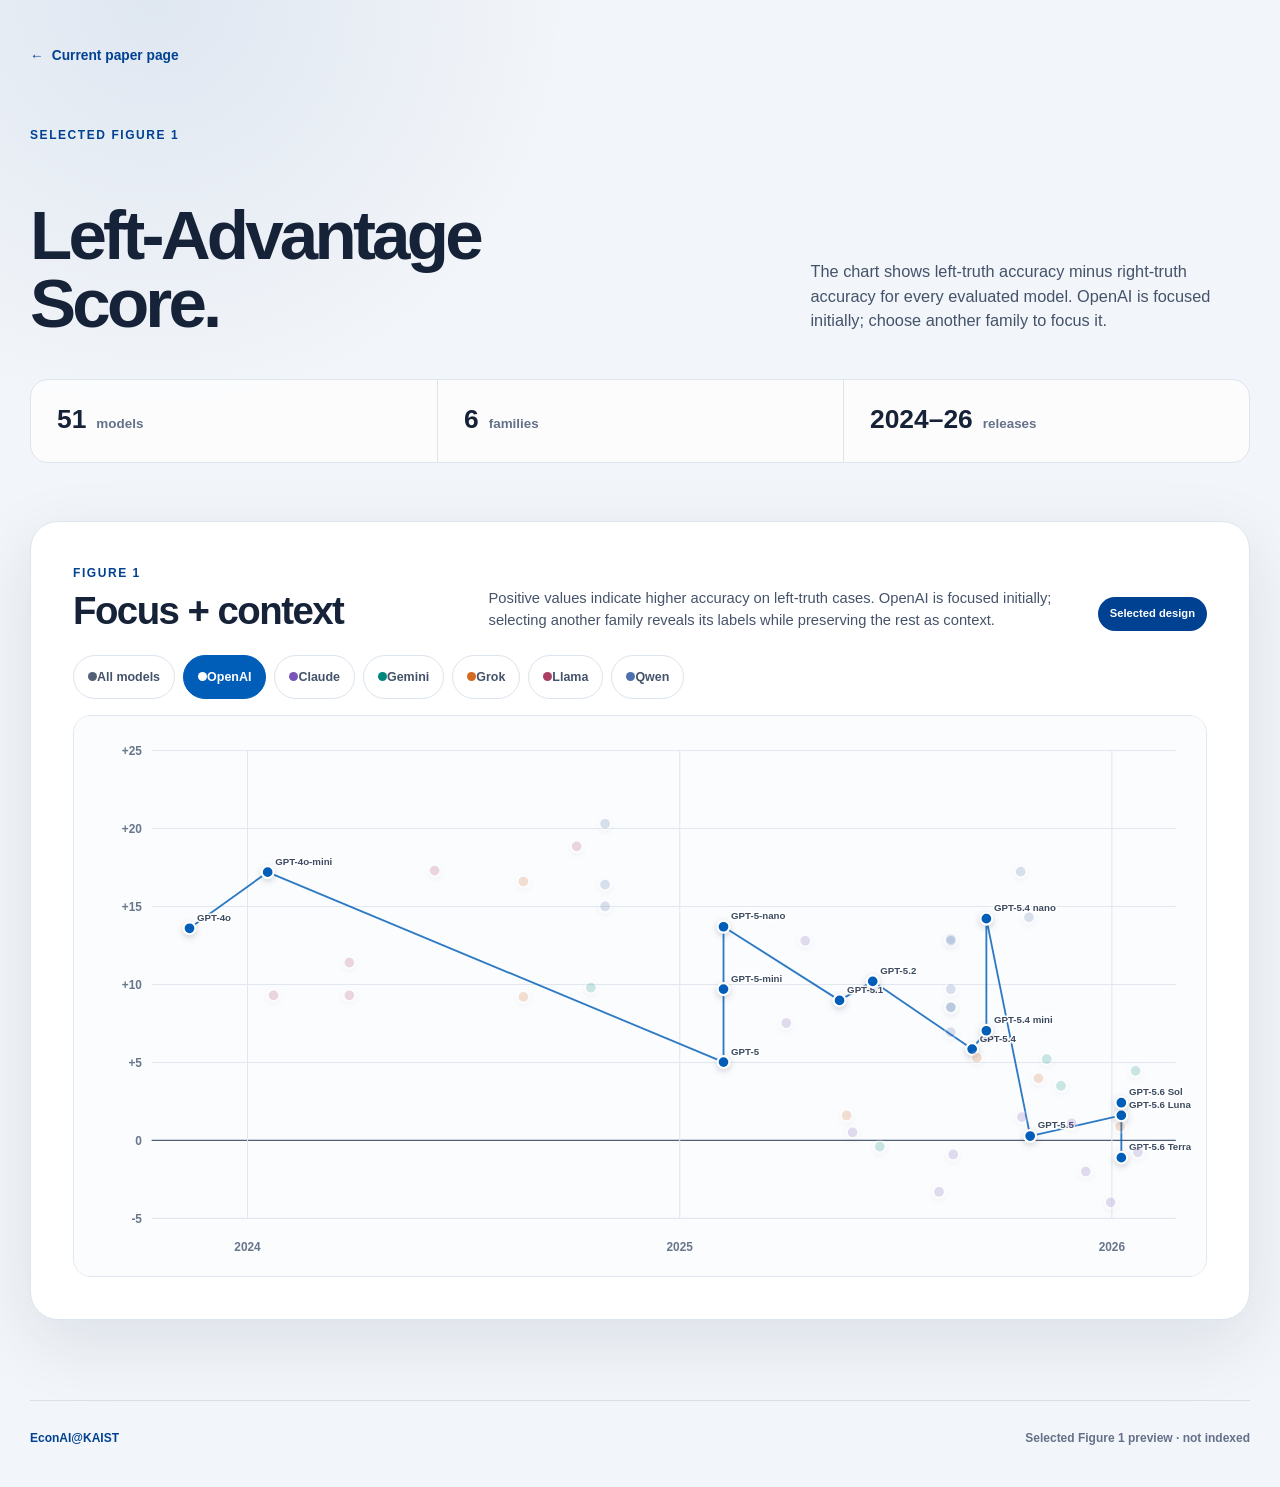
<file: main_site/ideological-bias-in-llms/release-chart-drafts.html>
<!doctype html>
<html lang="en">
<head>
    <meta charset="utf-8">
    <meta name="viewport" content="width=device-width, initial-scale=1">
    <meta name="robots" content="noindex,nofollow">
    <title>Figure 1 release chart · Ideological Bias in LLMs</title>
    <meta name="description" content="The selected focus-and-context release chart for the COLM paper page.">
    <link rel="icon" href="../favicon.ico?v=20261031-econai" type="image/x-icon" sizes="16x16 32x32 48x48">
    <link rel="icon" href="../favicon-32x32.png?v=20261031-econai" type="image/png" sizes="32x32">
    <link rel="icon" href="../favicon-16x16.png?v=20261031-econai" type="image/png" sizes="16x16">
    <link rel="apple-touch-icon" href="../apple-touch-icon.png?v=20261031-econai" sizes="180x180">
    <link rel="manifest" href="../site.webmanifest?v=20261031-econai">
    <link rel="stylesheet" href="release-chart-drafts.css?v=20260813c">
</head>
<body>
    <header class="draft-header">
        <a class="back-link" href="./"><span aria-hidden="true">←</span> Current paper page</a>
        <div class="draft-header-copy">
            <span class="eyebrow">Selected Figure 1</span>
            <h1>Left-Advantage<br>Score.</h1>
            <p>The chart shows left-truth accuracy minus right-truth accuracy for every evaluated model. OpenAI is focused initially; choose another family to focus it.</p>
        </div>
        <div class="draft-summary" aria-label="Shared data contract">
            <div><strong id="model-count">51</strong><span>models</span></div>
            <div><strong>6</strong><span>families</span></div>
            <div><strong>2024–26</strong><span>releases</span></div>
        </div>
    </header>

    <main>
        <section class="draft-card" id="draft-5" aria-labelledby="draft-5-title">
            <header class="draft-card-header">
                <div><span class="option-number">Figure 1</span><h2 id="draft-5-title">Focus + context</h2></div>
                <p>Positive values indicate higher accuracy on left-truth cases. OpenAI is focused initially; selecting another family reveals its labels while preserving the rest as context.</p>
                <span class="tradeoff recommended-badge">Selected design</span>
            </header>
            <div class="focus-toolbar" id="focus-toolbar" aria-label="Choose a model family"></div>
            <div class="figure-frame" id="chart-focus" role="img" aria-label="Interactive release-date and Left-Advantage Score scatterplot with family focus controls."></div>
        </section>
    </main>

    <aside id="draft-tooltip" class="draft-tooltip" role="tooltip" hidden></aside>
    <footer class="draft-footer"><span>EconAI@KAIST</span><span>Selected Figure 1 preview · not indexed</span></footer>
    <script type="module" src="release-chart-drafts.js?v=20260813c"></script>
</body>
</html>
</file>
<file: main_site/site.css>
@import url("https://fonts.googleapis.com/css2?family=Manrope:wght@400..800&family=Noto+Sans+KR:wght@400..800&display=swap");

:root {
  --blue: #004191;
  --blue-dark: #002d65;
  --blue-soft: #edf4fb;
  --ink: #172033;
  --text: #4f5c68;
  --muted: #75808b;
  --surface: #ffffff;
  --soft: #f6f8fb;
  --line: #e1e7ee;
  --max-width: 1120px;
  --radius: 8px;
}

* {
  box-sizing: border-box;
}

html {
  scroll-behavior: smooth;
  scrollbar-gutter: stable;
}

body {
  margin: 0;
  background: var(--surface);
  color: var(--ink);
  font-family: "Manrope", "Noto Sans KR", Arial, sans-serif;
  font-size: 16px;
  font-weight: 400;
  line-height: 1.65;
  text-rendering: optimizeLegibility;
}

button,
input,
select,
textarea {
  font: inherit;
}

img {
  display: block;
  max-width: 100%;
}

a {
  color: inherit;
}

.skip-link {
  background: var(--blue-dark);
  color: #fff;
  left: 16px;
  padding: 10px 14px;
  position: fixed;
  top: -80px;
  z-index: 100;
}

.skip-link:focus {
  top: 12px;
}

.container {
  margin: 0 auto;
  max-width: var(--max-width);
  padding-inline: 32px;
  width: 100%;
}

.site-header {
  background: rgba(255, 255, 255, 0.98);
  border-bottom: 1px solid var(--line);
  position: sticky;
  top: 0;
  z-index: 30;
}

.navbar {
  align-items: center;
  display: flex;
  justify-content: space-between;
  gap: 24px;
  min-height: 80px;
  padding-block: 8px;
}

.brand {
  display: inline-flex;
  flex: 0 1 240px;
  min-width: 0;
  text-decoration: none;
}

.brand img {
  display: block;
  height: auto;
  width: 100%;
}

.desktop-nav {
  align-items: stretch;
  display: flex;
  flex-shrink: 0;
  gap: 25px;
  min-height: 64px;
}

.desktop-nav a {
  align-items: center;
  color: var(--ink);
  display: inline-flex;
  font-size: 0.88rem;
  font-weight: 700;
  letter-spacing: 0.01em;
  position: relative;
  text-decoration: none;
}

.desktop-nav a::after {
  background: var(--blue);
  bottom: -1px;
  content: "";
  height: 3px;
  left: 0;
  position: absolute;
  transform: scaleX(0);
  transform-origin: left;
  transition: transform 160ms ease;
  width: 100%;
}

.desktop-nav a:hover,
.desktop-nav a[aria-current="page"] {
  color: var(--blue);
}

.desktop-nav a:hover::after,
.desktop-nav a[aria-current="page"]::after {
  transform: scaleX(1);
}

.mobile-nav {
  display: none;
  flex-shrink: 0;
  position: relative;
}

.mobile-nav summary {
  border: 1px solid var(--line);
  border-radius: 6px;
  color: var(--blue-dark);
  cursor: pointer;
  font-size: 0.86rem;
  font-weight: 800;
  list-style: none;
  min-height: 44px;
  padding: 8px 13px;
}

.mobile-nav summary::-webkit-details-marker {
  display: none;
}

.mobile-nav-links {
  background: #fff;
  border: 1px solid var(--line);
  border-radius: 8px;
  display: grid;
  min-width: 210px;
  padding: 8px;
  position: absolute;
  right: 0;
  top: 52px;
}

.mobile-nav-links a {
  border-radius: 5px;
  font-size: 0.9rem;
  font-weight: 700;
  padding: 10px 12px;
  text-decoration: none;
}

.mobile-nav-links a:hover,
.mobile-nav-links a[aria-current="page"] {
  background: var(--blue-soft);
  color: var(--blue);
}

.hero {
  align-items: center;
  background: var(--surface);
  border-bottom: 1px solid var(--line);
  color: var(--ink);
  display: flex;
  min-height: 414px;
}

.hero-content {
  max-width: 790px;
  padding-block: 76px;
}

.kicker {
  color: var(--blue);
  font-size: 0.77rem;
  font-weight: 800;
  letter-spacing: 0.12em;
  margin: 0 0 12px;
  text-transform: uppercase;
}

.hero h1 {
  font-size: clamp(2.35rem, 5vw, 4rem);
  font-weight: 800;
  letter-spacing: -0.045em;
  line-height: 1.08;
  margin: 0;
  max-width: 790px;
}

.hero-copy {
  color: var(--text);
  font-size: 1.07rem;
  line-height: 1.7;
  margin: 22px 0 0;
  max-width: 680px;
}

.hero-actions {
  display: flex;
  flex-wrap: wrap;
  gap: 11px;
  margin-top: 30px;
}

.button {
  align-items: center;
  border: 1px solid transparent;
  border-radius: 6px;
  display: inline-flex;
  font-size: 0.91rem;
  font-weight: 800;
  justify-content: center;
  min-height: 48px;
  padding: 10px 18px;
  text-decoration: none;
}

.button-primary {
  background: #fff;
  color: var(--blue-dark);
}

.button-primary:hover {
  background: var(--blue-soft);
}

.button-secondary {
  border-color: rgba(255, 255, 255, 0.62);
  color: #fff;
}

.button-secondary:hover {
  background: rgba(255, 255, 255, 0.12);
}

.hero .button-primary {
  background: var(--blue);
  color: #fff;
}

.hero .button-primary:hover {
  background: var(--blue-dark);
}

.hero .button-secondary {
  border-color: var(--blue);
  color: var(--blue);
}

.hero .button-secondary:hover {
  background: var(--blue-soft);
}

.section {
  padding-block: 76px;
}

.section-soft {
  background: var(--soft);
}

.section-heading {
  align-items: end;
  display: flex;
  gap: 24px;
  justify-content: space-between;
  margin-bottom: 32px;
}

.section-heading h2 {
  font-size: clamp(1.65rem, 3vw, 2.25rem);
  font-weight: 800;
  letter-spacing: -0.035em;
  line-height: 1.2;
  margin: 0;
}

.section-intro {
  color: var(--text);
  margin: 9px 0 0;
  max-width: 700px;
}

.text-link {
  color: var(--blue);
  flex: 0 0 auto;
  font-size: 0.9rem;
  font-weight: 800;
  text-decoration: none;
}

.text-link:hover {
  color: var(--blue-dark);
  text-decoration: underline;
  text-underline-offset: 4px;
}

.research-focus-grid {
  border-bottom: 1px solid var(--line);
  border-top: 1px solid var(--line);
  display: grid;
  grid-template-columns: repeat(3, minmax(0, 1fr));
}

.focus-card {
  min-height: 254px;
  padding: 30px 28px 30px 0;
  position: relative;
}

.focus-card + .focus-card {
  border-left: 1px solid var(--line);
  padding-left: 28px;
}

.focus-number {
  color: var(--blue);
  display: block;
  font-size: 0.78rem;
  font-weight: 800;
  letter-spacing: 0.08em;
  margin-bottom: 42px;
}

.focus-card h3 {
  font-size: 1.21rem;
  font-weight: 800;
  letter-spacing: -0.02em;
  line-height: 1.4;
  margin: 0;
}

.focus-card p {
  color: var(--text);
  font-size: 0.91rem;
  line-height: 1.68;
  margin: 13px 0 0;
}

.recent-grid {
  display: grid;
  gap: 52px;
  grid-template-columns: minmax(0, 5fr) minmax(0, 7fr);
}

.featured-project {
  background: var(--blue-dark);
  border-radius: var(--radius);
  color: #fff;
  display: flex;
  flex-direction: column;
  min-height: 380px;
  overflow: hidden;
  text-decoration: none;
}

.featured-visual {
  background:
    linear-gradient(180deg, rgba(0, 45, 101, 0.06), rgba(0, 45, 101, 0.22)),
    url("https://econai.kaist.ac.kr/ideological-bias-in-llms/assets/og-card.png") center / cover no-repeat;
  min-height: 194px;
}

.featured-content {
  display: flex;
  flex: 1;
  flex-direction: column;
  padding: 24px 26px 27px;
}

.featured-label {
  color: #a9c8e8;
  font-size: 0.72rem;
  font-weight: 800;
  letter-spacing: 0.1em;
  text-transform: uppercase;
}

.featured-project h3 {
  font-size: 1.23rem;
  font-weight: 800;
  letter-spacing: -0.02em;
  line-height: 1.4;
  margin: 10px 0 0;
}

.featured-project p {
  color: rgba(255, 255, 255, 0.78);
  font-size: 0.89rem;
  line-height: 1.65;
  margin: 12px 0 0;
}

.featured-project .project-arrow {
  font-weight: 800;
  margin-top: auto;
  padding-top: 20px;
}

.featured-project:hover .project-arrow {
  text-decoration: underline;
  text-underline-offset: 4px;
}

.publication-panel h3 {
  font-size: 1.5rem;
  font-weight: 800;
  letter-spacing: -0.025em;
  margin: 0 0 14px;
}

.publication-panel-wide {
  max-width: 920px;
}

.latest-publications-layout {
  align-items: center;
  display: grid;
  gap: 38px;
  grid-template-columns: minmax(0, 52fr) minmax(390px, 48fr);
}

.latest-publications-layout .publication-panel {
  min-width: 0;
}

.latest-publications-layout .publication-panel > .text-link {
  display: inline-flex;
  margin-top: 22px;
}

.publication-figure-carousel {
  justify-self: end;
  max-width: 510px;
  min-width: 0;
  width: 100%;
}

.publication-figure-carousel:focus-visible {
  outline: 3px solid #f4b942;
  outline-offset: 4px;
}

.publication-figure-slide[hidden] {
  display: none;
}

.publication-figure-stage {
  position: relative;
}

.publication-figure-link {
  color: inherit;
  display: block;
  outline-offset: 5px;
  text-decoration: none;
}

.publication-figure-frame {
  align-items: center;
  aspect-ratio: 5 / 3;
  background: linear-gradient(145deg, rgba(231, 241, 251, 0.92), rgba(246, 249, 253, 0.82));
  border: 1px solid rgba(0, 65, 145, 0.1);
  border-radius: 14px;
  box-shadow: 0 16px 38px rgba(0, 45, 101, 0.08);
  display: flex;
  justify-content: center;
  overflow: hidden;
  padding: 15px;
  position: relative;
}

.publication-figure-image {
  height: 100%;
  mix-blend-mode: multiply;
  object-fit: contain;
  width: 100%;
}

.publication-carousel-button {
  align-items: center;
  backdrop-filter: blur(8px);
  background: rgba(255, 255, 255, 0.78);
  border: 1px solid rgba(56, 69, 82, 0.14);
  border-radius: 9px;
  box-shadow: 0 5px 16px rgba(27, 40, 53, 0.12);
  color: rgba(64, 75, 86, 0.78);
  cursor: pointer;
  display: inline-flex;
  font: inherit;
  height: 46px;
  justify-content: center;
  line-height: 1;
  padding: 0;
  position: absolute;
  top: 50%;
  transform: translateY(-50%);
  transition: background 150ms ease, box-shadow 150ms ease, color 150ms ease, transform 150ms ease;
  width: 34px;
  z-index: 2;
}

.publication-carousel-button--previous {
  left: 10px;
}

.publication-carousel-button--next {
  right: 10px;
}

.publication-carousel-button:hover {
  background: rgba(255, 255, 255, 0.94);
  box-shadow: 0 7px 20px rgba(27, 40, 53, 0.17);
  color: rgba(32, 38, 45, 0.96);
  transform: translateY(-50%) scale(1.04);
}

.publication-carousel-icon {
  fill: none;
  height: 19px;
  stroke: currentColor;
  stroke-linecap: round;
  stroke-linejoin: round;
  stroke-width: 2;
  width: 19px;
}

.publication-carousel-button:focus-visible {
  outline: 2px solid rgba(0, 65, 145, 0.55);
  outline-offset: 2px;
}

.publication-figure-captions {
  min-height: 64px;
  padding: 14px 4px 2px;
}

.publication-figure-caption {
  color: var(--ink);
  display: block;
  font-size: 0.91rem;
  font-weight: 800;
  line-height: 1.45;
  text-align: center;
  text-decoration: none;
}

.publication-figure-caption[hidden] {
  display: none;
}

.publication-figure-caption:hover {
  color: var(--blue);
  text-decoration: underline;
  text-underline-offset: 3px;
}

.publication-carousel-pagination {
  align-items: center;
  display: flex;
  gap: 7px;
  justify-content: center;
  min-height: 20px;
}

.publication-carousel-dot {
  background: rgba(79, 92, 104, 0.55);
  border: 0;
  border-radius: 50%;
  cursor: pointer;
  height: 7px;
  opacity: 0.22;
  padding: 0;
  transition: opacity 160ms ease, transform 160ms ease;
  width: 7px;
}

.publication-carousel-dot[aria-current="true"] {
  opacity: 0.82;
  transform: scale(1.12);
}

.publication-carousel-dot:focus-visible {
  outline: 2px solid var(--blue);
  outline-offset: 3px;
}

.publication-carousel-status {
  clip: rect(0 0 0 0);
  clip-path: inset(50%);
  height: 1px;
  overflow: hidden;
  position: absolute;
  white-space: nowrap;
  width: 1px;
}

.publication-list {
  list-style: none;
  margin: 0;
  padding: 0;
}

.publication-list li {
  border-top: 1px solid var(--line);
  padding: 20px 0 19px;
}

.publication-list a {
  font-size: 1rem;
  font-weight: 800;
  line-height: 1.48;
  text-decoration: none;
}

.publication-list a:hover {
  color: var(--blue);
  text-decoration: underline;
  text-decoration-thickness: 1px;
  text-underline-offset: 4px;
}

.publication-authors,
.publication-venue {
  color: var(--text);
  font-size: 0.82rem;
  line-height: 1.55;
  margin: 6px 0 0;
}

.publication-venue {
  color: var(--blue);
  font-weight: 800;
  margin-top: 3px;
}

.news-list {
  border-top: 1px solid var(--line);
}

.news-item {
  border-bottom: 1px solid var(--line);
  display: grid;
  gap: 28px;
  grid-template-columns: 112px minmax(0, 1fr);
  padding: 25px 0;
}

.news-item-featured {
  background: var(--blue-soft);
  border-bottom: 0;
  border-left: 4px solid var(--blue);
  margin: 0 0 8px;
  padding: 27px 28px 27px 24px;
}

.news-date {
  color: var(--blue);
  font-size: 0.75rem;
  font-weight: 800;
  letter-spacing: 0.08em;
  margin: 0;
  text-transform: uppercase;
}

.news-tag {
  color: var(--muted);
  display: block;
  font-size: 0.69rem;
  font-weight: 800;
  letter-spacing: 0.08em;
  margin-top: 4px;
  text-transform: uppercase;
}

.news-content h3 {
  font-size: 1.13rem;
  font-weight: 800;
  letter-spacing: -0.015em;
  line-height: 1.45;
  margin: 0;
}

.news-content p {
  color: var(--text);
  font-size: 0.9rem;
  margin: 8px 0 0;
}

.news-paper-links {
  display: grid;
  gap: 4px;
  margin-top: 13px;
}

.news-paper-links a {
  color: var(--blue-dark);
  font-size: 0.84rem;
  font-weight: 750;
  text-decoration: none;
}

.news-paper-links a:hover {
  color: var(--blue);
  text-decoration: underline;
  text-underline-offset: 3px;
}

.page-hero {
  background:
    linear-gradient(118deg, #f8fbff 0%, #eef4fb 58%, #f8fafc 100%);
  border-bottom: 1px solid var(--line);
  padding-block: 72px 68px;
}

.page-hero h1 {
  font-size: clamp(2.4rem, 5vw, 3.65rem);
  font-weight: 800;
  letter-spacing: -0.045em;
  line-height: 1.1;
  margin: 0;
}

.page-hero p:not(.kicker) {
  color: var(--text);
  font-size: 1.02rem;
  line-height: 1.75;
  margin: 18px 0 0;
  max-width: 740px;
}

.section-band {
  background: var(--surface);
  padding-block: 64px;
}

.frame-grid {
  display: grid;
  gap: 18px;
  grid-template-columns: repeat(2, minmax(0, 1fr));
}

.frame-card {
  background: var(--surface);
  border: 1px solid var(--line);
  border-radius: var(--radius);
  padding: 24px;
}

.frame-card.wide {
  grid-column: 1 / -1;
}

.frame-eyebrow {
  color: var(--muted);
  font-size: 0.78rem;
  font-weight: 800;
  letter-spacing: 0.08em;
  margin-bottom: 0.55rem;
  text-transform: uppercase;
}

.frame-title {
  color: var(--blue);
  font-size: 1.16rem;
  font-weight: 800;
  margin: 0 0 0.55rem;
}

.frame-text {
  color: var(--text);
  line-height: 1.68;
  margin: 0;
}

.frame-text a {
  color: var(--blue);
  font-weight: 700;
  text-underline-offset: 3px;
}

.publications-section {
  padding-block: 52px 68px;
}

.publications-container {
  max-width: 1060px;
}

.publications-container .publication-year-block {
  border-top: 1px solid var(--line);
  display: grid;
  gap: 24px;
  grid-template-columns: 72px minmax(0, 1fr);
  padding-top: 6px;
}

.publications-container > .publication-year-block:first-child {
  border-top: 0;
}

.publications-container .publication-year {
  color: var(--blue);
  font-size: 1rem;
  font-weight: 800;
  margin: 22px 0 0;
}

.publications-container .publication-list {
  list-style: none;
  margin: 0;
  padding: 0;
}

.publications-container .publication-item {
  padding: 21px 0 22px;
}

.publications-container .publication-item + .publication-item {
  border-top: 1px solid #edf0f4;
}

.publications-container .publication-list li {
  border-top: 0;
}

.publications-container .publication-title {
  color: var(--ink);
  display: inline;
  font-size: 1.01rem;
  font-weight: 800;
  line-height: 1.55;
  text-decoration: none;
  text-decoration-color: transparent;
  text-decoration-thickness: 1px;
  text-underline-offset: 3px;
}

.publications-container a.publication-title:hover,
.publications-container a.publication-title:focus-visible {
  color: var(--blue);
  text-decoration: underline;
  text-decoration-color: currentColor;
}

.publications-container .publication-authors {
  color: var(--text);
  font-size: 0.9rem;
  line-height: 1.62;
  margin: 7px 0 9px;
}

.publication-lab-author {
  color: var(--blue);
  font-weight: 800;
}

.publication-meta {
  align-items: center;
  display: flex;
  flex-wrap: wrap;
  gap: 7px 9px;
}

.publications-container .publication-venue {
  color: var(--muted);
  font-size: 0.82rem;
  font-style: italic;
  font-weight: 400;
  line-height: 1.45;
  margin: 0 2px 0 0;
}

.publication-venue-highlight {
  color: var(--ink);
  font-style: normal;
  font-weight: 800;
  white-space: nowrap;
}

.publication-list a.publication-project-link {
  font-size: 0.72rem;
  line-height: 1.35;
  padding: 3px 8px;
  text-decoration: none;
  transition: background-color 150ms ease, border-color 150ms ease, color 150ms ease;
}

.publication-list a.publication-project-link:hover,
.publication-list a.publication-project-link:focus-visible {
  background: var(--blue);
  border-color: var(--blue);
  color: #fff;
  text-decoration: none;
}

.publication-distinction {
  align-items: center;
  border: 1px solid transparent;
  border-radius: 999px;
  display: inline-flex;
  font-size: 0.72rem;
  font-style: normal;
  font-weight: 800;
  letter-spacing: 0.01em;
  line-height: 1.35;
  padding: 3px 8px;
}

.publication-distinction--award {
  background: #fff5d9;
  border-color: #e8ce83;
  color: #6f4a00;
}

.publication-distinction--project,
.publication-distinction--presentation {
  background: #eef4fb;
  border-color: #cbd9ea;
  color: var(--blue-dark);
}

.members-section {
  max-width: 1040px;
}

.members-category-title {
  border-bottom: 2px solid var(--line);
  color: var(--blue);
  font-size: 1.16rem;
  font-weight: 800;
  margin: 48px 0 20px;
  padding-bottom: 10px;
}

.members-section > .members-category-title:first-child {
  margin-top: 0;
}

.members-grid {
  display: grid;
  gap: 18px;
  grid-template-columns: repeat(2, minmax(0, 1fr));
}

.member-card {
  background: var(--surface);
  border: 1px solid var(--line);
  border-radius: var(--radius);
  display: flex;
  min-height: 190px;
  padding: 20px;
  position: relative;
}

.prof-card {
  grid-column: 1 / -1;
}

.member-photo {
  background: #edf1f5;
  border-radius: 6px;
  flex-shrink: 0;
  height: 145px;
  margin-right: 18px;
  object-fit: cover;
  width: 110px;
}

.member-info {
  flex: 1;
  padding-bottom: 34px;
  word-break: break-word;
}

.member-name {
  color: var(--blue);
  font-size: 1.02rem;
  font-weight: 800;
  margin: 0 0 4px;
}

.member-role {
  color: var(--ink);
  font-size: 0.86rem;
  font-weight: 700;
  margin: 0 0 8px;
}

.member-keywords {
  color: var(--text);
  font-size: 0.88rem;
  line-height: 1.58;
  margin: 0;
}

.member-links {
  bottom: 16px;
  display: flex;
  gap: 6px;
  position: absolute;
  right: 16px;
}

.member-link-btn {
  align-items: center;
  background: #eef2f6;
  border-radius: 6px;
  color: var(--blue);
  display: inline-flex;
  font-size: 0.82rem;
  height: 29px;
  justify-content: center;
  text-decoration: none;
  width: 29px;
}

.member-link-btn:hover,
.member-link-btn:focus-visible {
  background: var(--blue);
  color: #fff;
}

.internship-terms {
  background: var(--surface);
  border: 1px solid var(--line);
  border-radius: var(--radius);
  overflow: hidden;
}

.internship-term {
  display: grid;
  grid-template-columns: minmax(145px, 190px) 1fr;
}

.internship-term + .internship-term {
  border-top: 1px solid var(--line);
}

.internship-term-label {
  align-items: center;
  background: #e8eef6;
  color: var(--blue-dark);
  display: flex;
  font-size: 0.84rem;
  font-weight: 800;
  letter-spacing: 0.025em;
  margin: 0;
  padding: 14px 18px;
}

.intern-list {
  align-items: center;
  color: var(--text);
  display: flex;
  flex-wrap: wrap;
  gap: 8px 24px;
  list-style: none;
  margin: 0;
  padding: 13px 18px;
}

.intern-list li {
  color: var(--ink);
  font-size: 0.9rem;
  font-weight: 650;
}

.alumni-list {
  background: var(--surface);
  border: 1px solid var(--line);
  border-radius: var(--radius);
  list-style: none;
  margin: 0;
  padding: 8px 18px;
}

.alumni-list li {
  border-bottom: 1px solid var(--line);
  color: var(--text);
  padding: 12px 0;
}

.alumni-list li:last-child {
  border-bottom: 0;
}

.alumni-list li.alumni-item {
  align-items: center;
  display: flex;
  gap: 18px;
  justify-content: space-between;
}

.alumni-summary {
  min-width: 0;
}

.alumni-item .member-links {
  flex: 0 0 auto;
  position: static;
}

.alumni-list strong {
  color: var(--blue);
  font-weight: 800;
}

.alumni-note-marker {
  font-size: 0.72em;
  margin-left: 0.12em;
  vertical-align: super;
}

.alumni-footnotes {
  color: var(--text);
  font-size: 0.84rem;
  line-height: 1.55;
  margin: 10px 0 0;
}

.alumni-footnotes p {
  margin: 0;
}

.alumni-footnotes a {
  color: var(--blue);
  font-weight: 700;
  text-underline-offset: 2px;
}

.research-rows {
  border-bottom: 1px solid var(--line);
}

.research-row {
  border-top: 1px solid var(--line);
  display: grid;
  gap: 38px;
  grid-template-columns: 72px minmax(0, 1fr);
  padding-block: 42px;
}

.research-index {
  color: var(--blue);
  font-size: 0.95rem;
  font-weight: 800;
  letter-spacing: 0.08em;
  padding-top: 4px;
}

.research-body h2 {
  font-size: clamp(1.5rem, 3vw, 2.15rem);
  font-weight: 800;
  letter-spacing: -0.035em;
  line-height: 1.28;
  margin: 0;
}

.research-question {
  color: var(--blue);
  font-size: 0.79rem;
  font-weight: 800;
  line-height: 1.55;
  margin: 14px 0 0;
  max-width: 740px;
}

.research-summary {
  color: var(--text);
  line-height: 1.78;
  margin: 10px 0 0;
  max-width: 770px;
}

.selected-publications {
  margin-top: 27px;
  max-width: 880px;
}

.selected-label {
  color: var(--muted);
  font-size: 0.7rem;
  font-weight: 800;
  letter-spacing: 0.09em;
  margin: 0 0 10px;
  text-transform: uppercase;
}

.selected-publications ul {
  display: grid;
  gap: 20px;
  grid-template-columns: repeat(2, minmax(0, 1fr));
  list-style: none;
  margin: 0;
  padding: 0;
}

.selected-publications li {
  min-width: 0;
}

.selected-figure-link {
  display: block;
  margin-bottom: 13px;
  text-decoration: none;
}

.selected-figure-frame {
  align-items: center;
  aspect-ratio: 1;
  background: #f8fafc;
  border: 1px solid var(--line);
  border-radius: 7px;
  display: flex;
  justify-content: center;
  overflow: hidden;
  padding: 13px;
  transition: border-color 160ms ease, box-shadow 160ms ease;
}

.selected-figure-link:hover .selected-figure-frame {
  border-color: #aebfd1;
  box-shadow: 0 8px 24px rgba(0, 45, 101, 0.08);
}

.selected-figure-frame img {
  height: 100%;
  object-fit: contain;
  width: 100%;
}

.selected-publications a.selected-title {
  color: var(--ink);
  display: block;
  font-size: 0.84rem;
  font-weight: 800;
  line-height: 1.5;
  text-decoration: none;
}

.selected-publications a.selected-title::after {
  color: var(--blue);
  content: " ↗";
}

.selected-publications a.selected-title:hover {
  color: var(--blue);
  text-decoration: underline;
  text-underline-offset: 3px;
}

.selected-publications span {
  color: var(--muted);
  display: block;
  font-size: 0.73rem;
  line-height: 1.5;
  margin-top: 4px;
}

.selected-publications .selected-figure-frame {
  display: flex;
  margin-top: 0;
}

.selected-figure-credit {
  color: #89939d;
  display: block;
  font-size: 0.64rem;
  line-height: 1.45;
  margin-top: 5px;
}

.project-section + .project-section {
  margin-top: 66px;
}

.project-section-header {
  align-items: baseline;
  border-bottom: 1px solid var(--line);
  display: flex;
  justify-content: space-between;
  margin-bottom: 22px;
  padding-bottom: 15px;
}

.project-section-header h2 {
  font-size: 1.6rem;
  font-weight: 800;
  letter-spacing: -0.03em;
  margin: 0;
}

.project-count {
  color: var(--muted);
  font-size: 0.82rem;
  font-weight: 700;
}

.project-grid {
  display: grid;
  gap: 18px;
  grid-template-columns: repeat(2, minmax(0, 1fr));
}

.project-card {
  background: #fff;
  border: 1px solid var(--line);
  border-radius: var(--radius);
  display: flex;
  flex-direction: column;
  min-height: 252px;
  padding: 24px 25px 25px;
}

.project-card:hover {
  border-color: #b7c8da;
}

.project-meta {
  align-items: center;
  display: flex;
  gap: 12px;
  justify-content: space-between;
}

.status {
  align-items: center;
  color: var(--blue);
  display: inline-flex;
  font-size: 0.71rem;
  font-weight: 800;
  letter-spacing: 0.07em;
  text-transform: uppercase;
}

.status::before {
  background: var(--blue);
  border-radius: 50%;
  content: "";
  height: 7px;
  margin-right: 7px;
  width: 7px;
}

.status-completed {
  color: var(--muted);
}

.status-completed::before {
  background: var(--muted);
}

.project-period {
  color: var(--muted);
  font-size: 0.78rem;
  font-weight: 700;
}

.project-card h3 {
  font-size: 1.2rem;
  font-weight: 800;
  letter-spacing: -0.02em;
  line-height: 1.42;
  margin: 30px 0 0;
}

.project-card h3 a {
  text-decoration: none;
}

.project-card h3 a:hover {
  color: var(--blue);
  text-decoration: underline;
  text-underline-offset: 4px;
}

.project-card p {
  color: var(--text);
  font-size: 0.89rem;
  line-height: 1.68;
  margin: 12px 0 0;
}

.project-area {
  color: var(--blue);
  font-size: 0.74rem;
  font-weight: 800;
  margin-top: auto;
  padding-top: 24px;
}

.project-publication-link {
  color: var(--blue);
  font-size: 0.76rem;
  font-weight: 800;
  margin-top: 10px;
  text-decoration: none;
}

.project-publication-link:hover {
  text-decoration: underline;
  text-underline-offset: 3px;
}

.site-footer {
  background: #fff;
  border-top: 1px solid var(--line);
  padding-block: 28px;
}

.footer-inner {
  display: block;
}

.footer-school {
  color: var(--blue);
  font-size: 0.84rem;
  font-weight: 800;
  margin: 0;
}

.footer-affiliations {
  line-height: 1.7;
  list-style: none;
  padding: 0;
}

.footer-affiliation {
  display: inline;
}

.footer-affiliation + .footer-affiliation::before {
  content: "·";
  padding-inline: 0.55em;
}

.footer-meta {
  color: var(--muted);
  font-size: 0.76rem;
  margin: 8px 0 0;
  text-align: left;
}

a:focus-visible,
button:focus-visible,
summary:focus-visible {
  outline: 3px solid #f4b942;
  outline-offset: 3px;
}

@media (max-width: 860px) {
  .desktop-nav {
    display: none;
  }

  .mobile-nav {
    display: block;
  }

  .hero-content {
    padding-bottom: 28px;
  }

  .latest-publications-layout {
    gap: 40px;
    grid-template-columns: 1fr;
  }

  .publication-figure-carousel {
    max-width: 620px;
    justify-self: start;
  }
}

@media (max-width: 720px) {
  .container {
    padding-inline: 20px;
  }

  .navbar {
    gap: 12px;
    min-height: 72px;
  }

  .brand {
    flex-basis: 210px;
  }

  .hero {
    min-height: 0;
  }

  .hero-content {
    padding-block: 54px 24px;
  }

  .hero h1 {
    font-size: clamp(2.05rem, 10.5vw, 2.8rem);
  }

  .hero-copy {
    font-size: 0.96rem;
    line-height: 1.65;
  }

  .hero-actions {
    margin-top: 24px;
  }

  .button {
    flex: 1 1 150px;
  }

  .section {
    padding-block: 56px;
  }

  .section-heading {
    align-items: start;
    flex-direction: column;
    gap: 12px;
    margin-bottom: 26px;
  }

  .research-focus-grid {
    grid-template-columns: 1fr;
  }

  .focus-card {
    min-height: 0;
    padding: 25px 0;
  }

  .focus-card + .focus-card {
    border-left: 0;
    border-top: 1px solid var(--line);
    padding-left: 0;
  }

  .focus-number {
    margin-bottom: 18px;
  }

  .publication-figure-frame {
    padding: 10px;
  }

  .publication-carousel-button {
    height: 42px;
    width: 32px;
  }

  .publication-carousel-button--previous {
    left: 5px;
  }

  .publication-carousel-button--next {
    right: 5px;
  }

  .news-item,
  .news-item-featured {
    gap: 10px;
    grid-template-columns: 1fr;
  }

  .news-item-featured {
    padding: 22px 20px 23px;
  }

  .page-hero {
    padding-block: 55px 51px;
  }

  .page-hero h1 {
    font-size: 1.95rem;
  }

  .section-band {
    padding-block: 48px;
  }

  .frame-grid,
  .members-grid {
    grid-template-columns: 1fr;
  }

  .publications-container .publication-year-block {
    display: block;
    padding-top: 0;
  }

  .publications-container .publication-year {
    margin: 18px 0 0;
  }

  .publications-container .publication-item {
    padding: 17px 0 19px;
  }

  .member-card {
    flex-direction: column;
  }

  .member-photo {
    height: 220px;
    margin: 0 0 16px;
    width: 100%;
  }

  .member-info {
    padding-bottom: 0;
  }

  .member-links {
    justify-content: flex-end;
    margin-top: 14px;
    position: static;
  }

  .alumni-list li.alumni-item {
    align-items: stretch;
    flex-direction: column;
    gap: 0;
  }

  .alumni-item .member-links {
    align-self: flex-end;
    margin-top: 10px;
  }

  .internship-term {
    grid-template-columns: 1fr;
  }

  .internship-term-label {
    padding: 10px 14px;
  }

  .intern-list {
    padding: 12px 14px;
  }

  .research-row {
    gap: 15px;
    grid-template-columns: 1fr;
    padding-block: 32px;
  }

  .selected-publications ul {
    gap: 14px;
    grid-template-columns: 1fr;
  }

  .project-grid {
    grid-template-columns: 1fr;
  }

  .project-card {
    min-height: 238px;
  }

  .project-section + .project-section {
    margin-top: 52px;
  }

}

@media (prefers-reduced-motion: reduce) {
  *,
  *::before,
  *::after {
    scroll-behavior: auto !important;
    transition-duration: 0.01ms !important;
  }
}

/* Compact, text-led homepage. Other pages retain their existing layout. */
.home-page .home-mission {
  padding-block: 40px 24px;
}

.home-page .home-mission h1,
.home-page .home-news h2 {
  font-size: 1.5rem;
  font-weight: 800;
  letter-spacing: -0.035em;
  line-height: 1.35;
  margin: 0;
}

.home-page .home-mission-copy {
  color: var(--text);
  font-size: 1.05rem;
  line-height: 1.75;
  max-width: none;
}

.home-page .home-mission-copy p {
  margin: 14px 0 0;
}

.home-page .home-mission-copy h2 {
  color: var(--ink);
  font-size: 1.05rem;
  font-weight: 800;
  letter-spacing: -0.01em;
  line-height: 1.45;
  margin: 24px 0 0;
}

.home-page .home-mission-copy h2 + p {
  margin-top: 8px;
}

.home-page .home-news {
  padding-block: 24px 64px;
}

.home-page .home-news .section-heading {
  align-items: center;
  margin-bottom: 16px;
}

.home-page .home-news .section-heading .text-link {
  align-items: center;
  display: inline-flex;
  font-size: 0.85rem;
  min-height: 44px;
}

.home-page .news-item,
.home-page .news-item-featured {
  background: transparent;
  border-bottom: 1px solid var(--line);
  border-left: 0;
  gap: 22px;
  grid-template-columns: 108px minmax(0, 1fr);
  margin: 0;
  padding: 19px 0;
}

.home-page .news-date {
  font-size: 0.8rem;
  font-weight: 650;
  letter-spacing: 0;
  text-transform: none;
}

.home-page .news-tag {
  font-size: 0.68rem;
  font-weight: 600;
  letter-spacing: 0.04em;
}

.home-page .news-content {
  min-width: 0;
}

.home-page .news-content h3 {
  font-size: 1rem;
  font-weight: 700;
  letter-spacing: 0;
  line-height: 1.5;
  overflow-wrap: anywhere;
}

.home-page .news-content h3 a {
  text-decoration: none;
}

.home-page .news-content h3 a:hover,
.home-page .news-content h3 a:focus-visible {
  color: var(--blue);
  text-decoration: underline;
  text-underline-offset: 3px;
}

.home-page .news-content p {
  margin-top: 6px;
}

.home-page .news-paper-links {
  margin-top: 8px;
}

.home-page .news-content .publication-distinction {
  margin-top: 6px;
}

@media (max-width: 720px) {
  .home-page .home-mission {
    padding-block: 28px 18px;
  }

  .home-page .home-mission-copy {
    font-size: 1rem;
    line-height: 1.7;
  }

  .home-page .home-news {
    padding-block: 18px 44px;
  }

  .home-page .home-news .section-heading {
    align-items: flex-start;
    gap: 3px;
    margin-bottom: 12px;
  }

  .home-page .news-item,
  .home-page .news-item-featured {
    gap: 7px;
    grid-template-columns: minmax(0, 1fr);
    padding: 17px 0;
  }

  .home-page .news-item > div:first-child {
    align-items: baseline;
    display: flex;
    flex-wrap: wrap;
    gap: 8px 12px;
  }

  .home-page .news-tag {
    margin-top: 0;
  }
}

/* Compact headings on the main interior pages. */
.inner-page .compact-page-heading {
  background: var(--surface);
  padding-block: 40px 8px;
}

.inner-page .compact-page-heading h1 {
  font-size: 1.5rem;
  font-weight: 800;
  letter-spacing: -0.035em;
  line-height: 1.35;
  margin: 0;
}

.inner-page #main-content > .section,
.inner-page #main-content > .section-band,
.inner-page #main-content > .publications-section {
  padding-top: 20px;
}

.inner-page .publications-container {
  max-width: var(--max-width);
}

.research-text-page .research-rows {
  border: 0;
  max-width: 900px;
}

.research-text-page .research-row {
  border: 0;
  display: block;
  margin: 0 0 32px;
  padding: 0;
  scroll-margin-top: 110px;
}

.research-text-page .research-row:last-child {
  margin-bottom: 0;
}

.research-text-page .research-row h2 {
  font-size: 1.25rem;
  font-weight: 800;
  letter-spacing: -0.02em;
  line-height: 1.4;
  margin: 0;
}

.research-text-page .research-question,
.research-text-page .research-summary {
  color: var(--text);
  font-size: 1.05rem;
  font-weight: 400;
  line-height: 1.75;
  margin: 12px 0 0;
  max-width: none;
}

@media (max-width: 720px) {
  .inner-page .compact-page-heading {
    padding-block: 28px 4px;
  }

  .inner-page #main-content > .section,
  .inner-page #main-content > .section-band,
  .inner-page #main-content > .publications-section {
    padding-top: 18px;
  }

  .research-text-page .research-row {
    margin-bottom: 28px;
  }

  .research-text-page .research-question,
  .research-text-page .research-summary {
    font-size: 1rem;
    line-height: 1.7;
  }
}
</file>
<file: main_site/econcausal/styles.css>
:root {
  --ice: #edf5fb;
  --ice-deep: #dceaf5;
  --paper: #ffffff;
  --navy: #123a61;
  --navy-deep: #0c2945;
  --blue: #2468a6;
  --blue-mid: #4b8fc5;
  --blue-soft: #8fc1e3;
  --blue-pale: #c7e2f3;
  --cyan: #248da3;
  --task-econ: #103f91;
  --task-finance: #0878e3;
  --task-context: #009b9f;
  --task-stress: #6558d9;
  --graphite: #162a3a;
  --ink-soft: #607383;
  --line: #c9dce9;
  --line-dark: #335b7b;
  --sans: Inter, ui-sans-serif, -apple-system, BlinkMacSystemFont, "Segoe UI", sans-serif;
  --serif: "Iowan Old Style", "Palatino Linotype", Palatino, Georgia, serif;
  --shell: 1240px;
  --radius: 22px;
  --shadow: 0 22px 64px rgba(20, 61, 96, 0.12);
}

* { box-sizing: border-box; }

html {
  background: var(--ice);
  overscroll-behavior-y: contain;
  scroll-behavior: smooth;
  scroll-padding-top: 72px;
  scroll-snap-type: y mandatory;
  scrollbar-gutter: stable;
}
html.scene-paging { scroll-snap-type: none; }

body {
  margin: 0;
  background:
    radial-gradient(circle at 82% 7%, rgba(75, 143, 197, 0.18), transparent 27rem),
    linear-gradient(180deg, #f5f9fc 0, var(--ice) 46rem, #f7fbfd 100%);
  color: var(--graphite);
  font-family: var(--sans);
  font-size: 16px;
  line-height: 1.55;
  overflow-x: clip;
  text-rendering: optimizeLegibility;
}

button, input, select { font: inherit; }
button, a { -webkit-tap-highlight-color: transparent; }
a { color: inherit; }
img { display: block; max-width: 100%; }
[hidden] { display: none !important; }

.shell {
  margin-inline: auto;
  max-width: var(--shell);
  padding-inline: clamp(20px, 4vw, 54px);
  width: 100%;
}

.scene {
  height: calc(100svh - 72px);
  overflow: hidden;
  scroll-snap-align: start;
  scroll-snap-stop: always;
}

.skip-link {
  background: var(--navy-deep);
  color: #fff;
  left: 14px;
  padding: 10px 14px;
  position: fixed;
  top: -80px;
  z-index: 100;
}
.skip-link:focus { top: 12px; }

.paper-nav {
  backdrop-filter: blur(16px);
  background: rgba(239, 246, 251, 0.92);
  border-bottom: 1px solid rgba(36, 104, 166, 0.16);
  position: sticky;
  top: 0;
  z-index: 40;
}

.nav-inner {
  align-items: center;
  display: grid;
  gap: 24px;
  grid-template-columns: auto 1fr auto;
  min-height: 72px;
}

.lab-brand { display: inline-flex; }
.lab-brand img { height: 29px; width: auto; }
.section-nav { display: flex; gap: clamp(12px, 2.3vw, 30px); justify-content: center; }
.section-nav a {
  color: var(--ink-soft);
  font-size: 0.75rem;
  font-weight: 780;
  letter-spacing: 0.055em;
  text-decoration: none;
  text-transform: uppercase;
}
.section-nav a:hover, .section-nav a:focus-visible { color: var(--blue); }
.nav-paper {
  align-items: center;
  background: var(--navy);
  border-radius: 999px;
  color: #fff;
  display: inline-flex;
  font-size: 0.76rem;
  font-weight: 800;
  gap: 5px;
  min-height: 44px;
  padding: 9px 15px;
  text-decoration: none;
}

.scene-nav {
  display: flex;
  flex-direction: column;
  gap: 4px;
  position: fixed;
  right: 14px;
  top: 50%;
  transform: translateY(-50%);
  z-index: 35;
}
.scene-nav a {
  align-items: center;
  border-radius: 999px;
  color: var(--ink-soft);
  display: flex;
  justify-content: flex-end;
  min-height: 44px;
  min-width: 44px;
  text-decoration: none;
}
.scene-nav span {
  background: rgba(255, 255, 255, 0.88);
  border: 1px solid var(--line);
  border-radius: 50%;
  display: grid;
  flex: 0 0 auto;
  font-size: 0.6rem;
  font-weight: 850;
  height: 30px;
  place-items: center;
  transition: background 160ms ease, color 160ms ease, transform 160ms ease;
  width: 30px;
}
.scene-nav b {
  background: var(--navy-deep);
  border-radius: 7px;
  color: #fff;
  font-size: 0.65rem;
  font-weight: 750;
  margin-right: 7px;
  opacity: 0;
  padding: 4px 7px;
  pointer-events: none;
  transform: translateX(6px);
  transition: opacity 160ms ease, transform 160ms ease;
  white-space: nowrap;
}
.scene-nav a:hover b, .scene-nav a:focus-visible b { opacity: 1; transform: translateX(0); }
.scene-nav a[aria-current="step"] span { background: var(--blue); border-color: var(--blue); color: #fff; transform: scale(1.08); }

.hero {
  align-content: center;
  display: grid;
  padding-block: clamp(18px, 3vh, 34px);
  position: relative;
}

.hero-stage {
  align-items: center;
  display: grid;
  gap: clamp(30px, 5vw, 70px);
  grid-template-columns: minmax(340px, 0.78fr) minmax(520px, 1.22fr);
  min-height: 0;
}
.hero-copy { min-width: 0; }
.venue-badge {
  align-items: center;
  color: var(--blue);
  display: flex;
  font-size: 0.76rem;
  font-weight: 820;
  letter-spacing: 0.075em;
  margin: 0 0 11px;
  text-transform: uppercase;
}
.venue-badge span { background: var(--cyan); border-radius: 50%; height: 8px; margin-right: 9px; width: 8px; }
.hero h1 {
  font-family: var(--sans);
  font-size: clamp(3.8rem, 6.4vw, 6.35rem);
  font-weight: 860;
  letter-spacing: -0.075em;
  line-height: 0.86;
  margin: 0;
  text-wrap: nowrap;
}
.hero h1 span { color: var(--navy-deep); }
.hero h1 strong { color: var(--blue); font-weight: inherit; }
.hero-deck {
  font-size: clamp(1.08rem, 1.6vw, 1.42rem);
  font-weight: 680;
  letter-spacing: -0.025em;
  line-height: 1.28;
  margin: 20px 0 0;
  max-width: 520px;
}
.authors { color: var(--ink-soft); font-size: 0.75rem; line-height: 1.5; margin: 24px 0 0; max-width: 520px; }
.authors a { text-decoration-color: var(--blue-mid); text-underline-offset: 3px; }
.affiliations { color: var(--ink-soft); font-size: 0.71rem; margin: 6px 0 0; }
.hero-actions, .closing-actions { align-items: center; display: flex; flex-wrap: wrap; gap: 9px; margin-top: 17px; }
.button {
  align-items: center;
  border: 1px solid var(--navy);
  border-radius: 999px;
  display: inline-flex;
  font-size: 0.82rem;
  font-weight: 800;
  justify-content: center;
  min-height: 46px;
  padding: 11px 18px;
  text-decoration: none;
  transition: transform 150ms ease, box-shadow 150ms ease;
}
.button.primary { background: var(--navy); color: #fff; }
.button.secondary { background: rgba(255, 255, 255, 0.48); }
.button:hover { box-shadow: 0 10px 25px rgba(19, 59, 97, 0.13); transform: translateY(-2px); }

.hero-concept {
  align-self: center;
  background: #fff;
  border: 1px solid #c8dcea;
  border-radius: 26px;
  box-shadow: 0 28px 70px rgba(12, 41, 69, 0.16);
  color: var(--navy-deep);
  display: grid;
  font-family: var(--sans);
  gap: clamp(14px, 2.2vh, 22px);
  grid-template-rows: auto auto minmax(0, 1fr) auto;
  margin: 0;
  min-height: clamp(410px, 57vh, 520px);
  overflow: hidden;
  padding: clamp(20px, 3vw, 34px);
}
.hero-concept > header { display: grid; gap: 5px; }
.hero-concept > header span {
  color: var(--blue);
  font-size: 0.72rem;
  font-weight: 850;
  letter-spacing: 0.13em;
  text-transform: uppercase;
}
.hero-concept > header strong { font-size: clamp(1.22rem, 2vw, 1.6rem); letter-spacing: -0.025em; line-height: 1.08; }
.concept-relation {
  align-items: center;
  background: #eaf4fb;
  border: 1px solid #c6deee;
  border-radius: 15px;
  display: flex;
  gap: clamp(10px, 1.5vw, 18px);
  justify-content: center;
  padding: 14px 16px;
  text-align: center;
}
.concept-relation b { font-size: clamp(1.12rem, 2vw, 1.55rem); line-height: 1.08; }
.concept-relation i { color: #0878dc; font-size: 1.65rem; font-style: normal; font-weight: 900; }
.context-comparison { align-items: stretch; display: grid; gap: clamp(10px, 1.4vw, 16px); grid-template-columns: minmax(0, 1fr) auto minmax(0, 1fr); min-height: 0; }
.context-comparison article {
  align-items: center;
  background: #f7fbfe;
  border: 1px solid #d1e2ee;
  border-radius: 16px;
  display: grid;
  gap: 12px;
  grid-template-columns: minmax(0, 1fr) auto;
  min-width: 0;
  padding: clamp(14px, 2vw, 22px);
}
.context-comparison article > div { display: grid; gap: 7px; min-width: 0; }
.context-comparison article > div strong { color: var(--blue); font-size: 0.8rem; letter-spacing: 0.04em; text-transform: uppercase; }
.context-comparison article > div p { color: var(--ink-soft); font-size: clamp(0.72rem, 0.9vw, 0.86rem); line-height: 1.32; margin: 0; }
.context-comparison article > b {
  align-items: center;
  background: var(--navy-deep);
  border-radius: 13px;
  color: #fff;
  display: flex;
  font-size: clamp(2.8rem, 4.5vw, 4rem);
  height: clamp(72px, 9vw, 96px);
  justify-content: center;
  line-height: 1;
  width: clamp(62px, 7.5vw, 84px);
}
.context-comparison article:last-child { background: #edf7ff; border-color: #a9d1ed; }
.context-comparison article:last-child > b { background: #0878dc; }
.context-shift { align-content: center; color: #0878dc; display: grid; justify-items: center; width: 52px; }
.context-shift small { font-size: 0.6rem; font-weight: 850; letter-spacing: 0.05em; line-height: 1.15; text-align: center; text-transform: uppercase; }
.context-shift b { font-size: 2rem; line-height: 1; }
.hero-concept figcaption {
  align-items: center;
  background: var(--navy-deep);
  border-radius: 14px;
  color: #fff;
  display: flex;
  font-size: clamp(0.78rem, 1.15vw, 0.98rem);
  gap: 12px;
  justify-content: center;
  min-height: 48px;
  padding: 10px 15px;
  text-transform: uppercase;
}
.hero-concept figcaption b { color: #86dcf0; font-size: 1.25rem; }
.hero-concept figcaption strong, .hero-concept figcaption span { font-size: inherit; letter-spacing: 0.025em; }

.hero-stats {
  border-top: 1px solid var(--line);
  display: grid;
  grid-template-columns: repeat(3, 1fr);
  margin: 26px 0 0;
  padding-top: 14px;
}
.hero-stats div { padding-right: 12px; }
.hero-stats div + div { border-left: 1px solid var(--line); padding-left: clamp(12px, 2vw, 20px); }
.hero-stats dt { color: var(--navy); font-size: clamp(1.35rem, 2vw, 1.85rem); font-variant-numeric: tabular-nums; font-weight: 800; line-height: 1; }
.hero-stats dd { color: var(--ink-soft); font-size: 0.64rem; font-weight: 760; letter-spacing: 0.07em; margin: 5px 0 0; text-transform: uppercase; }

.section {
  padding-block: clamp(34px, 5vh, 62px);
  scroll-margin-top: 0;
}
.section-tint { background: var(--navy-deep); color: #f4f9fc; }
.section-heading { align-items: end; display: flex; gap: 28px; justify-content: space-between; margin-bottom: 34px; }
.section-heading.compact { align-items: center; }
.section-heading > * { min-width: 0; }
.kicker { color: var(--blue); font-size: 0.7rem; font-weight: 850; letter-spacing: 0.14em; margin: 0 0 8px; text-transform: uppercase; }
.section-tint .kicker { color: #79cde0; }
h2, h3, p { overflow-wrap: anywhere; }
.section-heading h2, .closing h2 {
  font-family: var(--serif);
  font-size: clamp(2.25rem, 5vw, 4.2rem);
  font-weight: 500;
  letter-spacing: -0.047em;
  line-height: 0.98;
  margin: 0;
}
.section-note { color: var(--ink-soft); font-size: 0.84rem; margin: 0; max-width: 390px; }
.section-tint .section-note { color: #b8cee0; }

.construction-section { align-content: center; display: grid; }
.paper-pipeline { margin: 0 auto; max-width: 990px; width: 100%; }
.paper-pipeline a {
  background: #fff;
  border: 1px solid var(--line);
  border-radius: 18px;
  box-shadow: 0 18px 56px rgba(20, 61, 96, 0.11);
  display: block;
  overflow: hidden;
  padding: 8px;
  transition: border-color 150ms ease, box-shadow 150ms ease, transform 150ms ease;
}
.paper-pipeline a:hover, .paper-pipeline a:focus-visible { border-color: var(--blue); box-shadow: 0 24px 68px rgba(20, 61, 96, 0.17); outline: none; transform: translateY(-2px); }
.paper-pipeline img { aspect-ratio: 1760 / 900; border-radius: 12px; height: auto; object-fit: contain; width: 100%; }
.paper-pipeline figcaption { align-items: center; color: var(--ink-soft); display: flex; font-size: 0.67rem; gap: 15px; justify-content: space-between; margin-top: 8px; padding-inline: 4px; }
.paper-pipeline figcaption strong { color: var(--blue); white-space: nowrap; }

.task-section { align-content: center; display: grid; }
.task-rail { display: grid; gap: 15px; grid-template-columns: repeat(3, minmax(0, 1fr)); }
.task-card {
  background: rgba(255, 255, 255, 0.78);
  border: 1px solid var(--line);
  border-radius: var(--radius);
  display: grid;
  gap: 10px;
  min-height: 300px;
  min-width: 0;
  padding: clamp(22px, 3vw, 32px);
  transition: background 160ms ease, border-color 160ms ease, transform 160ms ease;
}
.task-card:hover { background: var(--paper); border-color: var(--blue-mid); transform: translateY(-4px); }
.task-card > span { color: var(--blue); font-size: 0.7rem; font-weight: 850; letter-spacing: 0.12em; }
.task-card h3 { font-family: var(--serif); font-size: 1.55rem; font-weight: 500; line-height: 1.1; margin: 5px 0 0; }
.task-card p { color: var(--ink-soft); font-size: 0.82rem; margin: 0; }
.task-card > strong { align-self: end; color: var(--navy); font-family: var(--serif); font-size: 2.05rem; font-weight: 500; line-height: 1; margin-top: 24px; }
.task-card > small { color: var(--ink-soft); font-size: 0.64rem; font-weight: 780; letter-spacing: 0.08em; text-transform: uppercase; }
.scene-next { color: var(--blue); font-size: 0.76rem; font-weight: 820; justify-self: end; margin-top: 24px; text-decoration: none; }

.benchmark-section { background: #f7fbfe; }
.benchmark-card {
  background: var(--paper);
  border: 1px solid var(--line);
  border-radius: 28px;
  box-shadow: var(--shadow);
  padding: clamp(15px, 2.5vw, 28px);
}
.benchmark-topline { align-items: center; display: flex; gap: 20px; justify-content: space-between; margin-bottom: 18px; }
.benchmark-topline > p { color: var(--ink-soft); font-size: 0.69rem; margin: 0; }
.chart-legend { display: flex; flex-wrap: wrap; gap: 8px 18px; }
.chart-legend span { align-items: center; display: flex; font-size: 0.69rem; font-weight: 760; gap: 6px; white-space: nowrap; }
.task-color { border-radius: 2px 2px 0 0; display: inline-block; height: 13px; width: 8px; }
.task-color.task1-econ, .accuracy-bar.task1-econ { background: var(--task-econ); }
.task-color.task1-finance, .accuracy-bar.task1-finance { background: var(--task-finance); }
.task-color.task2, .accuracy-bar.task2-overall { background: var(--task-context); }
.task-color.task3, .accuracy-bar.task3 { background: var(--task-stress); }

.benchmark-plot { min-width: 0; }
.family-chart {
  display: grid;
  gap: 14px;
  grid-template-columns: repeat(6, minmax(0, 1fr));
  min-width: 0;
  overflow: hidden;
}
.family-chart:focus-visible { outline: 3px solid rgba(36, 104, 166, 0.32); outline-offset: 4px; }
.family-panel {
  background: #fbfdff;
  border: 1px solid #b8d4e7;
  border-radius: 16px;
  box-shadow: 0 10px 25px rgba(20, 61, 96, 0.07);
  display: grid;
  grid-column: span 2;
  grid-template-rows: 39px 1fr;
  min-width: 0;
  overflow: hidden;
}
.family-panel:nth-child(4) { grid-column: 2 / span 2; }
.family-panel:nth-child(5) { grid-column: 4 / span 2; }
.family-panel > header { align-items: baseline; background: #f2f8fc; border-bottom: 1px solid #d2e3ee; display: flex; gap: 6px; justify-content: center; min-width: 0; padding: 10px 8px 9px; }
.family-panel > header span { color: var(--blue); font-size: 0.56rem; font-weight: 850; letter-spacing: 0.06em; }
.family-panel > header h3 { font-family: var(--sans); font-size: clamp(0.74rem, 0.95vw, 0.94rem); font-weight: 850; line-height: 1; margin: 0; }
.family-panel > header p { color: var(--ink-soft); font-size: 0.56rem; margin: 0; }
.family-models {
  background:
    linear-gradient(to bottom, rgba(36, 104, 166, 0.15) 1px, transparent 1px) 0 0 / 100% 25%,
    linear-gradient(180deg, rgba(237, 245, 251, 0.32), rgba(237, 245, 251, 0.72));
  display: grid;
  gap: 2px;
  grid-template-columns: repeat(var(--model-count), minmax(0, 1fr));
  height: clamp(150px, 20vh, 190px);
  padding: 0 4px;
}
.model-cluster {
  align-self: stretch;
  background: transparent;
  border: 1px solid transparent;
  border-radius: 10px;
  color: var(--graphite);
  cursor: pointer;
  display: grid;
  grid-template-rows: minmax(0, 1fr) minmax(27px, auto) 16px;
  min-height: 0;
  min-width: 0;
  padding: 0 2px 3px;
  text-align: center;
}
.model-cluster:hover, .model-cluster:focus-visible { background: rgba(220, 234, 245, 0.55); border-color: var(--blue-soft); outline: none; }
.model-bars { align-items: end; display: flex; gap: 2px; height: auto; justify-content: center; min-width: 0; }
.accuracy-bar {
  border-radius: 4px 4px 0 0;
  box-shadow: inset 0 0 0 1px rgba(6, 31, 68, 0.2), 0 2px 7px rgba(13, 53, 98, 0.2);
  display: block;
  flex: 1 1 9px;
  height: var(--score);
  max-width: 28px;
  min-width: 2px;
  opacity: 1;
  position: relative;
  transition: filter 140ms ease, opacity 140ms ease, transform 140ms ease;
}
.accuracy-bar em {
  background: var(--navy-deep);
  border-radius: 5px;
  color: #fff;
  display: none;
  font-size: 0.55rem;
  font-style: normal;
  left: 50%;
  padding: 2px 4px;
  position: absolute;
  top: -22px;
  transform: translateX(-50%);
}
.model-cluster:hover .accuracy-bar { filter: saturate(0.75); opacity: 0.6; }
.model-cluster:hover .accuracy-bar:hover { filter: saturate(1.35) brightness(1.04); opacity: 1; transform: scaleX(1.12); }
.model-cluster:hover .accuracy-bar:hover em { display: block; }
.model-cluster > strong {
  align-self: center;
  display: -webkit-box;
  font-size: clamp(0.54rem, 0.68vw, 0.66rem);
  font-weight: 780;
  line-height: 1.12;
  overflow: hidden;
  -webkit-box-orient: vertical;
  -webkit-line-clamp: 2;
}
.model-cluster > small { color: var(--ink-soft); font-size: 0.47rem; line-height: 1.1; }
.model-name-short { display: none; }
.empty-state { align-self: center; background: var(--ice); border: 1px dashed var(--line); border-radius: 14px; color: var(--ink-soft); margin: 30px; padding: 28px; text-align: center; width: 100%; }

.transfer-chart { display: grid; gap: 26px; }
.transfer-row { align-items: center; border-top: 1px solid var(--line-dark); display: grid; gap: 24px; grid-template-columns: minmax(130px, 0.55fr) minmax(0, 2fr) auto; padding-top: 21px; }
.transfer-row > strong { font-family: var(--serif); font-size: 1.25rem; }
.transfer-row > div { display: grid; gap: 9px; }
.transfer-row > div span { background: linear-gradient(90deg, var(--blue-mid) var(--value), #244661 var(--value)); border-radius: 7px; color: #fff; font-size: 0.73rem; font-weight: 800; min-height: 32px; padding: 6px 9px; white-space: nowrap; }
.transfer-row > div span + span { background: linear-gradient(90deg, #78b8d5 var(--value), #244661 var(--value)); }
.transfer-row > b { color: #84d4e4; font-family: var(--serif); font-size: 1.42rem; font-variant-numeric: tabular-nums; white-space: nowrap; }
.distribution-strip { display: grid; gap: 13px; grid-template-columns: repeat(2, minmax(0, 1fr)); margin-top: 42px; }
.distribution-card { border: 1px solid var(--line-dark); border-radius: 15px; padding: 18px; }
.distribution-card > strong { display: block; font-size: 0.76rem; margin-bottom: 12px; }
.stacked-bar { border-radius: 999px; display: flex; height: 14px; overflow: hidden; }
.stacked-bar i { display: block; height: 100%; }
.stacked-bar .correct { background: #71c5d5; }
.stacked-bar .source-error { background: #4f87b6; }
.stacked-bar .other-error { background: #60758a; }
.distribution-legend { color: #b8cee0; display: flex; flex-wrap: wrap; font-size: 0.66rem; gap: 12px; margin-top: 9px; }

#diagnostics { align-content: center; display: grid; }
.diagnostic-card { background: var(--paper); border: 1px solid var(--line); border-radius: var(--radius); box-shadow: 0 16px 46px rgba(20, 61, 96, 0.08); min-width: 0; padding: clamp(24px, 4vw, 44px); }
.sign-diagnostic { display: grid; gap: clamp(28px, 5vw, 62px); grid-template-columns: minmax(210px, 0.6fr) minmax(280px, 1.4fr); }
.diagnostic-card header { align-items: center; display: flex; gap: 14px; }
.diagnostic-card header > span { background: var(--ice); border: 1px solid var(--line); border-radius: 50%; color: var(--blue); display: grid; font-family: var(--serif); font-size: 1.1rem; height: 44px; place-items: center; width: 44px; }
.diagnostic-card h3 { font-family: var(--serif); font-size: 1.55rem; font-weight: 500; margin: 0; }
.diagnostic-card header p { color: var(--ink-soft); font-size: 0.7rem; margin: 2px 0 0; }
.sign-chart { display: grid; gap: 20px; }
.sign-chart > div { align-items: center; display: grid; gap: 14px; grid-template-columns: 58px minmax(0, 1fr) 45px; }
.sign-chart span { font-size: 0.76rem; font-weight: 800; }
.sign-chart i { background: var(--ice-deep); border-radius: 99px; height: 12px; overflow: hidden; }
.sign-chart i b { background: var(--blue); border-radius: inherit; display: block; height: 100%; width: var(--value); }
.sign-chart > div:nth-child(3) i b, .sign-chart > div:nth-child(4) i b { background: var(--blue-soft); }
.sign-chart strong { color: var(--navy); font-family: var(--serif); font-variant-numeric: tabular-nums; text-align: right; }

.closing { align-content: center; border-top: 1px solid var(--line); display: grid; padding-block: clamp(38px, 6vh, 70px); }
.closing h2 { max-width: 800px; }
.text-link { color: var(--blue); font-size: 0.82rem; font-weight: 800; text-underline-offset: 4px; }
.citation { border-top: 1px solid var(--line); margin-top: 36px; max-width: 850px; padding-top: 19px; }
.citation summary { color: var(--blue); cursor: pointer; font-size: 0.78rem; font-weight: 850; }
.citation pre { background: var(--paper); border: 1px solid var(--line); border-radius: 12px; font: 0.71rem/1.6 ui-monospace, SFMono-Regular, Consolas, monospace; margin: 14px 0 0; overflow-wrap: anywhere; padding: 16px; white-space: pre-wrap; }
.research-note { color: var(--ink-soft); font-size: 0.7rem; margin: 20px 0 0; max-width: 780px; }

.chart-tooltip {
  background: var(--navy-deep);
  border: 1px solid var(--line-dark);
  border-radius: 10px;
  box-shadow: var(--shadow);
  color: #fff;
  font-size: 0.72rem;
  max-width: 290px;
  padding: 9px 11px;
  pointer-events: none;
  position: fixed;
  z-index: 80;
}

body:has(.model-dialog[open]) { overflow: hidden; }
.model-dialog { background: transparent; border: 0; max-height: calc(100dvh - 24px); max-width: 760px; padding: 0; width: calc(100% - 28px); }
.model-dialog::backdrop { backdrop-filter: blur(6px); background: rgba(8, 31, 50, 0.68); }
.dialog-shell { background: var(--paper); border: 1px solid var(--line); border-radius: 22px; max-height: calc(100dvh - 24px); overflow-y: auto; padding: clamp(20px, 4vw, 36px); }
.dialog-shell > header { align-items: start; display: flex; justify-content: space-between; }
.dialog-shell h2 { font-family: var(--serif); font-size: clamp(1.8rem, 4vw, 2.7rem); font-weight: 500; line-height: 1; margin: 0; }
.dialog-close { background: var(--ice); border: 1px solid var(--line); border-radius: 50%; cursor: pointer; font-size: 1.5rem; height: 44px; line-height: 1; width: 44px; }
.dialog-body { margin-top: 26px; }
.scorecard-grid { display: grid; gap: 10px; grid-template-columns: repeat(2, minmax(0, 1fr)); }
.scorecard { background: var(--ice); border-radius: 12px; padding: 14px; }
.scorecard:last-child:nth-child(odd) { grid-column: 1 / -1; }
.scorecard > strong { display: block; font-size: 0.74rem; }
.scorecard-metrics { display: flex; gap: 20px; margin-top: 8px; }
.scorecard-metrics span { color: var(--ink-soft); font-size: 0.66rem; }
.scorecard-metrics b { color: var(--navy); display: block; font-family: var(--serif); font-size: 1.35rem; font-weight: 500; }

.paper-footer { border-top: 1px solid var(--line); }
.footer-inner { align-items: center; display: flex; gap: 24px; justify-content: space-between; min-height: 115px; }
.footer-inner img { height: 28px; width: auto; }
.footer-inner p, .footer-inner > a:last-child { color: var(--ink-soft); font-size: 0.74rem; }
.footer-inner > a:last-child { font-weight: 800; text-decoration: none; }
.noscript-note { background: var(--navy); color: #fff; margin: 0; padding: 12px 20px; text-align: center; }

@media (max-width: 1100px) {
  .scene-nav {
    backdrop-filter: blur(12px);
    background: rgba(255, 255, 255, 0.9);
    border: 1px solid var(--line);
    border-radius: 999px;
    bottom: 9px;
    flex-direction: row;
    gap: 1px;
    padding: 3px 7px;
    right: 50%;
    top: auto;
    transform: translateX(50%);
  }
  .scene-nav a { justify-content: center; min-height: 40px; min-width: 40px; }
  .scene-nav span { border: 0; height: 28px; width: 28px; }
  .scene-nav b { display: none; }
}

@media (max-width: 980px) {
  .nav-inner { gap: 15px; grid-template-columns: auto 1fr auto; }
  .section-nav { display: none; }
  .hero-stage { gap: 26px; grid-template-columns: minmax(300px, 0.8fr) minmax(420px, 1.2fr); }
}

@media (max-width: 900px) {
  html { scroll-padding-top: 64px; scroll-snap-type: y mandatory; }
  .nav-inner { min-height: 64px; }
  .scene { height: calc(100svh - 64px); }
  .section { padding-block: clamp(18px, 3vh, 28px) 62px; scroll-margin-top: 0; }
  .hero { padding-block: 13px 58px; }
  .hero-stage { align-content: start; gap: 10px; grid-template-columns: 1fr; }
  .venue-badge { font-size: 0.58rem; margin-bottom: 4px; }
  .hero h1 { font-size: clamp(2.95rem, 14vw, 4rem); line-height: 0.9; }
  .hero-deck { font-size: 0.93rem; line-height: 1.23; margin-top: 7px; max-width: none; }
  .authors { font-size: 0.59rem; line-height: 1.3; margin-top: 7px; }
  .affiliations { display: none; }
  .hero-actions { margin-top: 6px; }
  .hero-actions .button { font-size: 0.67rem; min-height: 40px; padding: 7px 12px; }
  .hero-concept { border-radius: 18px; gap: 8px; min-height: 256px; padding: 12px; }
  .hero-concept > header { gap: 1px; }
  .hero-concept > header span { font-size: 0.58rem; }
  .hero-concept > header strong { font-size: 0.95rem; }
  .concept-relation { border-radius: 10px; gap: 7px; padding: 8px; }
  .concept-relation b { font-size: 0.82rem; }
  .concept-relation i { font-size: 1rem; }
  .context-comparison { gap: 6px; }
  .context-comparison article { border-radius: 10px; gap: 5px; padding: 7px; }
  .context-comparison article > div { gap: 2px; }
  .context-comparison article > div strong { font-size: 0.59rem; }
  .context-comparison article > div p { font-size: 0.56rem; line-height: 1.2; }
  .context-comparison article > b { border-radius: 8px; font-size: 2rem; height: 52px; width: 36px; }
  .context-shift { width: 25px; }
  .context-shift small { font-size: 0.45rem; letter-spacing: 0.01em; }
  .context-shift b { font-size: 1.2rem; }
  .hero-concept figcaption { border-radius: 10px; font-size: 0.65rem; gap: 7px; min-height: 34px; padding: 6px 8px; }
  .hero-concept figcaption b { font-size: 0.9rem; }
  .hero-stats { grid-template-columns: repeat(3, 1fr); }
  .hero-stats { margin-top: 8px; padding-top: 7px; }
  .hero-stats div { padding-right: 10px; }
  .hero-stats div + div { padding-left: 13px; }
  .hero-stats dt { font-size: 1.05rem; }
  .hero-stats dd { font-size: 0.43rem; letter-spacing: 0.02em; }
  .section-heading { align-items: start; flex-direction: column; }
  .section-heading.compact { align-items: stretch; }
  .section-heading { gap: 7px; margin-bottom: 14px; }
  .section-heading h2, .closing h2 { font-size: clamp(1.85rem, 9vw, 2.75rem); }
  .section-note { font-size: 0.69rem; line-height: 1.35; }
  .paper-pipeline a { border-radius: 13px; padding: 4px; }
  .paper-pipeline img { border-radius: 9px; }
  .paper-pipeline figcaption { align-items: start; font-size: 0.53rem; gap: 8px; line-height: 1.3; }
  .task-rail { display: grid; gap: 6px; grid-template-columns: 1fr; }
  .task-card { column-gap: 14px; gap: 3px 14px; grid-template-columns: minmax(0, 1fr) auto; grid-template-rows: auto auto 1fr; min-height: 0; padding: 9px 13px; }
  .task-card > span { grid-column: 1 / -1; }
  .task-card h3 { font-size: 1.02rem; grid-column: 1; grid-row: 2; }
  .task-card p { font-size: 0.64rem; grid-column: 1; grid-row: 3; }
  .task-card > strong { align-self: center; font-size: 1.3rem; grid-column: 2; grid-row: 2; margin-top: 0; }
  .task-card > small { align-self: start; font-size: 0.47rem; grid-column: 2; grid-row: 3; }
  .scene-next { display: none; }
  .benchmark-section { padding-bottom: 58px; }
  .benchmark-section.scene {
    height: auto;
    min-height: calc(100svh - 64px);
    overflow: visible;
    scroll-snap-align: start;
    scroll-snap-stop: normal;
  }
  .benchmark-topline { align-items: start; flex-direction: column; }
  .family-chart { display: grid; gap: 9px; grid-template-columns: 1fr; overflow: hidden; }
  .family-panel {
    border: 1px solid var(--line);
    border-radius: 12px;
    display: grid;
    grid-column: auto;
    grid-template-columns: 44px minmax(0, 1fr);
    grid-template-rows: clamp(96px, 14vw, 124px);
    overflow: hidden;
  }
  .family-panel:nth-child(4), .family-panel:nth-child(5) { grid-column: auto; }
  .family-panel > header { align-content: center; align-items: start; background: #eaf4fb; border-bottom: 0; display: grid; gap: 2px; justify-content: stretch; padding: 7px 6px; }
  .family-panel > header span { font-size: 0.49rem; }
  .family-panel > header h3 { font-size: 0.69rem; line-height: 1.05; overflow-wrap: normal; }
  .family-panel > header p { font-size: 0.47rem; }
  .family-models { background: #f7fbfe; border: 0; gap: 1px; height: clamp(96px, 14vw, 124px); padding: 0 2px; }
  .model-cluster { border-radius: 5px; grid-template-rows: minmax(0, 1fr) 25px; min-height: 0; padding: 0 2px; }
  .model-bars { gap: 2px; height: auto; }
  .model-cluster > strong { font-size: 0.56rem; line-height: 1.03; }
  .model-cluster > small { display: none; }
  .model-name-full { display: none; }
  .model-name-short { display: -webkit-box; overflow: hidden; -webkit-box-orient: vertical; -webkit-line-clamp: 2; }
  .accuracy-bar { border-radius: 3px 3px 0 0; box-shadow: inset 0 0 0 1px rgba(6, 31, 68, 0.16); min-width: 3px; }
  .transfer-row { align-items: start; grid-template-columns: 1fr auto; }
  .transfer-row > div { grid-column: 1 / -1; grid-row: 2; }
  .distribution-strip { gap: 7px; grid-template-columns: 1fr 1fr; margin-top: 12px; }
  .distribution-card { padding: 10px; }
  .distribution-legend { font-size: 0.52rem; gap: 5px; }
  .sign-diagnostic { grid-template-columns: 1fr; }
  .closing { padding-block: 34px 66px; }
  .citation { margin-top: 20px; }
}

@media (max-width: 500px) {
  .shell { padding-inline: 17px; }
  .benchmark-section .shell { padding-inline: 6px; }
  .nav-inner { min-height: 64px; }
  .lab-brand img { height: 24px; }
  .nav-paper { padding-inline: 13px; }
  .benchmark-card { border-radius: 18px; padding-inline: 8px; }
  .chart-legend { gap: 6px 10px; }
  .chart-legend span { font-size: 0.61rem; }
  .benchmark-topline > p { font-size: 0.61rem; }
  .scorecard-grid { grid-template-columns: 1fr; }
  .scorecard:last-child:nth-child(odd) { grid-column: auto; }
  .footer-inner { align-items: start; flex-direction: column; gap: 12px; padding-block: 28px; }
}

@media (min-width: 901px) and (max-height: 820px) {
  .section { padding-top: 16px; }
  .section-heading { margin-bottom: 10px; }
  .benchmark-card { padding-block: 10px; }
  .benchmark-topline { margin-bottom: 8px; }
  .task-card { padding-block: 9px; }
}

@media (min-width: 901px) and (max-height: 720px) {
  .family-chart { gap: 9px; }
  .family-panel { grid-template-rows: 35px 1fr; }
  .family-panel > header { padding-block: 7px; }
  .family-models { height: 144px; }
}

@media (max-width: 900px) and (max-height: 720px) {
  #transfer-distribution { display: none; }
}

@media (prefers-reduced-motion: reduce) {
  html { scroll-behavior: auto; }
  *, *::before, *::after { animation-duration: 0.01ms !important; animation-iteration-count: 1 !important; transition-duration: 0.01ms !important; }
  .button:hover, .task-card:hover { transform: none; }
}

@media print {
  html { scroll-snap-type: none; }
  .paper-nav, .scene-nav, .hero-actions, .paper-footer, .chart-tooltip, .model-dialog { display: none !important; }
  body { background: #fff; }
  .hero, .section, .scene { height: auto; min-height: 0; overflow: visible; padding-block: 34px; }
  .family-chart { overflow: visible; }
  .family-panel { page-break-inside: avoid; }
}
</file>
<file: main_site/ideological-bias-in-llms/styles.css>
:root {
    --kaist: #004191;
    --kaist-dark: #002b61;
    --kaist-soft: #eaf2fb;
    --ink: #172033;
    --text: #3f4b5f;
    --muted: #586477;
    --line: #dfe6ef;
    --surface: #ffffff;
    --canvas: #f6f8fb;
    --intervention: #2563eb;
    --intervention-dark: #1e40af;
    --intervention-soft: #dbeafe;
    --market: #dc2626;
    --market-dark: #991b1b;
    --market-soft: #fee2e2;
    --danger: #ad3c4d;
    --nav-height: 74px;
    --shell: min(1160px, calc(100vw - 48px));
    --reading: 72ch;
    --radius-sm: 12px;
    --radius-md: 20px;
    --radius-lg: 30px;
    --shadow-sm: 0 10px 30px rgba(25, 48, 80, 0.08);
    --shadow-lg: 0 28px 80px rgba(17, 42, 76, 0.14);
}

*,
*::before,
*::after {
    box-sizing: border-box;
}

html {
    scroll-behavior: smooth;
    scroll-padding-top: calc(var(--nav-height) + 24px);
}

body {
    margin: 0;
    color: var(--ink);
    background: var(--canvas);
    font-family: Inter, ui-sans-serif, -apple-system, BlinkMacSystemFont, "Segoe UI", Helvetica, Arial, sans-serif;
    font-size: 17px;
    line-height: 1.65;
    text-rendering: optimizeLegibility;
    -webkit-font-smoothing: antialiased;
}

body::before {
    position: fixed;
    z-index: -1;
    inset: 0;
    content: "";
    pointer-events: none;
    background:
        radial-gradient(circle at 88% 8%, rgba(15, 118, 110, 0.08), transparent 27rem),
        radial-gradient(circle at 8% 25%, rgba(0, 65, 145, 0.08), transparent 30rem);
}

img,
svg {
    display: block;
    max-width: 100%;
}

a {
    color: inherit;
}

button,
a {
    -webkit-tap-highlight-color: transparent;
}

button {
    font: inherit;
}

h1,
h2,
h3,
p,
dl,
dd,
figure,
pre {
    margin-top: 0;
}

h1,
h2,
h3 {
    text-wrap: balance;
}

p {
    text-wrap: pretty;
}

.visually-hidden {
    position: absolute !important;
    width: 1px !important;
    height: 1px !important;
    padding: 0 !important;
    overflow: hidden !important;
    clip: rect(0, 0, 0, 0) !important;
    white-space: nowrap !important;
    border: 0 !important;
}

.section-shell {
    width: var(--shell);
    margin-inline: auto;
}

.skip-link {
    position: fixed;
    z-index: 100;
    top: 10px;
    left: 10px;
    padding: 10px 16px;
    color: #fff;
    background: var(--kaist-dark);
    border-radius: 8px;
    transform: translateY(-150%);
    transition: transform 0.2s ease;
}

.skip-link:focus {
    transform: translateY(0);
}

:focus-visible {
    outline: 3px solid #ffbf47;
    outline-offset: 3px;
}

/* Navigation */
.paper-nav {
    position: sticky;
    z-index: 50;
    top: 0;
    height: var(--nav-height);
    border-bottom: 1px solid rgba(218, 227, 238, 0.9);
    background: rgba(255, 255, 255, 0.9);
    backdrop-filter: blur(18px);
}

.nav-shell {
    display: flex;
    align-items: center;
    width: var(--shell);
    height: 100%;
    margin-inline: auto;
    gap: 28px;
}

.lab-brand {
    flex: 0 0 auto;
}

.lab-brand img {
    width: 172px;
    height: auto;
}

.section-nav {
    display: flex;
    align-items: center;
    justify-content: center;
    margin-left: auto;
    gap: 28px;
}

.section-nav a {
    position: relative;
    color: var(--text);
    font-size: 0.82rem;
    font-weight: 750;
    letter-spacing: 0.02em;
    text-decoration: none;
}

.section-nav a::after {
    position: absolute;
    right: 0;
    bottom: -8px;
    left: 0;
    height: 2px;
    content: "";
    background: var(--kaist);
    transform: scaleX(0);
    transform-origin: left;
    transition: transform 0.18s ease;
}

.section-nav a:hover::after,
.section-nav a:focus-visible::after {
    transform: scaleX(1);
}

.nav-paper-link {
    display: inline-flex;
    align-items: center;
    justify-content: center;
    min-height: 42px;
    padding: 9px 16px;
    color: #fff;
    background: var(--kaist);
    border-radius: 999px;
    font-size: 0.82rem;
    font-weight: 800;
    text-decoration: none;
    transition: background 0.18s ease, transform 0.18s ease;
}

.nav-paper-link:hover {
    background: var(--kaist-dark);
    transform: translateY(-1px);
}

/* Hero */
.hero {
    display: grid;
    grid-template-columns: 1fr;
    min-height: auto;
    padding-block: 76px 70px;
    gap: clamp(42px, 5vw, 66px);
}

.hero > *,
.hero-release-figure,
.release-panel,
.release-chart-scroll {
    min-width: 0;
    max-width: 100%;
}

.eyebrow-row {
    display: flex;
    align-items: center;
    flex-wrap: wrap;
    margin-bottom: 24px;
    gap: 12px;
}

.venue-badge {
    display: inline-flex;
    align-items: center;
    min-height: 32px;
    padding: 6px 12px;
    border-radius: 999px;
    font-size: 0.8rem;
    font-weight: 850;
    letter-spacing: 0.055em;
    text-transform: uppercase;
}

.venue-badge {
    color: #fff;
    background: var(--kaist);
}

.badge-dot {
    width: 7px;
    height: 7px;
    margin-right: 8px;
    background: #70e5ce;
    border-radius: 50%;
    box-shadow: 0 0 0 4px rgba(112, 229, 206, 0.18);
}

.hero h1 {
    max-width: 1100px;
    margin-bottom: 22px;
    font-size: clamp(2.5rem, 5vw, 4.65rem);
    font-weight: 850;
    letter-spacing: -0.045em;
    line-height: 1.02;
}

.authors {
    max-width: 69ch;
    margin-bottom: 10px;
    color: var(--ink);
    font-size: 0.94rem;
    line-height: 1.7;
}

.authors a {
    text-decoration-color: rgba(0, 65, 145, 0.35);
    text-underline-offset: 3px;
}

.authors sup,
.affiliations sup {
    color: var(--kaist);
    font-weight: 800;
}

.affiliations {
    display: flex;
    flex-wrap: wrap;
    max-width: 72ch;
    margin-bottom: 30px;
    color: var(--muted);
    font-size: 0.84rem;
    line-height: 1.65;
    gap: 2px 15px;
}

.hero-actions,
.citation-actions,
.connect-actions {
    display: flex;
    flex-wrap: wrap;
    gap: 10px;
}

.button {
    display: inline-flex;
    align-items: center;
    justify-content: center;
    min-height: 48px;
    padding: 12px 18px;
    border: 1px solid transparent;
    border-radius: 999px;
    cursor: pointer;
    font-size: 0.88rem;
    font-weight: 800;
    line-height: 1;
    text-decoration: none;
    transition: transform 0.18s ease, border-color 0.18s ease, background 0.18s ease;
}

.button svg {
    width: 18px;
    height: 18px;
    margin-right: 8px;
    fill: none;
    stroke: currentColor;
    stroke-linecap: round;
    stroke-linejoin: round;
    stroke-width: 1.8;
}

.button:hover {
    transform: translateY(-2px);
}

.button-primary {
    color: #fff;
    background: var(--kaist);
    border-color: var(--kaist);
    box-shadow: 0 10px 24px rgba(0, 65, 145, 0.18);
}

.button-primary:hover {
    background: var(--kaist-dark);
    border-color: var(--kaist-dark);
}

.button-secondary {
    color: var(--ink);
    background: rgba(255, 255, 255, 0.74);
    border-color: var(--line);
}

.button-secondary:hover {
    background: #fff;
    border-color: #b9c7d7;
}

.hero-figure {
    display: block;
    cursor: zoom-in;
    line-height: 0;
}

.hero-figure picture,
.hero-figure img {
    display: block;
    width: 100%;
}

.hero-figure img {
    height: auto;
}

.hero-figure:focus-visible {
    outline: 3px solid var(--kaist);
    outline-offset: 4px;
}

.hero-paper-figure {
    margin: 0;
}

.hero-release-figure,
.benchmark-paper-figure {
    margin: 0;
}

.hero-release-figure figcaption,
.benchmark-paper-figure figcaption {
    max-width: 88ch;
    margin-top: 14px;
    color: var(--muted);
    font-size: 0.88rem;
    line-height: 1.55;
}

.hero-release-figure figcaption strong,
.benchmark-paper-figure figcaption strong {
    color: var(--ink);
}

.benchmark-paper-figure {
    margin-top: 30px;
}

.benchmark-paper-figure .hero-figure {
    overflow: hidden;
    border: 1px solid var(--line);
    border-radius: var(--radius-lg);
    background: #fff;
    box-shadow: var(--shadow-sm);
}

.hero-paper-figure figcaption {
    max-width: 88ch;
    margin-top: 14px;
    color: var(--muted);
    font-size: 0.88rem;
    line-height: 1.55;
}

.hero-paper-figure figcaption strong {
    color: var(--ink);
}

/* Shared sections */
.content-section {
    padding-block: clamp(82px, 10vw, 132px);
}

.section-heading {
    max-width: 760px;
    margin-bottom: 46px;
}

.centered-heading {
    margin-right: auto;
    margin-left: auto;
    text-align: center;
}

.section-index,
.figure-label {
    display: block;
    margin-bottom: 12px;
    color: var(--kaist);
    font-size: 0.8rem;
    font-weight: 850;
    letter-spacing: 0.11em;
    text-transform: uppercase;
}

.section-heading h2,
.citation-copy h2 {
    margin-bottom: 18px;
    font-size: clamp(2.05rem, 4.4vw, 3.85rem);
    font-weight: 850;
    letter-spacing: -0.045em;
    line-height: 1.05;
}

.section-heading p,
.citation-copy > p {
    max-width: var(--reading);
    margin-bottom: 0;
    color: var(--text);
    font-size: 1rem;
}

#motivation .section-heading {
    max-width: 900px;
    margin-bottom: 0;
}

#motivation .section-heading p {
    margin-inline: auto;
}

#motivation {
    padding-block: clamp(68px, 7vw, 96px);
    border-bottom: 1px solid var(--line);
}

/* Findings */
.benchmark-flow {
    margin-bottom: 24px;
    padding: 34px;
    border: 1px solid var(--line);
    border-radius: var(--radius-lg);
    background: #fff;
    box-shadow: var(--shadow-sm);
}

.benchmark-description {
    max-width: 94ch;
    margin: 16px 0 30px;
    color: var(--text);
    font-size: 1rem;
    line-height: 1.68;
}

.benchmark-description a {
    color: var(--kaist);
    font-weight: 850;
    text-decoration-thickness: 1.5px;
    text-underline-offset: 3px;
}

.benchmark-description strong {
    color: var(--ink);
}

.benchmark-steps {
    display: grid;
    grid-template-columns: repeat(3, minmax(0, 1fr));
    margin: 0;
    padding: 0;
    list-style: none;
    gap: clamp(36px, 5vw, 62px);
}

.benchmark-steps li {
    position: relative;
    padding-top: 18px;
    border-top: 1px solid #aebccd;
}

.benchmark-steps li:not(:last-child)::after {
    position: absolute;
    top: 29px;
    right: clamp(-38px, -3vw, -24px);
    color: var(--kaist);
    content: "→";
    font-size: 1.45rem;
    font-weight: 700;
}

.benchmark-steps strong,
.benchmark-steps span {
    display: block;
}

.benchmark-steps strong {
    color: var(--kaist);
    font-size: clamp(2.05rem, 4vw, 3rem);
    font-variant-numeric: tabular-nums;
    letter-spacing: -0.06em;
    line-height: 1;
}

.benchmark-steps span {
    margin-top: 9px;
    color: var(--ink);
    font-size: 1rem;
    font-weight: 850;
    line-height: 1.3;
}

.perspective-guide {
    display: grid;
    grid-template-columns: repeat(2, minmax(0, 1fr));
    margin-top: 28px;
    padding-top: 24px;
    border-top: 1px solid var(--line);
    gap: clamp(22px, 4vw, 44px);
}

.perspective-definition {
    padding-left: 16px;
    border-left: 3px solid;
}

.intervention-definition {
    border-color: var(--intervention);
}

.market-definition {
    border-color: var(--market);
}

.perspective-definition > span {
    display: block;
    margin-bottom: 6px;
    color: var(--ink);
    font-size: 0.94rem;
    font-weight: 900;
}

.perspective-definition p {
    margin: 0;
    color: var(--text);
    font-size: 0.88rem;
    line-height: 1.58;
}

.perspective-definition strong {
    color: var(--ink);
}

.model-benchmark {
    padding: 34px;
    border: 1px solid var(--line);
    border-radius: var(--radius-lg);
    background: #fff;
    box-shadow: var(--shadow-sm);
}

#findings {
    overflow-x: clip;
}

.model-benchmark-header {
    display: grid;
    grid-template-columns: minmax(0, 1fr) auto;
    align-items: end;
    gap: 30px;
}

.model-benchmark-header h3 {
    max-width: 780px;
    margin-bottom: 10px;
    font-size: clamp(1.75rem, 3.3vw, 2.65rem);
    letter-spacing: -0.045em;
    line-height: 1.1;
}

.model-benchmark-header p {
    max-width: 72ch;
    margin-bottom: 0;
    color: var(--text);
    font-size: 0.92rem;
}

.model-benchmark-legend {
    display: flex;
    align-items: center;
    justify-content: flex-end;
    flex-wrap: wrap;
    padding-bottom: 4px;
    gap: 10px 18px;
}

.model-benchmark-legend span {
    display: inline-flex;
    align-items: center;
    color: var(--text);
    font-size: 0.82rem;
    font-weight: 800;
    white-space: nowrap;
}

.model-benchmark-legend i {
    width: 12px;
    height: 12px;
    margin-right: 7px;
    border-radius: 3px;
}

.model-benchmark-controls {
    display: flex;
    align-items: center;
    justify-content: space-between;
    flex-wrap: wrap;
    margin-top: 26px;
    padding: 12px;
    border: 1px solid var(--line);
    border-radius: 16px;
    background: #f5f8fc;
    gap: 12px 20px;
}

.benchmark-filter {
    display: flex;
    flex-wrap: wrap;
    gap: 7px;
}

.benchmark-filter button,
.effort-segmented-control button {
    min-height: 42px;
    padding: 8px 13px;
    border: 1px solid #b8c6d8;
    border-radius: 10px;
    color: #34445c;
    background: #fff;
    font: inherit;
    font-size: 0.78rem;
    font-weight: 850;
    cursor: pointer;
}

.benchmark-filter button[aria-pressed="true"],
.effort-segmented-control button[aria-pressed="true"] {
    border-color: var(--kaist);
    color: #fff;
    background: var(--kaist);
    box-shadow: 0 5px 14px rgba(0, 65, 145, 0.18);
}

.benchmark-filter small,
.effort-segmented-control small {
    margin-left: 4px;
    font-size: 0.68rem;
    opacity: 0.82;
}

.benchmark-sort {
    display: flex;
    align-items: center;
    gap: 9px;
    color: var(--muted);
    font-size: 0.76rem;
    font-weight: 800;
}

.benchmark-sort select {
    min-height: 42px;
    padding: 7px 34px 7px 11px;
    border: 1px solid #b8c6d8;
    border-radius: 10px;
    color: var(--ink);
    background: #fff;
    font: inherit;
    font-size: 0.8rem;
    font-weight: 750;
}

.intervention-score-key,
.intervention-score {
    background: var(--intervention);
}

.market-score-key,
.market-score {
    background: var(--market);
}

.model-benchmark-chart {
    display: grid;
    grid-template-columns: repeat(2, minmax(0, 1fr));
    margin-top: 28px;
    gap: 18px;
}

.model-family-group.is-wide-family {
    grid-column: 1 / -1;
}

.model-source-heading {
    display: flex;
    grid-column: 1 / -1;
    align-items: center;
    justify-content: space-between;
    flex-wrap: wrap;
    padding: 13px 14px;
    border: 1px solid #aebccd;
    background: #f3f6fa;
    gap: 4px 14px;
}

.model-family-group + .model-source-heading {
    margin-top: 10px;
}

.model-source-heading strong {
    color: var(--ink);
    font-size: 0.86rem;
    font-weight: 900;
    letter-spacing: 0.035em;
    text-transform: uppercase;
}

.model-source-heading span {
    color: var(--muted);
    font-size: 0.78rem;
    font-weight: 800;
}

.model-family-group {
    display: grid;
    grid-template-columns: 28px repeat(var(--models), minmax(0, 1fr));
    width: 100%;
    max-width: 100%;
    min-width: 0;
    padding: 0 12px 16px;
    overflow-x: hidden;
    overflow-y: hidden;
    border: 1px solid var(--line);
    border-radius: 16px;
    background: #fbfcfe;
    box-shadow: 0 8px 22px rgba(15, 32, 60, 0.045);
    column-gap: 7px;
    scrollbar-color: #aebccd transparent;
    scrollbar-width: thin;
}

.model-family-group:focus-visible {
    outline: 3px solid rgba(0, 75, 150, 0.22);
    outline-offset: 3px;
}

.model-family-heading {
    display: flex;
    grid-row: 1;
    grid-column: 1 / -1;
    align-items: center;
    justify-content: space-between;
    min-height: 46px;
    margin: 0 -12px 14px;
    padding: 0 14px;
    border-bottom: 1px solid rgba(174, 188, 205, 0.72);
    background: #fff;
    gap: 12px;
}

.model-family-heading h4 {
    margin: 0;
    color: var(--kaist);
    font-size: 0.84rem;
    font-weight: 900;
    letter-spacing: 0.07em;
    text-transform: uppercase;
}

.model-family-heading span {
    color: var(--muted);
    font-size: 0.76rem;
    font-weight: 800;
}

.model-family-scale {
    position: sticky;
    z-index: 3;
    left: 0;
    display: flex;
    grid-row: 2;
    grid-column: 1;
    flex-direction: column;
    justify-content: space-between;
    height: 220px;
    padding-right: 5px;
    color: var(--muted);
    background: #fbfcfe;
    font-size: 0.62rem;
    font-variant-numeric: tabular-nums;
    font-weight: 800;
    line-height: 1;
    text-align: right;
}

.model-score-row {
    display: grid;
    grid-row: 2;
    grid-template-areas:
        "bars"
        "name"
        "gap";
    grid-template-rows: 220px minmax(42px, auto) 22px;
    align-items: start;
    min-width: 0;
    padding: 0;
    border: 0;
    gap: 5px;
    text-align: center;
}

.model-score-bars {
    position: relative;
    display: flex;
    grid-area: bars;
    align-items: flex-end;
    justify-content: center;
    height: 220px;
    border-top: 1px solid rgba(174, 188, 205, 0.58);
    border-bottom: 1px solid #aebccd;
    background: none;
    gap: clamp(4px, 0.7vw, 7px);
}

.model-score-track {
    display: flex;
    align-items: flex-end;
    width: clamp(18px, 32%, 30px);
    height: 100%;
    overflow: visible;
    background: transparent;
}

.model-score-fill {
    position: relative;
    display: block;
    width: 100%;
    min-width: 0;
    height: var(--score);
    padding: 0;
    border-radius: 5px 5px 2px 2px;
}

.model-score-fill strong {
    position: absolute;
    top: -18px;
    left: 50%;
    color: var(--ink);
    font-size: 0.66rem;
    font-variant-numeric: tabular-nums;
    font-weight: 900;
    line-height: 1;
    white-space: nowrap;
    transform: translateX(-50%);
}

.intervention-score strong {
    color: var(--intervention-dark);
}

.market-score strong {
    color: var(--market-dark);
}

.model-score-name {
    grid-area: name;
    min-width: 0;
    padding-top: 5px;
}

.model-score-name strong {
    display: block;
    color: var(--ink);
    font-size: 0.78rem;
    line-height: 1.25;
    overflow-wrap: anywhere;
}

.model-score-name small {
    display: block;
    margin-top: 4px;
    color: var(--muted);
    font-size: 0.61rem;
    font-weight: 750;
    line-height: 1.25;
    overflow-wrap: anywhere;
}

.result-source-chip {
    display: inline-flex;
    margin-top: 5px;
    padding: 2px 6px;
    border: 1px solid #aebccd;
    border-radius: 999px;
    color: #506078;
    background: #fff;
    font-size: 0.55rem;
    font-weight: 900;
    letter-spacing: 0.035em;
    line-height: 1.25;
    text-transform: uppercase;
}

.result-source-chip.is-new {
    border-color: #91afd0;
    color: var(--kaist-dark);
    background: #edf5ff;
}

.model-gap {
    grid-area: gap;
    font-size: 0.79rem;
    font-variant-numeric: tabular-nums;
    text-align: center;
    white-space: nowrap;
}

.model-gap small {
    margin-left: 2px;
    font-size: 0.64rem;
    font-weight: 800;
    text-transform: uppercase;
}

.positive-gap {
    color: var(--intervention);
}

.negative-gap {
    color: var(--market);
}

.model-benchmark-note {
    margin: 18px 0 0;
    color: var(--muted);
    font-size: 0.8rem;
    line-height: 1.5;
}

.bias-ranking {
    margin-top: 24px;
    padding: clamp(22px, 3vw, 32px);
    border: 1px solid var(--line);
    border-radius: var(--radius-md);
    background: #fff;
    box-shadow: var(--shadow-sm);
}

.bias-ranking-header {
    display: flex;
    align-items: end;
    justify-content: space-between;
    gap: 28px;
}

.bias-ranking-header h3 {
    margin: 0;
    font-size: clamp(1.3rem, 2.3vw, 1.8rem);
    letter-spacing: -0.035em;
    line-height: 1.2;
}

.bias-ranking-header > p {
    max-width: 54ch;
    margin: 0;
    color: var(--muted);
    font-size: 0.82rem;
    line-height: 1.5;
}

.bias-ranking-axis,
.bias-ranking-row {
    display: grid;
    grid-template-columns: 32px minmax(150px, 0.72fr) minmax(220px, 1.28fr) 62px minmax(126px, 0.5fr);
    align-items: center;
    gap: 12px;
}

.bias-ranking-axis {
    margin-top: 24px;
    padding-bottom: 8px;
    color: var(--muted);
    font-size: 0.7rem;
    font-weight: 750;
}

.bias-ranking-axis span:first-child {
    grid-column: 3;
    justify-self: start;
}

.bias-ranking-axis span:nth-child(2) {
    grid-column: 3;
    grid-row: 1;
    justify-self: center;
}

.bias-ranking-axis span:last-child {
    grid-column: 3;
    grid-row: 1;
    justify-self: end;
}

.bias-ranking-list {
    margin: 0;
    padding: 0;
    list-style: none;
}

.bias-ranking-list > li {
    border-top: 1px solid #edf1f6;
}

.bias-ranking-row {
    width: 100%;
    min-height: 50px;
    padding: 5px 6px;
    border: 0;
    color: var(--ink);
    background: transparent;
    cursor: pointer;
    text-align: left;
}

.bias-ranking-row:hover,
.bias-ranking-row:focus-visible {
    background: #f6f9fc;
}

.bias-rank {
    color: var(--muted);
    font-size: 0.72rem;
    font-weight: 800;
    text-align: center;
}

.bias-model-name {
    font-size: 0.82rem;
    font-weight: 800;
}

.bias-diverging-track {
    position: relative;
    height: 20px;
    overflow: hidden;
    border-radius: 5px;
    background: #f2f5f9;
}

.bias-zero-line {
    position: absolute;
    z-index: 2;
    top: 0;
    bottom: 0;
    left: 50%;
    width: 1px;
    background: #526176;
}

.bias-value-bar {
    position: absolute;
    top: 4px;
    bottom: 4px;
    width: var(--bias-width);
    border-radius: 3px;
}

.bias-ranking-row.is-intervention .bias-value-bar {
    left: 50%;
    background: var(--intervention);
}

.bias-ranking-row.is-market .bias-value-bar {
    right: 50%;
    background: var(--market);
}

.bias-ranking-row > strong,
.bias-static-score {
    font-variant-numeric: tabular-nums;
    font-size: 0.84rem;
    font-weight: 900;
    text-align: right;
}

.bias-ranking-row.is-intervention > strong,
.bias-ranking-row.is-intervention .bias-static-score,
.bias-ranking-row.is-intervention .bias-direction {
    color: var(--intervention);
}

.bias-ranking-row.is-market > strong,
.bias-ranking-row.is-market .bias-static-score,
.bias-ranking-row.is-market .bias-direction {
    color: var(--market);
}

.bias-direction {
    font-size: 0.72rem;
    font-weight: 800;
}

/* Progressive interactive paper explorer */
.benchmark-section {
    padding-top: clamp(82px, 9vw, 118px);
    padding-bottom: clamp(42px, 6vw, 72px);
}

.benchmark-section .section-heading {
    margin-bottom: 32px;
}

.benchmark-section .benchmark-flow {
    margin-bottom: 0;
}

#findings {
    padding-top: clamp(64px, 8vw, 106px);
}

.model-score-row {
    position: relative;
    transition: background 0.18s ease, box-shadow 0.18s ease, transform 0.18s ease;
}

.model-open-button {
    position: absolute;
    z-index: 4;
    inset: -5px -3px -4px;
    min-width: 44px;
    min-height: 44px;
    padding: 0;
    border: 0;
    border-radius: 10px;
    color: transparent;
    background: transparent;
    cursor: pointer;
}

.model-open-button:hover,
.model-open-button:focus-visible {
    background: rgba(0, 65, 145, 0.055);
}

.model-open-button:focus-visible {
    outline: 3px solid #ffbf47;
    outline-offset: 1px;
}

.model-score-row:has(.model-open-button:hover),
.model-score-row:has(.model-open-button:focus-visible) {
    transform: translateY(-2px);
}

.model-quick-detail {
    position: fixed;
    z-index: 120;
    width: min(390px, calc(100vw - 24px));
    padding: 17px;
    border: 1px solid rgba(255, 255, 255, 0.14);
    border-radius: 15px;
    color: #fff;
    background: #111d30;
    box-shadow: 0 16px 42px rgba(11, 26, 48, 0.3);
    font-size: 0.8rem;
    line-height: 1.45;
    pointer-events: none;
}

.quick-detail-header {
    display: flex;
    align-items: baseline;
    justify-content: space-between;
    gap: 14px;
}

.quick-detail-header strong {
    font-size: 1rem;
}

.quick-detail-header time {
    color: #d8e4f3;
    font-size: 0.72rem;
    white-space: nowrap;
}

.quick-detail-grid {
    display: grid;
    grid-template-columns: repeat(2, minmax(0, 1fr));
    margin: 12px 0 0;
    gap: 7px;
}

.quick-detail-grid > div {
    padding: 9px 10px;
    border: 1px solid rgba(255, 255, 255, 0.12);
    border-radius: 9px;
    background: rgba(255, 255, 255, 0.055);
}

.quick-detail-grid dt {
    color: #bfcde0;
    font-size: 0.66rem;
    font-weight: 750;
}

.quick-detail-grid dd {
    margin: 3px 0 0;
    color: #fff;
    font-variant-numeric: tabular-nums;
    font-size: 0.9rem;
    font-weight: 900;
}

.quick-detail-grid dd small {
    display: block;
    margin-top: 2px;
    color: #d7e1ee;
    font-size: 0.62rem;
    font-weight: 700;
    line-height: 1.25;
}

.quick-detail-grid .is-intervention dd { color: #93c5fd; }
.quick-detail-grid .is-market dd { color: #fca5a5; }
.quick-detail-grid sub { font-size: 0.72em; }

.bias-static-score {
    grid-column: 4;
}

.bias-static-score + .bias-direction {
    grid-column: 5;
}

.release-heading {
    margin-bottom: 38px;
}

.release-heading em {
    font-family: Georgia, serif;
}

.release-panel {
    padding: clamp(22px, 3vw, 36px);
    border: 1px solid var(--line);
    border-radius: var(--radius-lg);
    background: #fff;
    box-shadow: var(--shadow-sm);
}

.release-panel-header {
    display: grid;
    grid-template-columns: minmax(0, 1fr) auto;
    align-items: start;
    gap: 28px;
}

.release-panel-header h2,
.release-panel-header h3 {
    margin-bottom: 8px;
    font-size: clamp(1.45rem, 2.6vw, 2.2rem);
    letter-spacing: -0.035em;
    line-height: 1.15;
}

.release-panel-header p {
    max-width: 72ch;
    margin-bottom: 0;
    color: var(--text);
    font-size: 0.9rem;
}

.release-family-legend {
    display: flex;
    flex-wrap: wrap;
    justify-content: flex-end;
    gap: 7px 14px;
}

.release-legend-item {
    display: inline-flex;
    align-items: center;
    min-height: 32px;
    padding: 0 10px;
    border: 1px solid transparent;
    border-radius: 999px;
    color: var(--text);
    background: transparent;
    cursor: pointer;
    font: inherit;
    font-size: 0.76rem;
    font-weight: 800;
    white-space: nowrap;
}

.release-legend-item:hover,
.release-legend-item:focus-visible {
    border-color: #b9c7d7;
    outline: 0;
    background: #f3f6fa;
}

.release-legend-item[aria-pressed="true"] {
    border-color: var(--family-color, #526077);
    color: #fff;
    background: var(--family-color, #526077);
}

.release-legend-item[aria-pressed="true"] .release-legend-mark {
    border-color: #fff;
    background: #fff;
    box-shadow: none;
}

.release-legend-item.is-all[aria-pressed="true"] .release-legend-mark {
    background: conic-gradient(#004191 0 16.66%, #7655b5 0 33.33%, #0f766e 0 50%, #c65b13 0 66.66%, #a13d5d 0 83.33%, #4b6fae 0);
}

.release-legend-mark {
    display: inline-block;
    width: 11px;
    height: 11px;
    margin-right: 7px;
    border: 2px solid #fff;
    background: var(--family-color);
    box-shadow: 0 0 0 1px var(--family-color);
}

.family-marker-circle { border-radius: 50%; }
.family-marker-square { border-radius: 2px; }
.family-marker-diamond { transform: rotate(45deg); }
.family-marker-triangle { clip-path: polygon(50% 0, 100% 100%, 0 100%); }
.family-marker-pentagon { clip-path: polygon(50% 0, 96% 35%, 78% 100%, 22% 100%, 4% 35%); }
.family-marker-hexagon { clip-path: polygon(25% 0, 75% 0, 100% 50%, 75% 100%, 25% 100%, 0 50%); }

.release-chart {
    position: relative;
    min-height: 510px;
    margin-top: 24px;
    overflow: hidden;
    border: 1px solid #e5eaf1;
    border-radius: 18px;
    background: linear-gradient(180deg, #fbfcfe, #f7f9fc);
}

.release-chart-scroll {
    overflow-x: auto;
    overscroll-behavior-inline: contain;
    -webkit-overflow-scrolling: touch;
}

.release-chart-scroll:focus-visible {
    outline: 3px solid rgba(0, 65, 145, 0.34);
    outline-offset: 4px;
}

.release-chart-scroll .release-chart {
    min-width: 1040px;
}

.release-chart-svg {
    width: 100%;
    height: 510px;
}

.release-grid-line {
    stroke: #dbe3ed;
    stroke-width: 1;
}

.release-zero-line {
    stroke: #26364d;
    stroke-width: 1.8;
}

.release-axis-label,
.release-tick-label {
    fill: #5b687a;
    font-family: Inter, ui-sans-serif, sans-serif;
    font-size: 12px;
}

.release-axis-label {
    fill: #2d3b50;
    font-size: 13px;
    font-weight: 800;
}

.release-family-line {
    fill: none;
    stroke-width: 1.5;
    stroke-linecap: round;
    stroke-linejoin: round;
    opacity: 0.58;
    vector-effect: non-scaling-stroke;
    transition: opacity 0.15s ease, stroke-width 0.15s ease;
}

.release-family-line.is-context {
    opacity: 0.1;
}

.release-family-line.is-highlighted {
    stroke-width: 2.6;
    opacity: 0.92;
}

.release-svg-point {
    pointer-events: none;
    filter: drop-shadow(0 2px 3px rgba(15, 32, 60, 0.22));
    transform-box: fill-box;
    transform-origin: center;
    transition: filter 0.15s ease, transform 0.15s ease;
    vector-effect: non-scaling-stroke;
}

.release-svg-point.is-highlighted {
    filter: drop-shadow(0 0 5px rgba(255, 191, 71, 0.95));
    transform: scale(1.5);
}

.release-svg-point.is-context {
    opacity: 0.16;
}

.release-model-label {
    display: none;
    fill: #334155;
    font-family: Inter, ui-sans-serif, sans-serif;
    font-size: 10px;
    font-weight: 800;
    paint-order: stroke;
    stroke: #fff;
    stroke-width: 3px;
    stroke-linejoin: round;
}

.release-model-label.is-visible {
    display: block;
}

.release-point-button {
    position: absolute;
    z-index: 3;
    width: 44px;
    height: 44px;
    padding: 0;
    border: 0;
    border-radius: 50%;
    clip-path: none;
    color: transparent;
    background: transparent;
    cursor: pointer;
    transform: translate(-50%, -50%);
}

.release-point-button:focus-visible {
    outline: 0;
}

/* Model detail dialog */
body:has(.model-detail-dialog[open]) {
    overflow: hidden;
}

.model-detail-dialog {
    width: min(980px, calc(100vw - 32px));
    max-width: none;
    max-height: min(88vh, 920px);
    padding: 0;
    overflow: hidden;
    border: 0;
    border-radius: 24px;
    color: var(--ink);
    background: #fff;
    box-shadow: 0 28px 90px rgba(10, 28, 54, 0.34);
}

.model-detail-dialog::backdrop {
    background: rgba(10, 25, 46, 0.66);
    backdrop-filter: blur(4px);
}

.model-detail-shell {
    max-height: min(88vh, 920px);
    padding: clamp(22px, 4vw, 42px);
    overflow-y: auto;
}

.model-detail-header {
    display: flex;
    align-items: flex-start;
    justify-content: space-between;
    gap: 24px;
}

.model-detail-header h2 {
    margin-bottom: 6px;
    font-size: clamp(1.75rem, 4vw, 2.9rem);
    letter-spacing: -0.045em;
    line-height: 1.08;
}

.model-detail-release {
    margin: 0;
    color: var(--muted);
    font-size: 0.86rem;
}

.icon-button {
    display: inline-flex;
    flex: 0 0 44px;
    align-items: center;
    justify-content: center;
    width: 44px;
    height: 44px;
    padding: 0;
    border: 1px solid var(--line);
    border-radius: 50%;
    color: var(--ink);
    background: #fff;
    cursor: pointer;
    font-size: 1.6rem;
    line-height: 1;
}

.model-tabs {
    display: flex;
    margin-top: 30px;
    overflow-x: auto;
    overflow-y: hidden;
    border-bottom: 1px solid var(--line);
    gap: 6px;
    scrollbar-width: thin;
    -webkit-overflow-scrolling: touch;
}

.model-tabs button {
    flex: 0 0 auto;
    min-width: 96px;
    min-height: 48px;
    padding: 10px 16px;
    border: 0;
    border-bottom: 3px solid transparent;
    color: var(--muted);
    background: transparent;
    cursor: pointer;
    font-size: 0.86rem;
    font-weight: 850;
    white-space: nowrap;
}

.model-tabs button:hover,
.model-tabs button:focus-visible {
    color: var(--kaist);
    background: #f5f8fc;
}

.model-tabs button[aria-selected="true"] {
    color: var(--kaist);
    border-bottom-color: var(--kaist);
}

.model-tab-panel {
    padding-top: 26px;
}

.metric-grid {
    display: grid;
    grid-template-columns: repeat(3, minmax(0, 1fr));
    gap: 12px;
}

.metric-card {
    min-width: 0;
    padding: 18px;
    border: 1px solid var(--line);
    border-radius: 14px;
    background: #f8fafc;
}

.metric-card dt {
    color: var(--muted);
    font-size: 0.74rem;
    font-weight: 800;
    letter-spacing: 0.025em;
}

.metric-card dd {
    margin: 5px 0 0;
    color: var(--ink);
    font-size: 1.45rem;
    font-variant-numeric: tabular-nums;
    font-weight: 900;
    line-height: 1.1;
}

.metric-card dd small {
    margin-left: 2px;
    color: inherit;
    font-size: 0.68rem;
    font-weight: 750;
}

.metric-direction {
    display: block;
    margin-top: 7px;
    color: currentColor;
    font-size: 0.68rem;
    font-weight: 800;
    line-height: 1.3;
}

.metric-card.intervention-metric dd,
.metric-card.is-intervention dd,
.model-subfield-card .is-intervention dd {
    color: var(--intervention);
}

.metric-card.market-metric dd,
.metric-card.is-market dd,
.model-subfield-card .is-market dd {
    color: var(--market);
}

.metric-card.is-intervention .metric-direction {
    color: var(--intervention);
}

.metric-card.is-market .metric-direction {
    color: var(--market);
}

.metric-card.is-neutral dd,
.metric-card.is-neutral .metric-direction {
    color: var(--muted);
}

.metric-definition-grid {
    display: grid;
    grid-template-columns: repeat(2, minmax(0, 1fr));
    margin-top: 16px;
    gap: 12px;
}

.metric-definition-grid section {
    padding: 15px 16px;
    border: 1px solid var(--line);
    border-radius: 13px;
    background: #fff;
}

.metric-definition-grid strong {
    color: var(--ink);
    font-size: 0.78rem;
    font-weight: 900;
}

.metric-definition-grid p {
    margin: 5px 0 0;
    color: var(--text);
    font-size: 0.8rem;
    line-height: 1.5;
}

.metric-definition-grid p {
    color: var(--ink);
    font-variant-numeric: tabular-nums;
    font-weight: 800;
    overflow-wrap: anywhere;
}

.definition-hint,
.example-intro {
    margin: 16px 0 0;
    color: var(--muted);
    font-size: 0.8rem;
    line-height: 1.55;
}

.example-intro {
    margin: 0 0 18px;
}

.example-list {
    display: grid;
    gap: 16px;
}

.example-card {
    padding: clamp(18px, 3vw, 26px);
    border: 1px solid var(--line);
    border-radius: 16px;
    background: #fbfcfe;
}

.example-card-header {
    display: flex;
    align-items: start;
    justify-content: space-between;
    gap: 18px;
}

.example-card h3 {
    margin: 0;
    font-size: 1.1rem;
    line-height: 1.3;
    overflow-wrap: anywhere;
}

.correctness-badge {
    display: inline-flex;
    flex: 0 0 auto;
    align-items: center;
    min-height: 32px;
    padding: 5px 10px;
    border-radius: 999px;
    font-size: 0.72rem;
    font-weight: 900;
    white-space: nowrap;
}

.correctness-badge.correct {
    color: #075e57;
    background: #dff4ed;
}

.correctness-badge.incorrect {
    color: #8a3e07;
    background: #fff0df;
}

.example-context {
    margin: 14px 0;
    color: var(--text);
    font-size: 0.88rem;
    line-height: 1.6;
    overflow-wrap: anywhere;
    white-space: pre-wrap;
}

.example-context strong {
    display: block;
    margin-bottom: 4px;
    color: var(--ink);
    font-size: 0.72rem;
    letter-spacing: 0.04em;
    text-transform: uppercase;
}

.example-blocks {
    display: grid;
    grid-template-columns: minmax(0, 1fr);
    gap: 12px;
}

.example-reference-block,
.example-model-block {
    min-width: 0;
    padding: 15px;
    border: 1px solid #e5eaf1;
    border-radius: 13px;
    background: #fff;
}

.example-block-label {
    display: block;
    margin-bottom: 10px;
    color: var(--muted);
    font-size: 0.7rem;
    font-weight: 900;
    letter-spacing: 0.055em;
    text-transform: uppercase;
}

.example-signs {
    display: grid;
    grid-template-columns: repeat(3, minmax(0, 1fr));
    margin: 0;
    gap: 8px;
}

.example-model-sign {
    grid-template-columns: minmax(0, 180px);
}

.example-sign-chip {
    min-width: 0;
    padding: 10px;
    border: 1px solid transparent;
    border-radius: 10px;
}

.example-sign-chip dt {
    color: #445267;
    font-size: 0.68rem;
    font-weight: 800;
    line-height: 1.3;
}

.example-sign-chip dd {
    margin: 4px 0 0;
    color: var(--ink);
    font-size: 0.82rem;
    font-weight: 900;
    overflow-wrap: anywhere;
}

.example-sign-chip.sign-positive {
    border-color: #a9dbc4;
    background: #e9f8f1;
}

.example-sign-chip.sign-negative {
    border-color: #e2b3bd;
    background: #fff0f3;
}

.example-sign-chip.sign-none {
    border-color: #ccd5df;
    background: #f2f5f8;
}

.example-sign-chip.sign-mixed {
    border-color: #cbbce8;
    background: #f4f0fb;
}

.example-sign-chip.perspective-intervention {
    box-shadow: inset 3px 0 0 var(--intervention);
}

.example-sign-chip.perspective-market {
    box-shadow: inset 3px 0 0 var(--market);
}

.example-rationale {
    margin-top: 14px;
    padding: 13px 14px;
    border-left: 3px solid #aab8ca;
    background: #f7f9fc;
}

.example-rationale strong {
    display: block;
    margin-bottom: 5px;
    color: var(--ink);
    font-size: 0.76rem;
}

.example-rationale p {
    margin: 0;
    color: var(--text);
    font-size: 0.82rem;
    line-height: 1.6;
    overflow-wrap: anywhere;
    white-space: pre-wrap;
}

.example-source {
    display: inline-flex;
    align-items: center;
    min-height: 44px;
    margin-top: 8px;
    color: var(--kaist);
    font-size: 0.8rem;
    font-weight: 850;
    overflow-wrap: anywhere;
}

.model-subfield-columns,
.model-subfield-card {
    display: grid;
    grid-template-columns: minmax(112px, 1.25fr) repeat(3, minmax(76px, 0.75fr));
    align-items: center;
    gap: 9px;
}

.model-subfield-note {
    margin: 0 0 14px;
    padding: 10px 12px;
    border: 1px solid #d9e2ec;
    border-radius: 10px;
    background: #f8fafc;
    color: var(--muted);
    font-size: 0.78rem;
    line-height: 1.5;
}

.model-subfield-note strong {
    color: var(--ink);
}

.model-subfield-columns {
    padding: 0 12px 8px;
    color: var(--muted);
    font-size: 0.67rem;
    font-weight: 800;
    text-align: right;
}

.model-subfield-columns span:first-child {
    text-align: left;
}

.model-subfield-list {
    margin: 0;
    padding: 0;
    list-style: none;
}

.model-subfield-card {
    min-width: 0;
    min-height: 54px;
    padding: 9px 12px;
    border-top: 1px solid var(--line);
    background: #fff;
}

.model-subfield-card header {
    min-width: 0;
}

.model-subfield-card h3 {
    margin: 0;
    font-size: 0.92rem;
    overflow-wrap: anywhere;
}

.model-subfield-card dl {
    display: grid;
    grid-template-columns: repeat(3, minmax(0, 1fr));
    grid-column: 2 / -1;
    margin: 0;
    gap: 9px;
}

.model-subfield-card dl > div {
    min-width: 0;
    text-align: right;
}

.model-subfield-card dd {
    margin: 4px 0 0;
    color: var(--ink);
    font-size: 0.88rem;
    font-variant-numeric: tabular-nums;
    font-weight: 900;
}

.model-subfield-card .is-intervention dd {
    color: var(--intervention);
}

.model-subfield-card .is-market dd {
    color: var(--market);
}

.model-subfield-card .is-neutral dd {
    color: var(--muted);
}

.model-subfield-card.is-total {
    margin-top: 6px;
    border-top: 2px solid #c7d1dd;
    background: #f8fafc;
}

.model-subfield-empty {
    color: var(--muted);
    font-size: 0.9rem;
}
/* Subfields */
.split-heading {
    display: grid;
    grid-template-columns: 1fr minmax(300px, 0.56fr);
    align-items: end;
    max-width: none;
    gap: 55px;
}

.split-heading h2 {
    margin-bottom: 0;
}

.split-heading > p {
    padding-bottom: 5px;
    font-size: 0.88rem;
}

.subfield-panel {
    --zero-x: 8%;
    padding: 30px;
    border: 1px solid var(--line);
    border-radius: var(--radius-md);
    background: #fff;
    box-shadow: var(--shadow-sm);
}

.subfield-axis,
.subfield-row {
    display: grid;
    grid-template-columns: minmax(180px, 0.65fr) minmax(300px, 1.35fr) 62px;
    align-items: center;
    gap: 18px;
}

.subfield-axis {
    margin-bottom: 16px;
    color: var(--muted);
    font-size: 0.8rem;
}

.subfield-axis > span:first-child {
    grid-column: 2;
    grid-row: 1;
    justify-self: start;
    width: max-content;
    margin-left: var(--zero-x);
    transform: translateX(calc(-100% - 18px));
}

.subfield-axis > span:nth-child(2) {
    grid-column: 2;
    grid-row: 1;
    justify-self: start;
    width: max-content;
    margin-left: var(--zero-x);
    transform: translateX(-50%);
}

.subfield-axis > span:last-child {
    grid-column: 2;
    grid-row: 1;
    justify-self: end;
}

.axis-compact {
    display: none;
}

.subfield-row {
    width: 100%;
    min-height: 55px;
    padding: 0;
    border-top: 1px solid #edf1f6;
    border-right: 0;
    border-bottom: 0;
    border-left: 0;
    color: inherit;
    background: transparent;
    cursor: pointer;
    font: inherit;
    text-align: left;
    transition: background 0.16s ease, box-shadow 0.16s ease;
}

.subfield-row:hover,
.subfield-row:focus-visible,
.subfield-row.is-pinned {
    background: #f5f8fc;
}

.subfield-row:focus-visible {
    position: relative;
    z-index: 3;
    outline: 3px solid #ffbf47;
    outline-offset: 1px;
}

.subfield-row.is-pinned {
    box-shadow: inset 4px 0 0 var(--kaist);
}

.subfield-name {
    color: var(--ink);
    font-size: 0.9rem;
    font-weight: 760;
}

.subfield-name small {
    margin-left: 5px;
    color: var(--muted);
    font-size: 0.8rem;
    font-weight: 500;
}

.subfield-track {
    display: block;
    position: relative;
    height: 24px;
    background: #f4f6f9;
    border-radius: 7px;
}

.zero-line {
    position: absolute;
    z-index: 2;
    top: -6px;
    bottom: -6px;
    left: var(--zero-x);
    width: 2px;
    background: var(--ink);
    opacity: 0.7;
    transform: translateX(-50%);
}

.subfield-bar {
    position: absolute;
    top: 4px;
    bottom: 4px;
    display: block;
    border-radius: 4px;
}

.subfield-bar.positive {
    left: var(--zero-x);
    width: var(--bar-width);
    background: linear-gradient(90deg, var(--intervention), #60a5fa);
}

.subfield-bar.negative {
    left: calc(var(--zero-x) - var(--bar-width));
    width: var(--bar-width);
    background: var(--market);
}

.subfield-row > strong {
    color: var(--intervention);
    font-size: 0.92rem;
    text-align: right;
}

.subfield-row > strong.negative-value {
    color: var(--market);
}

.subfield-detail {
    margin-top: 20px;
    padding: 18px;
    border: 1px solid #dbe3ed;
    border-radius: 14px;
    background: #f8fafc;
}

.subfield-detail-kicker {
    display: block;
    margin-bottom: 3px;
    color: var(--kaist);
    font-size: 0.68rem;
    font-weight: 900;
    letter-spacing: 0.055em;
    text-transform: uppercase;
}

.subfield-detail > strong {
    display: block;
    margin-top: 4px;
    color: var(--ink);
    font-size: 1rem;
}

.subfield-detail > p {
    margin: 5px 0 0;
    color: var(--muted);
    font-size: 0.8rem;
}

.subfield-detail dl {
    display: grid;
    grid-template-columns: repeat(4, minmax(0, 1fr));
    margin: 14px 0 0;
    gap: 9px;
}

.subfield-detail dl > div {
    min-width: 0;
    padding-top: 9px;
    border-top: 1px solid #dbe3ed;
}

.subfield-detail dt {
    color: var(--muted);
    font-size: 0.68rem;
    font-weight: 800;
    line-height: 1.25;
}

.subfield-detail dd {
    margin: 4px 0 0;
    color: var(--ink);
    font-size: 0.94rem;
    font-variant-numeric: tabular-nums;
    font-weight: 900;
}

.subfield-detail .is-intervention dd {
    color: var(--intervention);
}

.subfield-detail .is-market dd {
    color: var(--market);
}

/* Updated all-model results and reasoning-effort explorer */
.post-paper-extension {
    margin-top: 52px;
    padding: clamp(24px, 4vw, 42px);
    border: 1px solid #cbd9ea;
    border-radius: var(--radius-lg);
    background:
        linear-gradient(145deg, rgba(234, 242, 251, 0.86), rgba(255, 255, 255, 0.96) 42%),
        var(--surface);
    box-shadow: var(--shadow-sm);
}

.extension-header {
    display: grid;
    grid-template-columns: minmax(0, 1fr) auto;
    align-items: end;
    gap: 28px;
    margin-bottom: 24px;
}

.extension-header h3 {
    margin: 10px 0 8px;
    font-size: clamp(1.45rem, 2.5vw, 2rem);
    line-height: 1.2;
}

.extension-header p,
.extension-note,
.effort-note,
.effort-caveat p {
    color: var(--text);
}

.extension-header p {
    max-width: 78ch;
    margin-bottom: 0;
}

.source-badge {
    display: inline-flex;
    align-items: center;
    min-height: 30px;
    padding: 4px 11px;
    border: 1px solid #adc6e1;
    border-radius: 999px;
    color: var(--kaist-dark);
    background: #edf5ff;
    font-size: 0.73rem;
    font-weight: 800;
    letter-spacing: 0.04em;
    text-transform: uppercase;
}

.extension-denominators {
    display: flex;
    gap: 10px;
}

.extension-denominators span {
    min-width: 112px;
    padding: 11px 14px;
    border: 1px solid var(--line);
    border-radius: var(--radius-sm);
    color: var(--muted);
    background: rgba(255, 255, 255, 0.88);
    font-size: 0.78rem;
    line-height: 1.3;
    text-align: center;
}

.extension-denominators strong {
    display: block;
    color: var(--kaist-dark);
    font-size: 1.2rem;
}

.result-table-scroll,
.effort-table-scroll {
    overflow-x: auto;
    border: 1px solid var(--line);
    border-radius: 16px;
    background: var(--surface);
    overscroll-behavior-inline: contain;
}

.extension-result-table,
.effort-result-table {
    width: 100%;
    border-collapse: collapse;
    color: var(--ink);
    font-variant-numeric: tabular-nums;
}

.extension-result-table {
    min-width: 790px;
}

.effort-result-table {
    min-width: 560px;
}

.extension-result-table caption,
.effort-result-table caption {
    position: absolute;
    width: 1px;
    height: 1px;
    overflow: hidden;
    clip: rect(0 0 0 0);
}

.extension-result-table th,
.extension-result-table td,
.effort-result-table th,
.effort-result-table td {
    padding: 11px 13px;
    border-bottom: 1px solid #e8edf4;
    text-align: right;
    white-space: nowrap;
}

.extension-result-table thead th,
.effort-result-table thead th {
    position: sticky;
    z-index: 1;
    top: 0;
    color: #42516a;
    background: #f1f5fa;
    font-size: 0.72rem;
    font-weight: 850;
    letter-spacing: 0.035em;
    text-transform: uppercase;
}

.extension-result-table thead th:first-child,
.extension-result-table thead th:nth-child(2),
.extension-result-table tbody th,
.extension-result-table tbody td:nth-child(2),
.effort-result-table thead th:first-child,
.effort-result-table tbody th {
    text-align: left;
}

.extension-result-table tbody tr:last-child > *,
.effort-result-table tbody tr:last-child > * {
    border-bottom: 0;
}

.extension-result-table tbody tr:hover,
.effort-result-table tbody tr:hover {
    background: #f8fbff;
}

.extension-result-table tbody th span,
.extension-result-table tbody th small {
    display: block;
}

.extension-result-table tbody th span {
    font-size: 0.9rem;
}

.extension-result-table tbody th small {
    color: var(--muted);
    font-size: 0.7rem;
    font-weight: 700;
}

.extension-result-table td,
.effort-result-table td {
    font-size: 0.82rem;
}

.extension-result-table .is-intervention,
.effort-result-table .is-intervention {
    color: var(--intervention);
    font-weight: 800;
}

.extension-result-table .is-market,
.effort-result-table .is-market {
    color: var(--market);
    font-weight: 800;
}

.extension-note,
.effort-note {
    margin: 15px 2px 0;
    font-size: 0.8rem;
}

.reasoning-effort-section .section-heading > p {
    max-width: 78ch;
    margin: 14px auto 0;
    color: var(--text);
}

.effort-caveat {
    display: grid;
    grid-template-columns: auto minmax(0, 1fr);
    gap: 14px 24px;
    align-items: baseline;
    margin: 28px 0 22px;
    padding: 16px 20px;
    border-left: 4px solid var(--kaist);
    border-radius: 0 var(--radius-sm) var(--radius-sm) 0;
    background: var(--kaist-soft);
}

.effort-caveat strong {
    color: var(--kaist-dark);
}

.effort-caveat p {
    margin: 0;
    font-size: 0.88rem;
}

.reasoning-effort-grid {
    display: grid;
    grid-template-columns: repeat(2, minmax(0, 1fr));
    gap: 20px;
}

.effort-card {
    min-width: 0;
    overflow: hidden;
    border: 1px solid var(--line);
    border-radius: var(--radius-md);
    background: var(--surface);
    box-shadow: var(--shadow-sm);
}

.effort-card > header {
    padding: 20px 22px 14px;
    border-bottom: 1px solid var(--line);
    background: linear-gradient(120deg, #f7faff, #fff);
}

.effort-card > header span {
    color: var(--kaist);
    font-size: 0.7rem;
    font-weight: 850;
    letter-spacing: 0.08em;
    text-transform: uppercase;
}

.effort-card > header h3 {
    margin: 2px 0 0;
    font-size: 1.15rem;
}

.effort-card .effort-table-scroll {
    border: 0;
    border-radius: 0;
}

.effort-explorer-controls {
    display: grid;
    margin: 22px 0 18px;
    padding: 18px;
    border: 1px solid #c6d4e4;
    border-radius: var(--radius-md);
    background: linear-gradient(135deg, #f2f7fd, #fff);
    gap: 16px;
}

.effort-control-row {
    display: grid;
    grid-template-columns: minmax(0, 0.8fr) minmax(0, 1.2fr);
    gap: 16px;
}

.effort-control-group {
    display: grid;
    min-width: 0;
    gap: 7px;
}

.effort-control-group > span {
    color: #53627a;
    font-size: 0.68rem;
    font-weight: 900;
    letter-spacing: 0.075em;
    text-transform: uppercase;
}

.effort-segmented-control {
    display: flex;
    flex-wrap: wrap;
    gap: 7px;
}

.effort-segmented-control button {
    min-height: 40px;
}

.effort-segmented-control.is-compact button {
    padding-inline: 10px;
}

.interactive-effort-table {
    grid-column: 1 / -1;
    border-radius: var(--radius-md);
    box-shadow: var(--shadow-sm);
}

.interactive-effort-table .effort-result-table {
    min-width: 1040px;
}

.interactive-effort-table th,
.interactive-effort-table td {
    position: relative;
    height: 68px;
    padding: 10px 12px;
    overflow: hidden;
    vertical-align: middle;
}

.interactive-effort-table thead th {
    height: auto;
}

.interactive-effort-table thead th:first-child,
.interactive-effort-table tbody th {
    position: sticky;
    z-index: 3;
    left: 0;
    width: 158px;
    min-width: 158px;
    background: #fff;
}

.interactive-effort-table thead th:nth-child(2),
.interactive-effort-table tbody td:nth-child(2) {
    position: sticky;
    z-index: 3;
    left: 158px;
    width: 142px;
    min-width: 142px;
    background: #fff;
    box-shadow: 8px 0 12px -12px rgba(20, 38, 70, 0.7);
}

.interactive-effort-table thead th:first-child,
.interactive-effort-table thead th:nth-child(2) {
    z-index: 5;
    background: #f1f5fa;
}

.interactive-effort-table tbody tr.is-selected > th,
.interactive-effort-table tbody tr.is-selected > td {
    background-color: #f4f8fd;
}

.interactive-effort-table tbody th span,
.interactive-effort-table tbody th small {
    display: block;
}

.interactive-effort-table tbody th span {
    font-size: 0.84rem;
}

.interactive-effort-table tbody th small {
    margin-top: 4px;
    color: var(--muted);
    font-size: 0.67rem;
}

.effort-row-select {
    width: 100%;
    min-height: 42px;
    padding: 7px 9px;
    border: 1px solid #bac8d9;
    border-radius: 9px;
    color: var(--ink);
    background: #fff;
    font: inherit;
    font-size: 0.76rem;
    font-weight: 850;
    text-align: left;
    cursor: pointer;
}

.effort-row-select[aria-pressed="true"] {
    border-color: var(--kaist);
    color: var(--kaist-dark);
    background: #eaf3fd;
    box-shadow: inset 3px 0 0 var(--kaist);
}

.effort-metric-cell {
    min-width: 134px;
}

.effort-metric-cell strong,
.effort-metric-cell small {
    position: relative;
    z-index: 2;
    display: block;
}

.effort-metric-cell strong {
    color: var(--ink);
    font-size: 0.88rem;
    font-variant-numeric: tabular-nums;
}

.effort-metric-cell small {
    margin-top: 4px;
    color: var(--muted);
    font-size: 0.61rem;
    font-weight: 700;
}

.effort-cell-track {
    position: absolute;
    z-index: 0;
    inset: 9px 7px;
    overflow: hidden;
    border-radius: 7px;
    background: #f3f6fa;
}

.effort-cell-track i {
    position: absolute;
    top: 0;
    bottom: 0;
    width: var(--bar-width);
    background: rgba(0, 98, 185, 0.11);
}

.effort-metric-cell.is-absolute .effort-cell-track i {
    left: 0;
}

.effort-metric-cell.is-signed .effort-cell-track::after {
    position: absolute;
    top: 0;
    bottom: 0;
    left: 50%;
    width: 1px;
    content: '';
    background: #9dadc2;
}

.effort-metric-cell.is-signed.is-positive .effort-cell-track i {
    left: 50%;
    background: rgba(11, 126, 117, 0.14);
}

.effort-metric-cell.is-signed.is-negative .effort-cell-track i {
    right: 50%;
    background: rgba(198, 91, 19, 0.14);
}

.effort-metric-cell.is-emphasized {
    box-shadow: inset 0 0 0 2px rgba(0, 65, 145, 0.32);
}

.effort-selection-detail {
    display: grid;
    grid-template-columns: minmax(0, 1fr) auto;
    align-items: center;
    margin-top: 18px;
    padding: 20px 22px;
    border: 1px solid #b8c9dc;
    border-radius: var(--radius-md);
    background: #f7faff;
    gap: 20px;
}

.effort-detail-copy > span {
    color: var(--kaist);
    font-size: 0.68rem;
    font-weight: 900;
    letter-spacing: 0.07em;
    text-transform: uppercase;
}

.effort-detail-copy h3 {
    margin: 4px 0 6px;
    font-size: 1.12rem;
}

.effort-detail-copy p {
    max-width: 66ch;
    margin: 0;
    color: var(--text);
    font-size: 0.82rem;
}

.effort-detail-metrics {
    display: grid;
    grid-template-columns: repeat(5, minmax(84px, 1fr));
    margin: 0;
    gap: 7px;
}

.effort-detail-metrics-scroll {
    min-width: 0;
}

.effort-detail-metrics div {
    padding: 9px 10px;
    border: 1px solid var(--line);
    border-radius: 10px;
    background: #fff;
    text-align: center;
}

.effort-detail-metrics dt {
    color: var(--muted);
    font-size: 0.62rem;
    font-weight: 800;
}

.effort-detail-metrics dd {
    margin: 3px 0 0;
    color: var(--ink);
    font-size: 0.84rem;
    font-variant-numeric: tabular-nums;
    font-weight: 900;
}

.effort-detail-metrics .is-intervention dd {
    color: var(--intervention);
}

.effort-detail-metrics .is-market dd {
    color: var(--market);
}

@media (max-width: 900px) {
    .extension-header,
    .effort-caveat {
        grid-template-columns: 1fr;
    }

    .extension-denominators {
        justify-content: flex-start;
    }

    .reasoning-effort-grid {
        grid-template-columns: 1fr;
    }

    .effort-control-row,
    .effort-selection-detail {
        grid-template-columns: 1fr;
    }

    .effort-detail-metrics {
        grid-template-columns: repeat(5, minmax(76px, 1fr));
    }

    .effort-detail-metrics-scroll {
        overflow-x: auto;
    }
}

@media (max-width: 560px) {
    .post-paper-extension {
        margin-top: 36px;
        padding: 20px 16px;
        border-radius: var(--radius-md);
    }

    .extension-denominators {
        display: grid;
        grid-template-columns: repeat(2, 1fr);
        width: 100%;
    }

    .extension-denominators span {
        min-width: 0;
    }

    .source-badge {
        font-size: 0.63rem;
    }

    .effort-caveat {
        padding: 14px 16px;
    }

    .model-benchmark-controls,
    .benchmark-sort {
        align-items: stretch;
    }

    .benchmark-sort {
        width: 100%;
        flex-direction: column;
    }

    .benchmark-sort select {
        width: 100%;
    }

    .effort-explorer-controls {
        padding: 14px;
    }

    .effort-segmented-control {
        display: grid;
        grid-template-columns: repeat(2, minmax(0, 1fr));
    }

    .effort-segmented-control button {
        min-width: 0;
    }

    .effort-detail-metrics {
        grid-template-columns: repeat(5, 88px);
    }
}

/* Citation */
.citation-section {
    color: #fff;
    background: var(--kaist-dark);
}

.citation-grid {
    display: grid;
    grid-template-columns: minmax(280px, 0.7fr) minmax(0, 1.3fr);
    align-items: center;
    gap: clamp(40px, 7vw, 90px);
}

.citation-copy > p {
    color: #bdcbe0;
}

.light-index {
    color: #acd2ff;
}

.citation-actions {
    margin-top: 26px;
}

.button-light {
    color: var(--kaist-dark);
    background: #fff;
}

.button-ghost-light {
    color: #fff;
    border-color: rgba(255, 255, 255, 0.24);
    background: rgba(255, 255, 255, 0.06);
}

.button-ghost-light:hover {
    background: rgba(255, 255, 255, 0.12);
}

.bibtex-card {
    overflow: hidden;
    border: 1px solid rgba(255, 255, 255, 0.16);
    border-radius: 18px;
    background: #111a2a;
}

.code-heading {
    display: flex;
    align-items: center;
    justify-content: space-between;
    padding: 12px 16px;
    border-bottom: 1px solid rgba(255, 255, 255, 0.1);
    color: #a9b9cd;
    font-size: 0.8rem;
    font-weight: 800;
    text-transform: uppercase;
}

.code-copy {
    padding: 5px 9px;
    border: 1px solid rgba(255, 255, 255, 0.18);
    border-radius: 7px;
    color: #fff;
    background: transparent;
    cursor: pointer;
    font-size: 0.82rem;
    font-weight: 800;
    text-transform: none;
}

.bibtex-card pre {
    max-width: 100%;
    margin: 0;
    padding: 20px;
    overflow-x: auto;
    color: #dce6f3;
    font: 0.82rem/1.7 ui-monospace, SFMono-Regular, Menlo, Monaco, Consolas, monospace;
    white-space: pre;
}

/* Connect and footer */
.connect-section {
    padding-block: 52px;
    background: #fff;
}

.connect-card {
    display: flex;
    align-items: center;
    justify-content: center;
}

.connect-actions {
    justify-content: center;
}

.paper-footer {
    padding-block: 26px;
    border-top: 1px solid var(--line);
    background: var(--canvas);
}

.footer-inner {
    display: flex;
    align-items: center;
    justify-content: space-between;
    color: var(--muted);
    font-size: 0.82rem;
    gap: 20px;
}

.footer-brand img {
    width: 150px;
    height: auto;
}

.footer-inner p {
    margin: 0;
}

.footer-inner > a:last-child {
    color: var(--kaist);
    font-weight: 800;
    text-decoration: none;
}

.copy-status {
    position: fixed;
    z-index: 100;
    right: 20px;
    bottom: 20px;
    padding: 10px 15px;
    color: #fff;
    background: var(--ink);
    border-radius: 10px;
    box-shadow: var(--shadow-lg);
    font-size: 0.8rem;
    font-weight: 800;
    opacity: 0;
    pointer-events: none;
    transform: translateY(10px);
    transition: opacity 0.18s ease, transform 0.18s ease;
}

.copy-status.visible {
    opacity: 1;
    transform: translateY(0);
}

/* Responsive */
@media (max-width: 900px) {
    :root {
        --shell: min(100% - 36px, 760px);
    }

    .section-nav {
        display: none;
    }

    .nav-paper-link {
        margin-left: auto;
    }

    .hero {
        padding-block: 62px;
    }

    .hero-copy {
        max-width: 780px;
    }

    .model-benchmark-header {
        grid-template-columns: 1fr;
        align-items: start;
        gap: 18px;
    }

    .model-benchmark-legend {
        justify-content: flex-start;
        padding-bottom: 0;
    }

    .model-benchmark-chart {
        grid-template-columns: minmax(0, 1fr);
    }

    .error-summary {
        grid-template-columns: minmax(0, 1fr) minmax(220px, 0.75fr);
    }

    .error-means {
        align-items: center;
        justify-content: flex-start;
        grid-column: 1 / -1;
        padding-top: 18px;
        padding-left: 0;
        border-top: 1px solid var(--line);
        border-left: 0;
    }

    .release-panel-header {
        grid-template-columns: 1fr;
        gap: 18px;
    }

    .release-family-legend {
        justify-content: start;
    }

    .citation-grid {
        grid-template-columns: 1fr;
    }

    .split-heading {
        grid-template-columns: 1fr;
        align-items: start;
        gap: 20px;
    }

    .split-heading > p {
        max-width: 680px;
    }

    .subfield-axis,
    .subfield-row {
        grid-template-columns: minmax(150px, 0.55fr) minmax(260px, 1.45fr) 58px;
    }
}

@media (max-width: 680px) {
    :root {
        --nav-height: 66px;
        --shell: calc(100% - 28px);
    }

    body {
        font-size: 16px;
    }

    .paper-nav {
        height: var(--nav-height);
    }

    .nav-shell {
        gap: 14px;
    }

    .lab-brand img {
        width: 136px;
    }

    .nav-paper-link {
        min-height: 40px;
        padding: 8px 13px;
        font-size: 0.86rem;
    }

    .hero {
        padding-block: 48px 52px;
        gap: 38px;
    }

    .hero h1 {
        font-size: clamp(2.15rem, 10vw, 2.75rem);
        letter-spacing: -0.04em;
        line-height: 1.03;
    }

    .authors {
        font-size: 0.9rem;
    }

    .affiliations {
        font-size: 0.8rem;
    }

    .button {
        min-height: 46px;
        padding: 11px 15px;
        font-size: 0.88rem;
    }

    .content-section {
        padding-block: 76px;
    }

    .section-heading {
        margin-bottom: 34px;
    }

    .section-heading h2,
    .citation-copy h2 {
        font-size: clamp(1.9rem, 9vw, 2.75rem);
    }

    .section-heading p,
    .citation-copy > p {
        font-size: 0.88rem;
    }

    .benchmark-flow,
    .model-benchmark {
        padding: 24px 20px;
        border-radius: 22px;
    }

    .benchmark-description {
        margin: 14px 0 24px;
        font-size: 0.94rem;
        line-height: 1.62;
    }

    .benchmark-steps {
        grid-template-columns: 1fr;
        gap: 0;
    }

    .benchmark-steps li {
        padding: 20px 0 24px;
    }

    .benchmark-steps li:not(:last-child)::after {
        display: none;
    }

    .benchmark-steps strong {
        font-size: 2.35rem;
    }

    .perspective-guide {
        grid-template-columns: 1fr;
        margin-top: 20px;
        padding-top: 20px;
        gap: 18px;
    }

    .perspective-definition p {
        font-size: 0.88rem;
    }

    .model-benchmark {
        margin-top: 18px;
    }

    .model-benchmark-header h3 {
        font-size: 1.75rem;
    }

    .model-benchmark-header p {
        font-size: 0.88rem;
    }

    .model-benchmark-legend {
        display: grid;
        grid-template-columns: repeat(2, minmax(0, 1fr));
        gap: 10px 14px;
    }

    .model-benchmark-legend span {
        white-space: normal;
    }

    .model-benchmark-chart {
        gap: 16px;
    }

    .model-source-heading {
        padding: 12px;
    }

    .model-family-group {
        grid-template-columns: 24px repeat(var(--models), minmax(0, 1fr));
        padding: 0 10px 14px;
        column-gap: 5px;
    }

    .model-family-heading {
        min-height: 44px;
        margin-inline: -10px;
        padding-inline: 12px;
    }

    .model-family-scale,
    .model-score-bars {
        height: 190px;
    }

    .model-score-row {
        grid-template-rows: 190px minmax(42px, auto) 22px;
    }

    .model-score-bars {
        gap: 3px;
    }

    .model-score-track {
        width: min(17px, 45%);
    }

    .model-score-fill strong {
        top: -16px;
        font-size: 0.62rem;
    }

    .model-score-fill.intervention-score strong {
        left: 35%;
    }

    .model-score-fill.market-score strong {
        top: -16px;
        left: 65%;
    }

    .model-score-name strong {
        font-size: 0.72rem;
    }

    .model-gap {
        font-size: 0.73rem;
    }

    .model-benchmark-note {
        margin-left: 0;
        font-size: 0.8rem;
    }

    .error-summary {
        grid-template-columns: 1fr;
        padding: 24px 20px;
        gap: 24px;
    }

    .error-dot-grid {
        max-width: 420px;
    }

    .error-means {
        grid-column: 1;
    }

    .release-panel {
        padding: 20px 14px;
        border-radius: 22px;
    }

    .release-family-legend {
        grid-template-columns: repeat(2, auto);
        gap: 5px 12px;
    }

    .release-chart {
        min-height: 520px;
        margin-top: 18px;
        border-radius: 14px;
    }

    .release-chart-svg {
        height: 520px;
    }

    .model-detail-dialog {
        width: calc(100vw - 16px);
        max-height: calc(100dvh - 16px);
        border-radius: 18px;
    }

    .model-detail-shell {
        max-height: calc(100dvh - 16px);
        padding: 20px 16px;
    }

    .metric-grid {
        grid-template-columns: repeat(2, minmax(0, 1fr));
    }

    .metric-card {
        padding: 14px;
    }

    .metric-card dd {
        font-size: 1.2rem;
    }

    .bias-ranking {
        padding: 20px 14px;
    }

    .bias-ranking-header {
        align-items: start;
        flex-direction: column;
        gap: 8px;
    }

    .bias-ranking-axis {
        display: none;
    }

    .bias-ranking-list {
        margin-top: 16px;
    }

    .bias-ranking-row {
        grid-template-columns: 24px minmax(72px, 1fr) 52px minmax(82px, auto);
        gap: 6px;
    }

    .bias-diverging-track {
        display: none;
    }

    .bias-ranking-row > strong,
    .bias-static-score {
        grid-column: 3;
    }

    .bias-ranking-row > strong + .bias-direction,
    .bias-static-score + .bias-direction {
        grid-column: 4;
    }

    .bias-model-name,
    .bias-direction {
        line-height: 1.25;
    }

    .example-blocks {
        grid-template-columns: 1fr;
    }

    .example-signs {
        grid-template-columns: repeat(3, minmax(0, 1fr));
    }

    .model-subfield-columns,
    .model-subfield-card {
        grid-template-columns: minmax(78px, 1.1fr) repeat(3, minmax(52px, 0.75fr));
        gap: 4px;
    }

    .model-subfield-columns,
    .model-subfield-card {
        padding-right: 7px;
        padding-left: 7px;
    }

    .model-subfield-card dl {
        gap: 4px;
    }

    .model-subfield-card h3 {
        font-size: 0.78rem;
    }

    .model-subfield-card dd {
        font-size: 0.76rem;
    }

    .subfield-panel {
        padding: 18px 14px;
        overflow: hidden;
    }

    .subfield-axis,
    .subfield-row {
        grid-template-columns: 100px minmax(100px, 1fr) 44px;
        gap: 6px;
    }

    .subfield-axis {
        display: grid;
        min-height: 32px;
        margin-bottom: 5px;
        overflow: visible;
        font-size: 0.62rem;
    }

    .axis-wide {
        display: none;
    }

    .axis-compact {
        display: inline;
    }

    .subfield-row {
        min-height: 62px;
    }

    .subfield-name {
        font-size: 0.8rem;
        line-height: 1.25;
    }

    .subfield-name small {
        display: block;
        margin: 2px 0 0;
    }

    .subfield-row > strong {
        font-size: 0.86rem;
    }

    .subfield-detail dl {
        grid-template-columns: repeat(2, minmax(0, 1fr));
    }

    .citation-grid {
        gap: 35px;
    }

    .bibtex-card pre {
        font-size: 0.8rem;
    }

    .connect-section {
        padding-block: 60px;
    }

    .connect-actions {
        width: 100%;
        justify-content: center;
    }

    .footer-inner {
        align-items: flex-start;
        flex-direction: column;
    }

    .footer-inner p {
        display: none;
    }
}

@media (max-width: 420px) {
    .model-benchmark {
        overflow-x: hidden;
    }

    .model-family-group {
        grid-template-columns: 22px repeat(var(--models), minmax(0, 1fr));
        column-gap: 3px;
        contain: inline-size layout paint;
    }

    .model-score-bars {
        gap: 1px;
    }

    .model-score-track {
        width: min(12px, 47%);
    }

    .model-score-fill strong {
        font-size: 0.55rem;
    }

    .model-score-name strong,
    .model-gap {
        font-size: 0.64rem;
    }

    .model-gap small {
        display: none;
    }

    .hero-actions .button {
        flex: 1 1 auto;
    }

    .hero-actions .button:first-child {
        flex-basis: 100%;
    }

    .model-benchmark-header h3 {
        font-size: 1.55rem;
    }

    .model-benchmark-legend {
        grid-template-columns: 1fr;
    }

    .model-family-group {
        grid-template-columns: 22px repeat(var(--models), minmax(0, 1fr));
        column-gap: 3px;
    }

    .release-family-legend {
        grid-template-columns: repeat(2, minmax(0, 1fr));
    }

    .release-legend-item {
        white-space: normal;
    }

    .metric-grid,
    .metric-definition-grid {
        grid-template-columns: 1fr;
    }

    .example-card-header {
        flex-direction: column;
        gap: 10px;
    }

    .example-signs {
        grid-template-columns: 1fr;
    }

    .model-subfield-columns,
    .model-subfield-card {
        grid-template-columns: minmax(70px, 1.1fr) repeat(3, minmax(48px, 0.75fr));
        gap: 3px;
    }

    .model-subfield-card dl {
        grid-template-columns: repeat(3, minmax(0, 1fr));
        gap: 3px;
    }

    .subfield-row {
        grid-template-columns: 88px minmax(96px, 1fr) 40px;
    }

    .subfield-axis {
        grid-template-columns: 88px minmax(96px, 1fr) 40px;
    }

    .connect-actions .button {
        flex: 1 1 100%;
    }
}

@media (max-width: 340px) {
    .subfield-panel {
        padding-inline: 10px;
    }

    .subfield-row {
        grid-template-columns: 94px minmax(92px, 1fr) 38px;
        gap: 6px;
    }

    .subfield-axis {
        grid-template-columns: 94px minmax(92px, 1fr) 38px;
        gap: 6px;
    }

    .subfield-name {
        font-size: 0.74rem;
    }

    .subfield-row > strong {
        font-size: 0.8rem;
    }
}

/* Compact unified results and interactive analysis views */
.model-score-row {
    grid-template-rows: 220px minmax(30px, auto) 22px;
}

.model-score-name {
    min-height: 30px;
}

.model-family-group[data-model-group] .model-family-heading h4 {
    letter-spacing: 0.045em;
}

.bias-map {
    margin-top: 20px;
    overflow-x: hidden;
}

#findings {
    overflow-x: hidden;
}

.bias-map-scroll {
    overflow-x: auto;
    border: 1px solid var(--line);
    border-radius: 16px;
    background: linear-gradient(90deg, rgba(214, 107, 22, 0.045), #fff 49%, rgba(22, 135, 126, 0.045));
    overscroll-behavior-inline: contain;
    scrollbar-color: #aebccd transparent;
    scrollbar-width: thin;
    contain: inline-size layout paint;
}

.bias-map-scroll:focus-visible {
    outline: 3px solid rgba(0, 75, 150, 0.22);
    outline-offset: 3px;
}

.bias-map-plot {
    position: relative;
    min-width: 800px;
    height: 236px;
}

.bias-map-direction {
    position: absolute;
    top: 14px;
    right: 4%;
    left: 4%;
    display: flex;
    justify-content: space-between;
    color: var(--muted);
    font-size: 0.7rem;
    font-weight: 850;
    letter-spacing: 0.035em;
    text-transform: uppercase;
}

.bias-map-direction span:first-child {
    color: var(--market);
}

.bias-map-direction span:last-child {
    color: var(--intervention);
}

.bias-map-line {
    position: absolute;
    top: 50%;
    right: 4%;
    left: 4%;
    height: 2px;
    background: linear-gradient(90deg, var(--market), #a5b0bf 49.5%, #617086 50%, #a5b0bf 50.5%, var(--intervention));
}

.bias-map-axis {
    position: absolute;
    right: 4%;
    bottom: 12px;
    left: 4%;
    display: flex;
    justify-content: space-between;
    color: var(--muted);
    font-size: 0.68rem;
    font-weight: 800;
    font-variant-numeric: tabular-nums;
}

.bias-map-axis span {
    position: relative;
    min-width: 28px;
    text-align: center;
}

.bias-map-axis span::before {
    position: absolute;
    bottom: 22px;
    left: 50%;
    width: 1px;
    height: 168px;
    background: rgba(146, 159, 176, 0.2);
    content: '';
}

.bias-data-marker {
    width: 16px;
    height: 16px;
    padding: 0;
    border: 0;
    background: transparent;
    cursor: pointer;
    transition: opacity 150ms ease, transform 150ms ease, filter 150ms ease;
}

.bias-map-marker {
    position: absolute;
    z-index: 2;
    top: var(--bias-y);
    left: var(--bias-x);
    transform: translate(-50%, -50%);
}

.bias-data-marker::before {
    position: absolute;
    inset: 1px;
    border: 1.5px solid var(--family-color);
    background: rgba(255, 255, 255, 0.82);
    box-shadow: 0 1px 4px rgba(16, 32, 55, 0.16);
    content: '';
    opacity: 0.42;
    transition: opacity 150ms ease, background 150ms ease, box-shadow 150ms ease;
}

.bias-data-marker::after {
    position: absolute;
    inset: -14px;
    content: '';
}

.bias-data-marker:hover,
.bias-data-marker:focus-visible {
    z-index: 4;
    outline: 0;
    filter: drop-shadow(0 0 5px color-mix(in srgb, var(--family-color) 55%, transparent));
}

.bias-map-marker:hover,
.bias-map-marker:focus-visible {
    transform: translate(-50%, -50%) scale(1.35);
}

.bias-data-marker:hover::before,
.bias-data-marker:focus-visible::before,
.bias-data-marker.is-family-highlighted::before {
    border-color: #fff;
    background: var(--family-color);
    box-shadow: 0 0 0 2px var(--family-color), 0 0 12px color-mix(in srgb, var(--family-color) 72%, transparent);
    opacity: 1;
}

.bias-data-marker.is-family-muted {
    opacity: 0.18;
}

.bias-data-marker.is-family-highlighted {
    z-index: 3;
    filter: drop-shadow(0 0 5px color-mix(in srgb, var(--family-color) 65%, transparent));
    animation: bias-sparkle 1.7s ease-in-out infinite;
}

@keyframes bias-sparkle {
    0%, 100% { filter: drop-shadow(0 0 3px color-mix(in srgb, var(--family-color) 42%, transparent)); }
    50% { filter: drop-shadow(0 0 9px color-mix(in srgb, var(--family-color) 82%, transparent)); }
}

.family-marker-circle {
    border-radius: 50%;
}

.family-marker-diamond {
    clip-path: polygon(50% 0, 100% 50%, 50% 100%, 0 50%);
}

.family-marker-square {
    border-radius: 2px;
}

.family-marker-triangle {
    clip-path: polygon(50% 0, 100% 100%, 0 100%);
}

.family-marker-pentagon {
    clip-path: polygon(50% 0, 98% 36%, 80% 100%, 20% 100%, 2% 36%);
}

.family-marker-hexagon {
    clip-path: polygon(25% 4%, 75% 4%, 100% 50%, 75% 96%, 25% 96%, 0 50%);
}

.bias-data-marker.family-marker-circle,
.bias-data-marker.family-marker-diamond,
.bias-data-marker.family-marker-square,
.bias-data-marker.family-marker-triangle,
.bias-data-marker.family-marker-pentagon,
.bias-data-marker.family-marker-hexagon {
    border-radius: 0;
    clip-path: none;
}

.bias-data-marker.family-marker-circle::before {
    border-radius: 50%;
}

.bias-data-marker.family-marker-diamond::before {
    clip-path: polygon(50% 0, 100% 50%, 50% 100%, 0 50%);
}

.bias-data-marker.family-marker-square::before {
    border-radius: 2px;
}

.bias-data-marker.family-marker-triangle::before {
    clip-path: polygon(50% 0, 100% 100%, 0 100%);
}

.bias-data-marker.family-marker-pentagon::before {
    clip-path: polygon(50% 0, 98% 36%, 80% 100%, 20% 100%, 2% 36%);
}

.bias-data-marker.family-marker-hexagon::before {
    clip-path: polygon(25% 4%, 75% 4%, 100% 50%, 75% 96%, 25% 96%, 0 50%);
}

.bias-map-legend {
    display: flex;
    justify-content: center;
    flex-wrap: wrap;
    margin-top: 12px;
    gap: 8px 18px;
}

.bias-family-filter {
    display: inline-flex;
    align-items: center;
    padding: 6px 10px;
    border: 1px solid transparent;
    border-radius: 999px;
    color: var(--muted);
    background: transparent;
    cursor: pointer;
    font: inherit;
    font-size: 0.72rem;
    font-weight: 800;
    gap: 6px;
}

.bias-family-filter:hover,
.bias-family-filter:focus-visible {
    border-color: color-mix(in srgb, var(--family-color) 35%, #dce4ee);
    outline: 0;
}

.bias-family-filter[aria-pressed="true"] {
    border-color: color-mix(in srgb, var(--family-color) 52%, #dce4ee);
    color: var(--ink);
    background: color-mix(in srgb, var(--family-color) 10%, #fff);
}

.bias-legend-marker {
    display: inline-block;
    width: 11px;
    height: 11px;
    background: var(--family-color);
}

.bias-scatter-panel {
    margin-top: 26px;
}

.bias-scatter-panel > header {
    display: flex;
    align-items: end;
    justify-content: space-between;
    margin-bottom: 10px;
    gap: 18px;
}

.bias-scatter-panel h4,
.bias-scatter-panel p {
    margin: 0;
}

.bias-scatter-panel h4 {
    color: var(--ink);
    font-size: 0.92rem;
}

.bias-scatter-panel p {
    color: var(--muted);
    font-size: 0.72rem;
}

.bias-scatter-scroll {
    overflow-x: auto;
    border: 1px solid var(--line);
    border-radius: 16px;
    background: linear-gradient(135deg, rgba(15, 118, 110, 0.035), #fff 48%, rgba(0, 65, 145, 0.035));
    overscroll-behavior-inline: contain;
    scrollbar-color: #aebccd transparent;
    scrollbar-width: thin;
    contain: inline-size layout paint;
}

.bias-scatter-scroll:focus-visible {
    outline: 3px solid rgba(0, 75, 150, 0.22);
    outline-offset: 3px;
}

.bias-scatter-plot {
    position: relative;
    min-width: 800px;
    height: 340px;
}

.bias-scatter-zero {
    position: absolute;
    background: #8e9bad;
    opacity: 0.62;
}

.bias-scatter-zero.is-horizontal {
    top: 50%;
    right: 6%;
    left: 6%;
    height: 1px;
}

.bias-scatter-zero.is-vertical {
    top: 8%;
    bottom: 8%;
    left: 50%;
    width: 1px;
}

.bias-scatter-marker {
    position: absolute;
    z-index: 2;
    top: var(--scatter-y);
    left: var(--scatter-x);
    transform: translate(-50%, -50%);
}

.bias-scatter-marker:hover,
.bias-scatter-marker:focus-visible {
    transform: translate(-50%, -50%) scale(1.35);
}

.bias-scatter-x-ticks,
.bias-scatter-y-ticks {
    position: absolute;
    display: flex;
    justify-content: space-between;
    color: var(--muted);
    font-size: 0.66rem;
    font-weight: 800;
    font-variant-numeric: tabular-nums;
}

.bias-scatter-x-ticks {
    right: 6%;
    bottom: 12px;
    left: 6%;
}

.bias-scatter-y-ticks {
    top: 8%;
    bottom: 8%;
    left: 14px;
    flex-direction: column;
}

.bias-scatter-axis-label {
    position: absolute;
    z-index: 1;
    color: #526176;
    font-size: 0.67rem;
    font-weight: 850;
    letter-spacing: 0.025em;
    text-transform: uppercase;
}

.bias-scatter-axis-label.is-x {
    right: 6%;
    bottom: 34px;
}

.bias-scatter-axis-label.is-y {
    top: 10px;
    left: 38px;
}

.bias-ranking-axis {
    display: none;
}

.bias-ranking-list {
    display: grid;
    grid-template-columns: repeat(3, minmax(0, 1fr));
    margin-top: 20px;
    gap: 0 16px;
}

.bias-ranking-list > li {
    min-width: 0;
}

.bias-ranking-row {
    grid-template-columns: 22px minmax(96px, 1fr) minmax(72px, 0.72fr) 44px;
    min-height: 44px;
    padding: 4px;
    gap: 7px;
}

.bias-model-name {
    overflow: hidden;
    font-size: 0.75rem;
    line-height: 1.2;
    text-overflow: ellipsis;
    white-space: nowrap;
}

.bias-diverging-track {
    height: 16px;
}

.bias-ranking-row > strong {
    font-size: 0.78rem;
}

.release-chart {
    display: grid;
    min-height: 0;
    padding: 0;
    overflow: hidden;
    gap: 0;
}

.generation-family-row {
    display: grid;
    grid-template-columns: 126px minmax(0, 1fr);
    min-width: 0;
    padding: 12px 0;
    border-bottom: 1px solid #e4eaf2;
    gap: 14px;
}

.generation-family-row:last-child {
    border-bottom: 0;
}

.generation-family-row > header {
    display: flex;
    justify-content: center;
    flex-direction: column;
    gap: 5px;
}

.generation-family-row > header > span {
    display: flex;
    align-items: center;
    color: var(--ink);
    font-size: 0.8rem;
}

.generation-family-row > header small {
    color: var(--muted);
    font-size: 0.65rem;
    font-weight: 750;
}

.generation-model-scroll {
    min-width: 0;
    overflow-x: auto;
    overscroll-behavior-inline: contain;
    scrollbar-color: #aebccd transparent;
    scrollbar-width: thin;
}

.generation-model-list {
    display: grid;
    grid-template-columns: repeat(var(--models), minmax(72px, 1fr));
    min-width: var(--generation-min-width);
    margin: 0;
    padding: 0;
    list-style: none;
    gap: 7px;
}

.generation-model-cell {
    display: grid;
    grid-template-rows: minmax(28px, auto) 15px 18px;
    align-items: center;
    width: 100%;
    min-height: 66px;
    padding: 5px 4px;
    border: 0;
    border-radius: 8px;
    color: var(--ink);
    background: transparent;
    font: inherit;
    text-align: center;
}

button.generation-model-cell {
    cursor: pointer;
}

button.generation-model-cell:hover,
button.generation-model-cell:focus-visible {
    background: #eef4fb;
}

.generation-model-name {
    align-self: end;
    font-size: 0.66rem;
    font-weight: 800;
    line-height: 1.15;
}

.generation-gap-track {
    position: relative;
    display: block;
    height: 12px;
    border-radius: 4px;
    background: #edf1f6;
}

.generation-zero-line {
    position: absolute;
    z-index: 2;
    top: 0;
    bottom: 0;
    left: 50%;
    width: 1px;
    background: #526176;
}

.generation-gap-bar {
    position: absolute;
    top: 3px;
    bottom: 3px;
    width: var(--gap-width);
    border-radius: 3px;
}

.generation-model-cell.is-intervention .generation-gap-bar {
    left: 50%;
    background: var(--intervention);
}

.generation-model-cell.is-market .generation-gap-bar {
    right: 50%;
    background: var(--market);
}

.generation-model-cell > strong {
    font-size: 0.7rem;
    font-variant-numeric: tabular-nums;
}

.generation-model-cell.is-intervention > strong {
    color: var(--intervention);
}

.generation-model-cell.is-market > strong {
    color: var(--market);
}

.subfield-panel {
    --zero-x: 18%;
}

.subfield-axis > span:first-child {
    transform: translateX(calc(-100% - 26px));
}

.subfield-detail[hidden] {
    display: none;
}

.effort-explorer-controls {
    display: flex;
    align-items: center;
    justify-content: center;
    flex-wrap: wrap;
    margin: 20px 0 14px;
    padding: 0;
    border: 0;
    background: transparent;
    gap: 10px;
}

.effort-series-legend {
    display: flex;
    align-items: center;
    justify-content: center;
    flex-wrap: wrap;
    gap: 10px 20px;
}

.effort-series-legend > span {
    display: inline-flex;
    align-items: center;
    color: var(--muted);
    font-size: 0.72rem;
    font-weight: 820;
    gap: 7px;
}

.effort-series-key {
    position: relative;
    width: 28px;
    height: 10px;
    color: var(--series-color);
}

.effort-series-key::before {
    position: absolute;
    top: 4px;
    right: 0;
    left: 0;
    height: 2px;
    background: currentColor;
    content: '';
}

.effort-series-key.is-dashed::before {
    background: repeating-linear-gradient(90deg, currentColor 0 5px, transparent 5px 9px);
}

.effort-series-key::after {
    position: absolute;
    top: 1px;
    left: 11px;
    width: 8px;
    height: 8px;
    border: 1px solid #fff;
    background: currentColor;
    content: '';
}

.effort-series-key.is-circle::after { border-radius: 50%; }
.effort-series-key.is-square::after { border-radius: 1px; }
.effort-series-key.is-diamond::after { transform: rotate(45deg); }

.reasoning-effort-grid {
    display: grid;
    grid-template-columns: repeat(2, minmax(0, 1fr));
    min-width: 0;
    max-width: 100%;
    gap: 18px;
}

.effort-line-chart {
    min-width: 0;
    padding: 18px 18px 14px;
    border: 1px solid var(--line);
    border-radius: 16px;
    background: #fff;
    box-shadow: 0 8px 24px rgba(15, 32, 60, 0.05);
}

.effort-line-chart > header {
    display: flex;
    align-items: baseline;
    justify-content: space-between;
    gap: 12px;
}

.effort-line-chart > header h3 {
    margin: 0;
    color: var(--ink);
    font-size: 0.92rem;
}

.effort-line-chart > header span {
    color: var(--muted);
    font-size: 0.68rem;
    font-weight: 800;
    white-space: nowrap;
}

.effort-chart-stage {
    position: relative;
    height: 210px;
    margin-top: 8px;
}

.effort-chart-stage canvas,
.effort-point-layer {
    position: absolute;
    inset: 0;
    width: 100%;
    height: 100%;
}

.effort-y-axis {
    position: absolute;
    z-index: 1;
    top: 8%;
    bottom: 16%;
    left: 0;
    display: flex;
    justify-content: space-between;
    flex-direction: column;
    color: var(--muted);
    font-size: 0.62rem;
    font-weight: 760;
    font-variant-numeric: tabular-nums;
    pointer-events: none;
}

.effort-y-axis.is-right {
    right: 0;
    left: auto;
    text-align: right;
}

.effort-y-axis.is-left::before,
.effort-y-axis.is-right::before {
    position: absolute;
    top: -21px;
    color: #536178;
    font-size: 0.54rem;
    font-weight: 850;
    letter-spacing: 0.02em;
    white-space: nowrap;
}

.effort-y-axis.is-left::before {
    left: 0;
    content: 'Overall %';
}

.effort-y-axis.is-right::before {
    right: 0;
    content: 'Gap (pp)';
}

.effort-point-layer {
    z-index: 2;
}

.effort-series-point {
    display: none;
}

.effort-setting-hit {
    position: absolute;
    top: 8%;
    bottom: 16%;
    left: var(--point-x);
    width: clamp(24px, 8%, 48px);
    padding: 0;
    border: 0;
    background: transparent;
    cursor: pointer;
    transform: translateX(-50%);
}

.effort-setting-hit::after {
    position: absolute;
    top: 0;
    bottom: 0;
    left: 50%;
    width: 1px;
    background: transparent;
    content: '';
}

.effort-setting-hit:hover,
.effort-setting-hit:focus-visible {
    z-index: 4;
    outline: 0;
    background: linear-gradient(90deg, transparent, rgba(0, 75, 150, 0.055), transparent);
}

.effort-setting-hit:focus-visible::after {
    background: var(--chart-color);
}

.effort-point-tooltip {
    position: absolute;
    top: 12px;
    left: 50%;
    display: none;
    min-width: 132px;
    padding: 6px 8px;
    border-radius: 8px;
    color: #fff;
    background: #17263a;
    box-shadow: 0 5px 14px rgba(13, 31, 54, 0.2);
    font-size: 0.68rem;
    line-height: 1.25;
    pointer-events: none;
    transform: translate(-50%, -100%);
    white-space: nowrap;
}

.effort-point-tooltip b {
    display: block;
    margin-bottom: 2px;
    color: #cbd8e8;
    font-size: 0.6rem;
    font-weight: 760;
}

.effort-point-tooltip > span {
    display: block;
    color: #fff;
    font-variant-numeric: tabular-nums;
}

.effort-point-tooltip > span::before {
    display: inline-block;
    width: 6px;
    height: 6px;
    margin-right: 5px;
    border-radius: 50%;
    background: var(--series-color);
    content: '';
}

.effort-setting-hit:hover .effort-point-tooltip,
.effort-setting-hit:focus-visible .effort-point-tooltip {
    display: block;
}

.effort-x-axis {
    position: relative;
    height: 34px;
    margin: -24px 0 0;
    color: var(--muted);
    font-size: 0.61rem;
    font-weight: 760;
    line-height: 1.2;
    text-align: center;
}

.effort-x-axis span {
    position: absolute;
    top: 0;
    left: var(--label-x);
    width: min(88px, 20%);
    overflow-wrap: anywhere;
    transform: translateX(-50%);
}

.updated-result-provenance {
    display: grid;
    grid-template-columns: repeat(2, minmax(0, 1fr));
    margin: 18px 0 0;
    gap: 8px;
}

.metric-grid.updated-result-metrics {
    grid-template-columns: repeat(2, minmax(0, 1fr));
}

.updated-result-provenance > div {
    min-width: 0;
    padding: 10px 12px;
    border: 1px solid var(--line);
    border-radius: 10px;
    background: #f8fafc;
}

.updated-result-provenance dt {
    color: var(--muted);
    font-size: 0.64rem;
    font-weight: 800;
    text-transform: uppercase;
}

.updated-result-provenance dd {
    margin: 4px 0 0;
    overflow-wrap: anywhere;
    color: var(--ink);
    font-size: 0.76rem;
    font-weight: 760;
}

.updated-result-provenance code {
    font-size: 0.7rem;
}

.interactive-effort-table {
    min-width: 0;
    max-width: 100%;
    border-radius: 16px;
}

.effort-trajectory-table {
    width: 100%;
    min-width: 760px;
    border-collapse: collapse;
    color: var(--ink);
    font-variant-numeric: tabular-nums;
}

.effort-trajectory-table caption {
    position: absolute;
    width: 1px;
    height: 1px;
    overflow: hidden;
    clip: rect(0 0 0 0);
}

.interactive-effort-table .effort-trajectory-table th,
.interactive-effort-table .effort-trajectory-table td {
    position: static;
    height: auto;
    padding: 12px 14px;
    overflow: visible;
    border-bottom: 1px solid #e6ebf2;
    background: #fff;
    vertical-align: middle;
}

.interactive-effort-table .effort-trajectory-table thead th {
    color: #42516a;
    background: #f1f5fa;
    font-size: 0.7rem;
    font-weight: 850;
    letter-spacing: 0.035em;
    text-align: left;
    text-transform: uppercase;
}

.interactive-effort-table .effort-trajectory-table th:first-child {
    width: 170px;
    min-width: 170px;
    box-shadow: none;
}

.effort-model-row:last-child > * {
    border-bottom: 0;
}

.effort-model-row > th {
    font-size: 0.82rem;
    font-weight: 850;
    text-align: left;
}

.effort-progression {
    display: grid;
    grid-template-columns: repeat(var(--steps), minmax(90px, 1fr));
    margin: 0;
    padding: 0;
    list-style: none;
    gap: 18px;
}

.effort-progression-point {
    position: relative;
    display: grid;
    align-content: center;
    min-height: 54px;
    padding: 7px 9px;
    border: 1px solid #d8e0eb;
    border-radius: 10px;
    background: #f9fbfd;
    gap: 3px;
    text-align: center;
}

.effort-progression-point:not(:first-child)::before {
    position: absolute;
    top: 50%;
    left: -14px;
    color: #91a0b3;
    content: '→';
    font-size: 0.72rem;
    transform: translateY(-50%);
}

.effort-progression-point > span {
    color: var(--muted);
    font-size: 0.65rem;
    font-weight: 760;
    line-height: 1.15;
}

.effort-progression-point > strong {
    font-size: 0.84rem;
    font-weight: 900;
}

.effort-progression-point.is-intervention > strong {
    color: var(--intervention);
}

.effort-progression-point.is-market > strong {
    color: var(--market);
}

.effort-progression-point:focus-visible {
    outline: 3px solid rgba(0, 75, 150, 0.25);
    outline-offset: 2px;
}

.connect-card {
    display: grid;
    grid-template-columns: minmax(0, 1fr) auto;
    justify-content: stretch;
    gap: 28px;
}

.internship-copy h2 {
    margin: 5px 0 8px;
    font-size: clamp(1.35rem, 2.4vw, 1.9rem);
}

.internship-copy p {
    max-width: 62ch;
    margin: 0;
    color: var(--text);
    font-size: 0.88rem;
}

@media (max-width: 1000px) {
    .bias-ranking-list {
        grid-template-columns: repeat(2, minmax(0, 1fr));
    }
}

@media (max-width: 680px) {
    .model-score-row {
        grid-template-rows: 190px minmax(30px, auto) 22px;
    }

    .bias-ranking-list {
        grid-template-columns: 1fr;
    }

    .bias-ranking-row {
        grid-template-columns: 24px minmax(110px, 1fr) minmax(82px, 0.7fr) 44px;
    }

    .generation-family-row {
        grid-template-columns: 1fr;
        gap: 8px;
    }

    .generation-family-row > header {
        flex-direction: row;
        align-items: center;
        justify-content: space-between;
    }

    .effort-explorer-controls {
        justify-content: flex-start;
    }

    .bias-scatter-panel > header {
        align-items: start;
        flex-direction: column;
        gap: 4px;
    }

    .reasoning-effort-grid {
        grid-template-columns: 1fr;
    }

    .effort-line-chart {
        padding-inline: 12px;
    }

    .effort-chart-stage {
        height: 190px;
    }

    .updated-result-provenance {
        grid-template-columns: 1fr;
    }

    .connect-card {
        grid-template-columns: 1fr;
    }

    .connect-actions {
        justify-content: flex-start;
    }
}

@media (prefers-reduced-motion: reduce) {
    *,
    *::before,
    *::after {
        scroll-behavior: auto !important;
        transition-duration: 0.01ms !important;
        animation-duration: 0.01ms !important;
        animation-iteration-count: 1 !important;
    }

    .model-detail-dialog,
    .model-open-button,
    .release-point-button,
    .effort-setting-hit,
    .subfield-row {
        transition: none !important;
        animation: none !important;
    }
}

@media print {
    .paper-nav,
    .hero-actions,
    .citation-actions,
    .connect-section,
    .paper-footer,
    .copy-status,
    .model-quick-detail,
    .model-detail-dialog,
    .model-open-button,
    .release-point-button,
    .effort-setting-hit {
        display: none !important;
    }

    body {
        background: #fff;
        color: #000;
    }

    .content-section,
    .hero {
        min-height: 0;
        padding-block: 30px;
        break-inside: avoid;
    }
}
</file>
<file: main_site/contact.css>
/* Recruiting information uses the site's continuous, readable text layout. */
.contact-page .contact-content {
  background: var(--surface);
}

.contact-page .contact-content h2 {
  color: var(--blue);
  font-size: clamp(1.25rem, 2.5vw, 1.6rem);
  font-weight: 800;
  letter-spacing: -0.025em;
  line-height: 1.4;
  margin: 0 0 16px;
}

.contact-page .contact-content h3 {
  color: var(--ink);
  font-size: 1.1rem;
  font-weight: 700;
  line-height: 1.5;
  margin: 28px 0 12px;
}

.contact-page .contact-content p,
.contact-page .recruiting-values {
  color: var(--text);
  line-height: 1.8;
  margin: 0 0 16px;
  overflow-wrap: break-word;
}

.contact-page .contact-content a {
  color: var(--blue);
  text-underline-offset: 3px;
}

.contact-page .recruiting-values {
  padding-left: 1.35rem;
}

.contact-page .recruiting-values li {
  padding-left: 4px;
  margin-bottom: 12px;
}

.contact-page .recruiting-values strong {
  color: var(--ink);
  font-weight: 700;
}

.contact-page .contact-inquiries {
  margin-top: 40px;
}

.contact-page .contact-details {
  margin: 24px 0;
}

.contact-page .contact-details .frame-card {
  background: transparent;
  border: 0;
  border-top: 1px solid var(--line);
  border-radius: 0;
  box-shadow: none;
  padding: 20px 0 0;
}

.contact-page .contact-details .frame-title {
  color: var(--ink);
  font-size: 1.05rem;
  font-weight: 700;
  letter-spacing: 0;
  margin-bottom: 8px;
}

.contact-page .contact-details a[href^="mailto:"] {
  align-items: center;
  display: inline-flex;
  min-height: 44px;
  overflow-wrap: anywhere;
}

@media (max-width: 720px) {
  .contact-page .contact-inquiries {
    margin-top: 32px;
  }

  .contact-page .contact-details {
    gap: 20px;
  }
}
</file>
<file: main_site/members-honorary.css>
/* Preserve the full, privacy-checked GPU photo instead of using portrait crops. */
.honorary-member-card .member-photo {
  height: auto;
  width: 168px;
  align-self: flex-start;
  object-fit: contain;
}

.honorary-member-card .member-info {
  padding-bottom: 0;
}

@media (max-width: 720px) {
  .honorary-member-card .member-photo {
    width: 100%;
    max-width: 360px;
  }
}
</file>
<file: main_site/projects.css>
/* The research portfolio reads as one continuous page, with no cards or hidden descriptions. */
.projects-page .research-introduction {
  color: var(--text);
  line-height: 1.8;
  margin: 0 0 40px;
}
.projects-page .projects-content {
  background: var(--surface);
}

.projects-page .project-feature {
  margin-bottom: 48px;
  scroll-margin-top: 110px;
}

.projects-page .project-feature h2 {
  color: var(--blue);
  font-size: clamp(1.25rem, 2.5vw, 1.6rem);
  font-weight: 800;
  letter-spacing: -0.025em;
  line-height: 1.4;
  margin: 0 0 16px;
}

.projects-page .project-feature p {
  color: var(--text);
  line-height: 1.8;
  margin: 0 0 16px;
  overflow-wrap: break-word;
}

.projects-page .project-feature .project-credit {
  font-size: 0.9rem;
  margin-bottom: 8px;
}

.projects-page .project-feature strong {
  color: var(--ink);
  font-weight: 700;
}

.projects-page .project-feature a {
  color: var(--blue);
  text-underline-offset: 3px;
}

.projects-page .project-translation {
  margin-top: 28px;
  word-break: keep-all;
}

.projects-page .project-translation h3 {
  font-size: 1.1rem;
  line-height: 1.5;
  margin: 0 0 12px;
}

.projects-page .project-feature .project-resources {
  font-size: 0.9rem;
  font-weight: 700;
  margin: 20px 0 0;
}

.projects-page .project-section-header {
  flex-wrap: wrap;
  gap: 8px 16px;
  margin-bottom: 0;
}

.projects-page .project-grid {
  display: block;
}

.projects-page .project-card,
.projects-page .project-card:hover {
  background: transparent;
  border: 0;
  border-bottom: 1px solid var(--line);
  border-radius: 0;
  box-shadow: none;
  display: block;
  min-height: 0;
  padding: 24px 0;
  transform: none;
}

.projects-page .project-meta {
  flex-wrap: wrap;
  justify-content: flex-start;
}

.projects-page .project-card h3 {
  margin-top: 10px;
}

.projects-page .project-card p {
  font-size: 0.95rem;
  line-height: 1.8;
}

.projects-page .project-area {
  display: block;
  margin-top: 12px;
  padding-top: 0;
}

.projects-page .project-publication-link {
  display: inline-block;
}


/* A compact illustration beside the SBS introduction, stacked on small screens. */
.projects-page .project-overview {
  align-items: center;
  display: grid;
  gap: 24px 32px;
  grid-template-columns: minmax(0, 1fr) minmax(0, 360px);
  margin-bottom: 16px;
}

.projects-page .project-overview > p {
  margin-bottom: 0;
}

.projects-page .project-visual {
  margin: 0;
  min-width: 0;
}

.projects-page .project-visual img {
  aspect-ratio: 16 / 9;
  background: #fff;
  display: block;
  height: auto;
  width: 100%;
}

.projects-page .project-visual figcaption {
  color: var(--muted);
  font-size: 0.8rem;
  line-height: 1.5;
  margin-top: 8px;
}

.projects-page .project-website {
  align-items: center;
  border-top: 1px solid var(--line);
  display: grid;
  gap: 24px;
  grid-template-columns: 160px minmax(0, 1fr);
  margin-top: 28px;
  padding-top: 24px;
}

.projects-page .project-website-preview {
  display: block;
  border-radius: 8px;
  overflow: hidden;
}

.projects-page .project-website-preview img {
  aspect-ratio: 440 / 936;
  display: block;
  height: auto;
  object-fit: cover;
  object-position: 49.7% center;
  width: 100%;
}

.projects-page .project-website h3 {
  font-size: 1.15rem;
  line-height: 1.5;
  margin: 0 0 12px;
}

.projects-page .project-website p {
  font-size: 0.95rem;
}

.projects-page .project-website [lang="ko"] {
  word-break: keep-all;
}

.projects-page .project-website .project-resources {
  margin-top: 12px;
}

/* Preserve the crop map's native proportions and keep its English legend readable. */
.projects-page #agricultural-crop-mapping {
  scroll-margin-top: 110px;
}

.projects-page .crop-mapping-overview {
  align-items: start;
  display: grid;
  gap: 24px 32px;
  grid-template-columns: minmax(0, 1fr) minmax(0, 400px);
  margin-bottom: 16px;
}

.projects-page .crop-map-visual img {
  aspect-ratio: auto;
}

.projects-page .crop-map-legend {
  display: flex;
  flex-wrap: wrap;
  gap: 8px 20px;
  justify-content: center;
  list-style: none;
  margin: 10px 0 0;
  padding: 0;
}

.projects-page .crop-map-legend li {
  align-items: center;
  display: flex;
  gap: 7px;
  font-size: 0.85rem;
  line-height: 1.5;
  margin: 0;
}

.projects-page .crop-map-swatch {
  display: inline-block;
  flex: 0 0 20px;
  height: 10px;
}

.projects-page .crop-map-rice { background: #1f6fd1; }
.projects-page .crop-map-maize { background: #e8a33d; }
.projects-page .crop-map-other { background: #c4c7cc; }

@media (max-width: 880px) {
  .projects-page .crop-mapping-overview {
    grid-template-columns: minmax(0, 1fr);
  }

  .projects-page .project-overview {
    grid-template-columns: minmax(0, 1fr);
  }

  .projects-page .project-visual {
    justify-self: center;
    max-width: 420px;
    width: 100%;
  }
}

@media (max-width: 480px) {
  .projects-page .project-website {
    gap: 16px;
    grid-template-columns: 112px minmax(0, 1fr);
  }
}
</file>
<file: main_site/ideological-bias-in-llms/release-chart-drafts.css>
:root {
    --ink: #152238;
    --text: #45536a;
    --muted: #657188;
    --line: #dce4ee;
    --canvas: #f2f5f9;
    --surface: #fff;
    --kaist: #004191;
    --positive: #2563eb;
    --positive-soft: #dbeafe;
    --negative: #dc2626;
    --negative-soft: #fee2e2;
    --shadow: 0 22px 70px rgba(29, 51, 83, 0.1);
}

*, *::before, *::after { box-sizing: border-box; }

html { scroll-behavior: smooth; }

body {
    margin: 0;
    color: var(--ink);
    background:
        radial-gradient(circle at 12% 0%, rgba(0, 65, 145, 0.08), transparent 26rem),
        var(--canvas);
    font-family: Inter, ui-sans-serif, -apple-system, BlinkMacSystemFont, "Segoe UI", sans-serif;
    line-height: 1.5;
}

a { color: inherit; }

.draft-header,
main,
.draft-footer {
    width: min(1220px, calc(100% - 48px));
    margin-inline: auto;
}

.draft-header {
    padding: 34px 0 58px;
}

.back-link {
    display: inline-flex;
    align-items: center;
    min-height: 44px;
    color: var(--kaist);
    font-size: 0.86rem;
    font-weight: 800;
    gap: 8px;
    text-decoration: none;
}

.back-link:hover { text-decoration: underline; }

.draft-header-copy {
    display: grid;
    grid-template-columns: minmax(0, 1.25fr) minmax(280px, 0.75fr);
    align-items: end;
    margin-top: 48px;
    gap: 48px;
}

.eyebrow,
.option-number {
    display: block;
    margin-bottom: 10px;
    color: var(--kaist);
    font-size: 0.75rem;
    font-weight: 900;
    letter-spacing: 0.13em;
    text-transform: uppercase;
}

.draft-header h1 {
    grid-column: 1;
    margin: 0;
    font-size: clamp(2.5rem, 5.4vw, 5.2rem);
    line-height: 0.98;
    letter-spacing: -0.055em;
}

.draft-header-copy > p {
    grid-column: 2;
    margin: 0 0 5px;
    color: var(--text);
    font-size: 1.02rem;
}

.draft-summary {
    display: grid;
    grid-template-columns: repeat(3, 1fr);
    margin-top: 42px;
    overflow: hidden;
    border: 1px solid var(--line);
    border-radius: 18px;
    background: rgba(255, 255, 255, 0.75);
}

.draft-summary > div {
    display: flex;
    align-items: baseline;
    min-height: 82px;
    padding: 20px 26px;
    gap: 10px;
}

.draft-summary > div + div { border-left: 1px solid var(--line); }
.draft-summary strong { font-size: 1.65rem; font-variant-numeric: tabular-nums; }
.draft-summary span { color: var(--muted); font-size: 0.84rem; font-weight: 750; }

.focus-chip {
    display: inline-flex;
    align-items: center;
    min-height: 44px;
    padding: 0 14px;
    border: 1px solid var(--line);
    border-radius: 999px;
    color: var(--text);
    background: #fff;
    font: inherit;
    font-size: 0.78rem;
    font-weight: 800;
    text-decoration: none;
    cursor: pointer;
}

.focus-chip:hover,
.focus-chip:focus-visible {
    border-color: #8aa6c7;
    outline: none;
    color: var(--kaist);
}

main {
    display: grid;
    min-width: 0;
    padding-bottom: 80px;
    gap: 34px;
}

.draft-card {
    scroll-margin-top: 20px;
    min-width: 0;
    padding: clamp(22px, 3.5vw, 42px);
    border: 1px solid var(--line);
    border-radius: 28px;
    background: var(--surface);
    box-shadow: var(--shadow);
}

.draft-card.is-recommended {
    border-color: rgba(0, 65, 145, 0.35);
    box-shadow: 0 22px 80px rgba(0, 65, 145, 0.14);
}

.draft-card-header {
    display: grid;
    grid-template-columns: minmax(240px, 0.8fr) minmax(320px, 1.2fr) auto;
    align-items: end;
    margin-bottom: 28px;
    gap: 28px;
}

.draft-card-header > * { min-width: 0; }

.draft-card h2 {
    margin: 0;
    font-size: clamp(1.7rem, 3vw, 2.55rem);
    line-height: 1;
    letter-spacing: -0.04em;
}

.draft-card-header > p {
    margin: 0;
    color: var(--text);
    font-size: 0.92rem;
}

.tradeoff {
    display: inline-flex;
    align-items: center;
    justify-content: center;
    min-height: 34px;
    padding: 0 12px;
    border-radius: 999px;
    color: #526077;
    background: #eef2f7;
    font-size: 0.7rem;
    font-weight: 850;
    white-space: nowrap;
}

.recommended-badge {
    color: #fff;
    background: var(--kaist);
}

.figure-frame {
    position: relative;
    min-width: 0;
    overflow: hidden;
    border: 1px solid #e1e7ef;
    border-radius: 18px;
    background: #fbfcfe;
}

.figure-frame > svg {
    display: block;
    width: 100%;
    height: auto;
    min-height: 420px;
}

.chart-bg { fill: #fbfcfe; }
.chart-grid { stroke: #e1e7ef; stroke-width: 1; }
.chart-zero { stroke: #526077; stroke-width: 1.3; }
.chart-axis-label { fill: #68758a; font-size: 11px; font-weight: 700; }
.chart-family-line { fill: none; stroke-width: 1.7; stroke-linecap: round; stroke-linejoin: round; opacity: 0.62; }
.chart-point { cursor: help; outline: none; }
.chart-point .point-shape { stroke: #fff; stroke-width: 2; filter: drop-shadow(0 2px 3px rgba(20, 34, 56, 0.2)); }
.chart-point:hover .point-shape,
.chart-point:focus .point-shape { stroke: #ffbf47; stroke-width: 3; filter: drop-shadow(0 0 5px rgba(255, 191, 71, 0.8)); }
.chart-model-label { fill: #3d4b61; font-size: 9px; font-weight: 800; paint-order: stroke; stroke: #fff; stroke-width: 3px; }

.focus-toolbar {
    display: flex;
    flex-wrap: wrap;
    margin: -4px 0 16px;
    gap: 8px;
}

.focus-chip::before {
    width: 9px;
    height: 9px;
    border-radius: 50%;
    content: "";
    background: var(--chip-color, #79869a);
}

.focus-chip[aria-pressed="true"] {
    border-color: var(--chip-color, var(--kaist));
    color: #fff;
    background: var(--chip-color, var(--kaist));
}

.focus-chip[aria-pressed="true"]::before { background: #fff; }

.focus-point { opacity: 0.2; transition: opacity 0.18s ease; }
.focus-point.is-active { opacity: 1; }
.focus-line { opacity: 0; transition: opacity 0.18s ease; }
.focus-line.is-overview { opacity: 0.5; }
.focus-line.is-active { opacity: 0.82; }
.focus-label { opacity: 0; transition: opacity 0.18s ease; }
.focus-label.is-active { opacity: 1; }

.draft-tooltip {
    position: fixed;
    z-index: 20;
    width: min(250px, calc(100vw - 24px));
    padding: 13px 15px;
    border: 1px solid rgba(255,255,255,0.16);
    border-radius: 12px;
    pointer-events: none;
    color: #fff;
    background: rgba(15, 29, 50, 0.96);
    box-shadow: 0 14px 38px rgba(10, 22, 40, 0.28);
    font-size: 0.74rem;
}

.draft-tooltip strong { display: block; margin-bottom: 3px; font-size: 0.88rem; }
.draft-tooltip span { display: block; color: #d4deea; }
.draft-tooltip b { color: #fff; }

.draft-footer {
    display: flex;
    justify-content: space-between;
    padding: 28px 0 40px;
    border-top: 1px solid #d8e0ea;
    color: var(--muted);
    font-size: 0.75rem;
    font-weight: 750;
}

.draft-footer span:first-child { color: var(--kaist); font-weight: 900; }

@media (max-width: 820px) {
    .draft-header,
    main,
    .draft-footer { width: min(100% - 24px, 1220px); }
    .draft-header-copy { grid-template-columns: 1fr; margin-top: 34px; gap: 22px; }
    .draft-header-copy > p { grid-column: 1; }
    .draft-card-header { grid-template-columns: 1fr; align-items: start; gap: 14px; }
    .tradeoff { justify-self: start; }
    .figure-frame { overflow-x: auto; }
    .figure-frame > svg { width: 1000px; max-width: none; }
}

@media (max-width: 560px) {
    .draft-header { padding-top: 18px; }
    .draft-header h1 { font-size: 2.55rem; }
    .draft-summary > div { display: grid; min-height: 74px; padding: 14px; gap: 0; }
    .draft-summary strong { font-size: 1.25rem; }
    .draft-card { padding: 18px 12px; border-radius: 20px; }
    .draft-footer { display: grid; gap: 5px; }
}

@media (prefers-reduced-motion: reduce) {
    *, *::before, *::after { scroll-behavior: auto !important; transition: none !important; }
}
</file>
